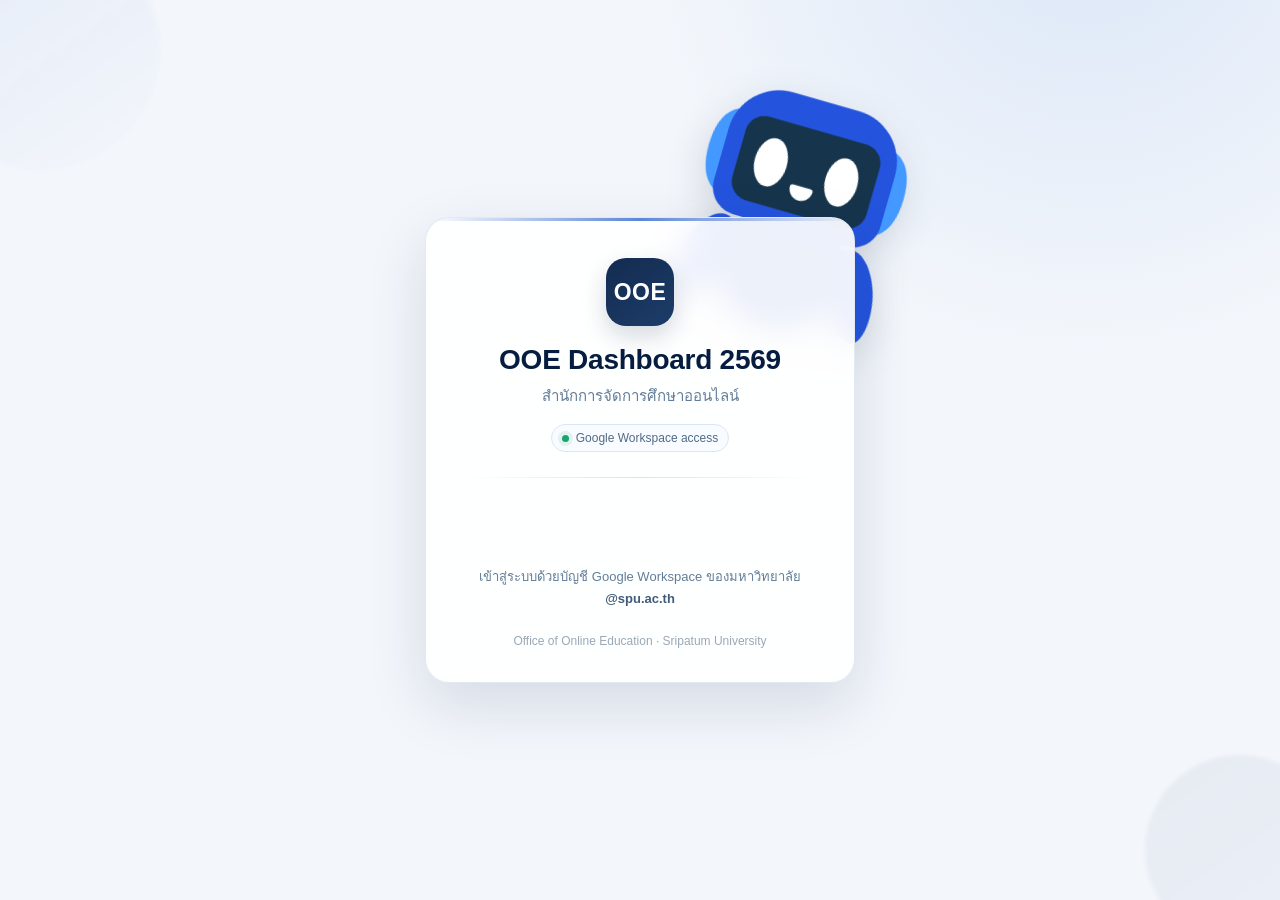
<file: index.html>
<!doctype html>
<html lang="th"><head><meta charset="utf-8"><meta name="viewport" content="width=device-width,initial-scale=1"><title>OOE GS &amp; GR Dashboard 2569</title>
<style>
:root{--navy:#102a43;--blue:#245dcc;--ink:#243b53;--muted:#627d98;--line:#d9e2ec;--bg:#f3f6fb;--green:#199c6b;--amber:#eaa018;--red:#e64256;--gray:#7b8794;--shadow:0 8px 24px rgba(16,42,67,.08)}*{box-sizing:border-box}body{margin:0;background:var(--bg);color:var(--ink);font:15px "Noto Sans Thai","Leelawadee UI",Tahoma,Arial,sans-serif}.topbar{background:#142b50;color:#fff}.topbar-inner{max-width:1500px;margin:auto;padding:23px 28px;display:flex;justify-content:space-between;align-items:flex-end;gap:20px}h1{margin:0;font-size:clamp(23px,3vw,34px);line-height:1.2}.subtitle{margin:5px 0 0;color:#d9e8f5}.source{text-align:right;color:#d9e8f5;font-size:13px;line-height:1.5}main{max-width:1500px;margin:auto;padding:22px 28px 40px}.panel{background:#fff;border:1px solid #e2e8f0;border-radius:14px;box-shadow:var(--shadow)}
button{height:42px;border:0;border-radius:9px;padding:0 18px;font:inherit;font-weight:700;cursor:pointer}.page-tabs{display:flex;gap:8px;margin-bottom:16px}.tab{min-width:112px;background:#dfe8f4;color:var(--navy);border:1px solid #c8d5e5}.tab.active{background:var(--blue);border-color:var(--blue);color:#fff}.nav-link{height:42px;display:inline-flex;align-items:center;justify-content:center;text-decoration:none;font-weight:700;cursor:pointer;border-radius:9px}.nav-link:hover{text-decoration:none;background:#cfdced}.filters{padding:18px;display:grid;grid-template-columns:minmax(170px,1fr) minmax(170px,1fr) minmax(190px,1fr) minmax(260px,1.35fr) auto;gap:12px;align-items:end}.field label{display:block;margin:0 0 6px;color:var(--muted);font-size:12px;font-weight:700}.field select,.field input{width:100%;height:42px;padding:0 12px;border:1px solid #bcccdc;border-radius:9px;background:#fff;color:var(--ink);font:inherit}.field select:focus,.field input:focus{outline:3px solid rgba(36,93,204,.14);border-color:var(--blue)}.reset{background:#e6edf8;color:var(--navy)}.refresh{background:var(--blue);color:#fff}.filter-actions{display:flex;gap:8px;align-items:end}.review-badge{display:inline-flex;border-radius:999px;padding:5px 9px;font-weight:700;white-space:nowrap}.review-badge.pass{background:#e7f7f0;color:#127a55}.review-badge.fail{background:#fdecef;color:#b4233b}.review-badge.wait{background:#eef2f6;color:#627d98}.review-badge.reviewing{background:#fff4d6;color:#9a6700}
.kpis{display:grid;grid-template-columns:repeat(4,1fr);gap:14px;margin:16px 0}.kpi{position:relative;padding:19px 22px;min-height:122px;border-left:5px solid var(--blue)}.kpi.green{border-color:var(--green)}.kpi.amber{border-color:var(--amber)}.kpi.red{border-color:var(--red)}.kpi::after{content:"";position:absolute;right:22px;top:27px;width:11px;height:11px;border-radius:50%;background:var(--blue)}.kpi.green::after{background:var(--green)}.kpi.amber::after{background:var(--amber)}.kpi.red::after{background:var(--red)}.kpi-label{font-size:13px;color:var(--muted)}.kpi-value{font-size:34px;font-weight:800;line-height:1.25;margin:7px 0 4px;color:#071d40}.kpi-note{font-size:12px;color:var(--muted)}
.charts-grid{display:grid;grid-template-columns:minmax(0,2fr) minmax(320px,.8fr);gap:16px;margin-bottom:16px;align-items:start}.chart-panel{padding:22px}.section-head{display:flex;justify-content:space-between;gap:18px;align-items:flex-start;margin-bottom:20px}.section-head h2,.table-tools h2{margin:0;color:#071d40;font-size:20px}.section-head p,.table-tools p{margin:5px 0 0;color:var(--muted);font-size:12px}.legend{display:flex;gap:14px;flex-wrap:wrap;font-size:12px;color:var(--muted)}.legend span{display:flex;align-items:center;gap:6px}.dot{width:10px;height:10px;border-radius:50%}.dot.green{background:var(--green)}.dot.amber{background:var(--amber)}.dot.red{background:var(--red)}.dot.gray{background:var(--gray)}.chart{display:flex;flex-direction:column;gap:13px}.chart-row{display:grid;grid-template-columns:minmax(190px,290px) 1fr 78px;gap:12px;align-items:center}.faculty{text-align:right;font-size:13px;line-height:1.25}.track{height:30px;background:#edf2f7;border-radius:7px;display:flex;overflow:hidden}.seg{height:100%;display:flex;align-items:center;justify-content:center;color:#fff;font-size:13px;font-weight:800}.seg.green{background:var(--green)}.seg.amber{background:var(--amber)}.seg.red{background:var(--red)}.seg.gray{background:var(--gray)}.seg span{padding:0 5px}.total{font-weight:800;color:#071d40;white-space:nowrap}.empty{padding:28px;text-align:center;color:var(--muted);background:#f7fafc;border-radius:10px}.donut-body{display:grid;grid-template-columns:180px 1fr;align-items:center;gap:22px;min-height:250px}.donut{width:180px;height:180px;border-radius:50%;display:grid;place-items:center;background:#e8eef5}.donut::before{content:"";width:112px;height:112px;border-radius:50%;background:#fff;box-shadow:0 0 0 1px rgba(16,42,67,.04)}.donut-center{position:absolute;text-align:center;color:#071d40}.donut-wrap{position:relative;width:180px;height:180px;display:grid;place-items:center}.donut-number{display:block;font-size:28px;font-weight:800;line-height:1.1}.donut-label{display:block;margin-top:4px;color:var(--muted);font-size:12px}.donut-list{display:flex;flex-direction:column;gap:13px}.donut-item{display:grid;grid-template-columns:12px 1fr auto;align-items:center;gap:8px;color:var(--muted);font-size:13px}.donut-item strong{color:#071d40;white-space:nowrap}.donut-item .dot{border-radius:50%}.source-qr{margin-top:20px;padding-top:19px;border-top:1px solid var(--line);display:grid;grid-template-columns:118px 1fr;gap:16px;align-items:center}.source-qr img{display:block;width:118px;height:118px;padding:6px;border:1px solid #dce4ee;border-radius:10px;background:#fff}.source-qr h3{margin:0 0 5px;color:#071d40;font-size:16px}.source-qr p{margin:0;color:var(--muted);font-size:13px;line-height:1.55}
.table-panel{overflow:hidden}.table-tools{padding:19px 22px;border-bottom:1px solid var(--line);display:flex;justify-content:space-between;align-items:center;gap:14px}.count{color:var(--muted);font-size:13px}.table-wrap{overflow:auto;max-height:650px}table{width:100%;min-width:1180px;border-collapse:separate;border-spacing:0}thead th{position:sticky;top:0;z-index:2;padding:12px 14px;background:#edf2f8;border-bottom:1px solid #cbd5e1;text-align:left;color:#44546a;font-size:12px;white-space:nowrap}tbody td{padding:13px 14px;border-bottom:1px solid #edf2f7;vertical-align:middle;font-size:13px;max-width:300px}tbody tr:hover{background:#f7fbff}.num{text-align:right;font-variant-numeric:tabular-nums}.nowrap{white-space:nowrap}.course{font-weight:800;color:#14345f}a{color:var(--blue);text-decoration:none;font-weight:800}a:hover{text-decoration:underline}.badge{display:inline-flex;border-radius:999px;padding:5px 10px;color:#fff;font-weight:700;white-space:nowrap}.badge.green{background:var(--green)}.badge.amber{background:#c77a00}.badge.red{background:var(--red)}.badge.gray{background:var(--gray)}.pager{padding:14px 18px;display:flex;justify-content:space-between;align-items:center;border-top:1px solid var(--line)}.pager-controls{display:flex;gap:8px}.pager button{height:34px;padding:0 12px;background:#e6edf8;color:var(--navy)}.pager button:disabled{opacity:.45;cursor:not-allowed}.note{margin:13px 0 0;color:var(--muted);font-size:12px}
@media(max-width:1100px){.charts-grid{grid-template-columns:1fr}.donut-body{grid-template-columns:180px minmax(220px,1fr);max-width:560px;margin:auto}.source-qr{max-width:560px;margin:20px auto 0}}@media(max-width:950px){.topbar-inner{align-items:flex-start;flex-direction:column}.source{text-align:left}.filters{grid-template-columns:repeat(2,1fr)}.kpis{grid-template-columns:repeat(2,1fr)}}@media(max-width:650px){.filter-actions{display:grid;grid-template-columns:1fr 1fr}.filter-actions button{width:100%}main{padding:16px 12px 30px}.topbar-inner{padding:18px 14px}.filters{grid-template-columns:1fr}.kpis{grid-template-columns:1fr}.chart-row{grid-template-columns:1fr}.faculty{text-align:left}.section-head,.table-tools{flex-direction:column}.page-tabs{display:grid;grid-template-columns:repeat(4,1fr)}.tab{width:100%}.donut-body{grid-template-columns:1fr;justify-items:center}.donut-list{width:100%}.source-qr{grid-template-columns:96px 1fr}.source-qr img{width:96px;height:96px}}
</style><script>document.documentElement.classList.add("auth-check");</script>
<style>
html.auth-check body{visibility:hidden}
.auth-chip{position:fixed;right:16px;bottom:16px;z-index:9999;display:flex;align-items:center;gap:10px;padding:8px 10px 8px 13px;background:rgba(255,255,255,.96);border:1px solid #d9e2ec;border-radius:999px;box-shadow:0 8px 24px rgba(16,42,67,.14);font-size:12px;color:#627d98}
.auth-chip button{height:30px;padding:0 12px;border:0;border-radius:999px;background:#e6edf8;color:#102a43;font:inherit;font-weight:700;cursor:pointer}
</style>
<script src="auth-config.js?v=20261001"></script>
<script src="auth.js?v=20261006a"></script>
<script src="audit-bridge.js"></script>
<script src="audit-api.js?v=20261006a"></script>
<script>OOEAuth.requireAuth();</script>

<style>
/* OOE dashboard micro-interactions */
.kpi{
  transition:transform .2s ease,box-shadow .2s ease,border-color .2s ease;
}
.kpi:hover{
  transform:translateY(-3px);
  box-shadow:0 14px 30px rgba(16,42,67,.13);
}
.live-indicator{
  display:inline-flex;
  align-items:center;
  gap:6px;
  margin-right:9px;
  color:#d9fbe9;
  font-weight:700;
  white-space:nowrap;
}
.live-indicator i{
  width:7px;
  height:7px;
  border-radius:50%;
  background:#32d583;
  box-shadow:0 0 0 4px rgba(50,213,131,.14);
}
.dashboard-reveal .seg{
  transform-origin:left center;
  animation:barReveal .7s cubic-bezier(.2,.75,.25,1) both;
}
@property --ooe-sweep{
  syntax:"<angle>";
  inherits:false;
  initial-value:0deg;
}
.dashboard-reveal .donut{
  -webkit-mask:conic-gradient(#000 0 var(--ooe-sweep),transparent var(--ooe-sweep) 360deg);
  mask:conic-gradient(#000 0 var(--ooe-sweep),transparent var(--ooe-sweep) 360deg);
  animation:donutReveal .85s cubic-bezier(.2,.75,.25,1) both;
}
@keyframes barReveal{
  from{transform:scaleX(0);opacity:.4}
  to{transform:scaleX(1);opacity:1}
}
@keyframes donutReveal{
  from{--ooe-sweep:0deg}
  to{--ooe-sweep:360deg}
}
@media (prefers-reduced-motion:reduce){
  .kpi,.kpi:hover{transition:none;transform:none}
  .dashboard-reveal .seg,.dashboard-reveal .donut{animation:none}
}
</style>


<style>
/* Interactive faculty chart + loading skeleton */
.chart-row[data-faculty]{
  cursor:pointer;
  border-radius:8px;
  transition:background .16s ease,transform .16s ease;
}
.chart-row[data-faculty]:hover,
.chart-row[data-faculty]:focus-visible{
  background:#f7fbff;
  transform:translateX(2px);
  outline:none;
}
.skeleton-block,.skeleton-line,.skeleton-pill,.skeleton-circle{
  position:relative;
  overflow:hidden;
  background:#e7edf4 !important;
}
.skeleton-block::after,.skeleton-line::after,.skeleton-pill::after,.skeleton-circle::after{
  content:"";
  position:absolute;
  inset:0;
  transform:translateX(-100%);
  background:linear-gradient(90deg,transparent,rgba(255,255,255,.72),transparent);
  animation:skeletonShimmer 1.15s ease-in-out infinite;
}
.skeleton-kpi{display:block;width:78px;height:38px;border-radius:8px;margin-top:6px}
.skeleton-chart-row{display:grid;grid-template-columns:minmax(190px,290px) 1fr 78px;gap:12px;align-items:center;min-height:30px}
.skeleton-line{display:block;height:14px;border-radius:7px}
.skeleton-track{height:30px;border-radius:7px}
.skeleton-pill{display:inline-block;width:64px;height:14px;border-radius:999px}
.donut.skeleton-circle{background:#e7edf4 !important}
.skeleton-legend{display:flex;flex-direction:column;gap:13px;width:100%}
.skeleton-legend .skeleton-line:nth-child(1){width:92%}
.skeleton-legend .skeleton-line:nth-child(2){width:78%}
.skeleton-legend .skeleton-line:nth-child(3){width:86%}
.skeleton-table-row td{padding-top:15px;padding-bottom:15px}
.skeleton-cell{display:block;height:13px;border-radius:7px;background:#e7edf4;position:relative;overflow:hidden}
.skeleton-cell::after{
  content:"";position:absolute;inset:0;transform:translateX(-100%);
  background:linear-gradient(90deg,transparent,rgba(255,255,255,.72),transparent);
  animation:skeletonShimmer 1.15s ease-in-out infinite;
}
@keyframes skeletonShimmer{to{transform:translateX(100%)}}
@media(max-width:650px){.skeleton-chart-row{grid-template-columns:1fr}}
@media(prefers-reduced-motion:reduce){
  .chart-row[data-faculty]{transition:none}
  .skeleton-block::after,.skeleton-line::after,.skeleton-pill::after,.skeleton-circle::after,.skeleton-cell::after{animation:none}
}
</style>

</head><body>
<header class="topbar"><div class="topbar-inner"><div><h1>ความคืบหน้าการจัดทำรายวิชา GR / GS</h1><p class="subtitle">ปีการศึกษา 2569 · ภาคการศึกษา 1</p></div><div class="source">สำนักการจัดการศึกษาออนไลน์ (OOE)<br>ข้อมูลอ้างอิง ณ วันที่ 18/09/2569<br><span class="live-indicator" aria-label="สถานะออนไลน์"><i></i></span><span id="sourceDate"></span></div></div></header>
<main><nav class="page-tabs" aria-label="เลือกหน้าประเภทรายวิชา"><button class="tab" data-type="GR" type="button">หน้า GR</button><button class="tab" data-type="GS" type="button">หน้า GS</button><a class="tab nav-link" href="ai-tutor.html">AI Tutor</a><a class="tab nav-link" href="podcast.html">Podcast</a><a class="tab nav-link" data-reviewer-only hidden href="audit-review.html">หลังบ้านทีมตรวจ</a></nav>
<section class="panel filters"><div class="field"><label for="facultyFilter">คณะ / วิทยาลัย</label><select id="facultyFilter"><option value="">ทั้งหมด</option></select></div><div class="field"><label for="statusFilter">ความคืบหน้า</label><select id="statusFilter"><option value="">ทั้งหมด</option></select></div><div class="field"><label for="reviewFilter">ผลตรวจรายวิชา</label><select id="reviewFilter"><option value="">ทั้งหมด</option></select></div><div class="field"><label for="searchBox">ค้นหารหัสวิชาหรือรหัสรายวิชาในระบบ</label><input id="searchBox" type="search" placeholder="เช่น ICT401 หรือ 691GS..."></div><div class="filter-actions"><button class="refresh" id="refreshBtn" type="button">อัปเดตข้อมูล</button><button class="reset" id="resetBtn" type="button">ล้างตัวกรอง</button></div></section>
<section class="kpis"><article class="panel kpi"><div class="kpi-label">รายวิชาทั้งหมด</div><div class="kpi-value" id="totalKpi">0</div><div class="kpi-note" id="totalNote"></div></article><article class="panel kpi green"><div class="kpi-label">ผ่าน</div><div class="kpi-value" id="passKpi">0</div><div class="kpi-note" id="passNote"></div></article><article class="panel kpi amber"><div class="kpi-label">ไม่ผ่านเกณฑ์</div><div class="kpi-value" id="reviewingKpi">0</div><div class="kpi-note" id="reviewingNote"></div></article><article class="panel kpi red"><div class="kpi-label">ไม่มีเนื้อหา</div><div class="kpi-value" id="failKpi">0</div><div class="kpi-note" id="failNote"></div></article></section>
<section class="charts-grid"><article class="panel chart-panel"><div class="section-head"><div><h2 id="chartTitle"></h2><p>แสดงผลล่าสุดจาก SPU Learning Auditor ร่วมกับข้อมูลรายวิชาเดิม</p></div><div class="legend"><span><i class="dot green"></i>ผ่าน</span><span><i class="dot amber"></i>มีเนื้อหา</span><span><i class="dot red"></i>ไม่มีเนื้อหา</span></div></div><div class="chart" id="facultyChart"></div></article><article class="panel chart-panel"><div class="section-head"><div><h2 id="donutTitle">สัดส่วนผลตรวจรายวิชา</h2><p>คำนวณตามตัวกรองที่เลือก</p></div></div><div class="donut-body"><div class="donut-wrap"><div class="donut" id="donutChart"></div><div class="donut-center"><span class="donut-number" id="donutTotal">0</span><span class="donut-label">รายวิชา</span></div></div><div class="donut-list" id="donutLegend"></div></div><div class="source-qr"><img src="[data-uri]" alt="QR Code สำหรับเปิดข้อมูลออนไลน์"><div><h3>ข้อมูลออนไลน์จาก Google Sheets</h3><p>สแกน QR Code เพื่อเปิดข้อมูลที่เผยแพร่สำหรับ Dashboard โดยตรง</p></div></div></article></section>
<section class="panel table-panel"><div class="table-tools"><div><h2 id="detailTitle"></h2><p>รายวิชาใน d-Learning / i-Learning · ผลตรวจล่าสุดจาก SPU Learning Auditor</p></div><div class="count" id="resultCount"></div></div><div class="table-wrap"><table><thead><tr><th>ลำดับ</th><th>รหัสวิชา</th><th>หน่วยกิต</th><th>รหัสรายวิชาในระบบ</th><th>คณะ / วิทยาลัย</th><th>อาจารย์ผู้สอน</th><th>ภาคเรียน</th><th>ความคืบหน้า</th><th>ผลตรวจรายวิชา</th><th>หมายเหตุ</th><th>รายวิชา</th><th>หลักฐานการตรวจ</th></tr></thead><tbody id="courseRows"></tbody></table></div><div class="pager"><div class="count" id="pageInfo"></div><div class="pager-controls"><button id="prevBtn" type="button">ก่อนหน้า</button><button id="nextBtn" type="button">ถัดไป</button></div></div></section><p class="note">ข้อมูล GR, GS และผลตรวจ SPU Learning Auditor แสดงร่วมกันใน Dashboard เดียว · ตัวเลขทั้งหมดเป็นจำนวนรายวิชา</p></main>

<script>
const CSV_URL='https://docs.google.com/spreadsheets/d/e/2PACX-1vSrdzF0uLqoeVFjT2Dovsl3l82J7PdBgnTk2g_0VZTSMsZyceTrOgUn4l-JLixxY34FVqxzhMhqUQNP/pub?gid=131857057&single=true&output=csv';
let DATA=[];
let dashboardRevealDone=false;
function revealDashboardOnce(){
  if(dashboardRevealDone)return;
  dashboardRevealDone=true;
  document.body.classList.add('dashboard-reveal');
  window.setTimeout(()=>document.body.classList.remove('dashboard-reveal'),950);
}
const STATUS={
  good:'เนื้อหาและองค์ประกอบมากกว่า 50%',
  low:'เนื้อหาและองค์ประกอบน้อยกว่า 50%',
  none:'ไม่มีเนื้อหา'
};
const REVIEW={
  pass:'ผ่าน',
  reviewing:'ไม่ผ่านเกณฑ์',
  fail:'ไม่มีเนื้อหา'
};
const PAGE_SIZE=20;
let currentPage=1;
let activeType=location.hash.replace('#','').toUpperCase()==='GS'?'GS':'GR';

const $=id=>document.getElementById(id);
document.querySelectorAll('.legend span').forEach(item=>{if(item.textContent.trim()==='มีเนื้อหา')item.lastChild.textContent='ไม่ผ่านเกณฑ์';});
const esc=v=>String(v??'').replace(/[&<>"']/g,c=>({'&':'&amp;','<':'&lt;','>':'&gt;','"':'&quot;',"'":'&#39;'}[c]));

function showLoadingSkeleton(){
  document.querySelectorAll('.kpi-value').forEach(el=>{
    el.innerHTML='<span class="skeleton-block skeleton-kpi" aria-hidden="true"></span>';
  });
  $('facultyChart').innerHTML=Array.from({length:6},(_,i)=>`
    <div class="skeleton-chart-row" aria-hidden="true">
      <span class="skeleton-line" style="width:${72-(i%3)*9}%"></span>
      <span class="skeleton-block skeleton-track"></span>
      <span class="skeleton-pill"></span>
    </div>`).join('');
  $('donutChart').classList.add('skeleton-circle');
  $('donutChart').style.background='';
  $('donutTotal').textContent='';
  $('donutLegend').innerHTML='<div class="skeleton-legend" aria-hidden="true"><span class="skeleton-line"></span><span class="skeleton-line"></span><span class="skeleton-line"></span></div>';
  const cols=document.querySelectorAll('thead th').length||8;
  $('courseRows').innerHTML=Array.from({length:6},()=>`<tr class="skeleton-table-row" aria-hidden="true">${Array.from({length:cols},(_,i)=>`<td><span class="skeleton-cell" style="width:${55+(i%4)*10}%"></span></td>`).join('')}</tr>`).join('');
  $('resultCount').innerHTML='<span class="skeleton-pill" aria-hidden="true"></span>';
  $('pageInfo').textContent='กำลังโหลดข้อมูล...';
}
function clearLoadingSkeleton(){
  $('donutChart').classList.remove('skeleton-circle');
}
function selectFacultyFromChart(faculty){
  const select=$('facultyFilter');
  if(!select||![...select.options].some(o=>o.value===faculty))return;
  select.value=faculty;
  currentPage=1;
  render();
}
function bindFacultyChartFilter(){
  const chart=$('facultyChart');
  if(!chart||chart.dataset.filterBound==='1')return;
  chart.dataset.filterBound='1';
  chart.addEventListener('click',e=>{
    const row=e.target.closest('.chart-row[data-faculty]');
    if(row)selectFacultyFromChart(row.dataset.faculty);
  });
  chart.addEventListener('keydown',e=>{
    if(e.key!=='Enter'&&e.key!==' ')return;
    const row=e.target.closest('.chart-row[data-faculty]');
    if(!row)return;
    e.preventDefault();
    selectFacultyFromChart(row.dataset.faculty);
  });
}

const natural=(a,b)=>String(a).localeCompare(String(b),'th',{numeric:true,sensitivity:'base'});
const typeRows=()=>DATA.filter(d=>d['ประเภท']===activeType);
const unique=(rows,key)=>[...new Set(rows.map(d=>d[key]).filter(Boolean))].sort(natural);
const count=(rows,value)=>rows.filter(d=>d['ความคืบหน้าการทำ']===value).length;
const pendingCount=rows=>rows.filter(d=>!String(d['ความคืบหน้าการทำ']||'').trim()).length;
const soloSpecialInstructor=row=>{
  const type=String(row.teacherType||'').replace(/\s+/g,' ').trim();
  const declared=Number(String(row.teacherCount||'').replace(/,/g,''));
  const instructors=String(row.instructors||'').split(/[,;|\n]+/).map(value=>value.trim()).filter(Boolean);
  const teacherCount=Number.isFinite(declared)&&declared>0?declared:instructors.length;
  return teacherCount===1&&/^อาจารย์พิเศษ(?:\s*\([^)]*\))?$/.test(type);
};

function parseCSV(text){
  const rows=[];
  let row=[],cell='',inQuotes=false;
  for(let i=0;i<text.length;i++){
    const ch=text[i],next=text[i+1];
    if(ch==='"' && inQuotes && next==='"'){cell+='"';i++;}
    else if(ch==='"') inQuotes=!inQuotes;
    else if(ch===',' && !inQuotes){row.push(cell);cell='';}
    else if((ch==='\n'||ch==='\r') && !inQuotes){
      if(ch==='\r'&&next==='\n') i++;
      row.push(cell);
      if(row.some(v=>v!=='')) rows.push(row);
      row=[];cell='';
    } else cell+=ch;
  }
  if(cell||row.length){row.push(cell);rows.push(row);}
  if(!rows.length) return [];
  const headers=rows[0].map(h=>String(h||'').trim());
  return rows.slice(1).map(values=>{
    const obj={};
    headers.forEach((h,i)=>obj[h]=values[i]??'');
    return obj;
  });
}

function mapRow(r){
  return {
    'ประเภท':String(r.group||'').trim(),
    'คณะ':String(r.faculty||'').trim(),
    'รหัสวิชา':String(r.courseCode||'').trim(),
    'หน่วยกิต':String(r.credits||'').trim(),
    'Course Profile':String(r.courseProfile||'').trim(),
    'รูปแบบ':String(r.profileType||'').trim(),
    'วันที่สร้างรายวิชา':String(r.createdDate||'').trim(),
    'ชื่อรายวิชา':String(r.courseName||'').trim(),
    'ผู้สอน':String(r.instructors||'').trim(),
    'ประเภทผู้ปฏิบัติงาน':String(r.teacherType||'').trim(),
    'จำนวนผู้สอน':Number(String(r.teacherCount||'0').replace(/,/g,''))||0,
    'จำนวนนักศึกษา':Number(String(r.students||'0').replace(/,/g,''))||0,
    'จำนวนสัปดาห์':Number(String(r.weeks||'0').replace(/,/g,''))||0,
    'รวมเนื้อหาและกิจกรรม':Number(String(r.activities||'0').replace(/,/g,''))||0,
    'ความคืบหน้าการทำ':String(r.progress||'').trim(),
    'สถานะการตรวจสอบ':String(r.reviewStatus||'').trim(),
    'ลิงก์':String(r.courseLink||'').trim(),
    'หลักฐานการตรวจ':String(r.evidence||'').trim()
  };
}

async function loadData(){
  showLoadingSkeleton();
  $('sourceDate').textContent='กำลังโหลดข้อมูลออนไลน์...';
  $('refreshBtn').disabled=true;
  $('refreshBtn').textContent='กำลังอัปเดต...';
  try{
    const url=CSV_URL+(CSV_URL.includes('?')?'&':'?')+'_='+Date.now();
    const response=await fetch(url,{cache:'no-store'});
    if(!response.ok) throw new Error('HTTP '+response.status);
    const csv=await response.text();
    DATA=parseCSV(csv).filter(row=>!soloSpecialInstructor(row)).map(mapRow).filter(d=>d['ประเภท']==='GR'||d['ประเภท']==='GS');
    let auditRecords=[];
    if(AuditApi.enabled()){
      try{
        const payload=await AuditApi.publicResults();
        auditRecords=payload.courses||[];
      }catch(auditError){
        console.warn('โหลดผล Auditor ไม่สำเร็จ จึงใช้ผลเดิมชั่วคราว',auditError);
      }
    }
    DATA=DATA.map(d=>{
      const course={
        group:d['ประเภท'],courseCode:d['รหัสวิชา'],courseProfile:d['Course Profile'],
        courseLink:d['ลิงก์'],progress:d['ความคืบหน้าการทำ'],reviewStatus:d['สถานะการตรวจสอบ']
      };
      const audit=AuditBridge.matchRecord(course,auditRecords);
      const publicStatus=AuditBridge.publicStatus(course,audit);
      return {...d,_audit:audit,_publicStatus:publicStatus,'สถานะการตรวจสอบ':AuditBridge.LABELS[publicStatus]};
    });
    const now=new Date();
    $('sourceDate').textContent=`ดึงข้อมูลเมื่อ ${now.toLocaleDateString(localStorage.getItem("ooe-auditor-language")==="en"?"en-US":"th-TH")} ${now.toLocaleTimeString(localStorage.getItem("ooe-auditor-language")==="en"?"en-US":"th-TH",{hour:'2-digit',minute:'2-digit',second:'2-digit'})} · ${DATA.length.toLocaleString(localStorage.getItem("ooe-auditor-language")==="en"?"en-US":"th-TH")} รายวิชา · ผล Auditor ${auditRecords.length.toLocaleString(localStorage.getItem("ooe-auditor-language")==="en"?"en-US":"th-TH")} รายการ`;
    refreshFaculty();
    clearLoadingSkeleton();
    render();
    revealDashboardOnce();
  }catch(err){
    clearLoadingSkeleton();
    console.error(err);
    $('sourceDate').textContent='ไม่สามารถโหลดข้อมูลออนไลน์ได้';
    $('facultyChart').innerHTML='<div class="empty">โหลดข้อมูลจาก Google Sheets ไม่สำเร็จ กรุณาลองกด “อัปเดตข้อมูล” อีกครั้ง</div>';
    $('courseRows').innerHTML='';
    $('resultCount').textContent='โหลดข้อมูลไม่สำเร็จ';
  }finally{
    $('refreshBtn').disabled=false;
    $('refreshBtn').textContent='อัปเดตข้อมูล';
  }
}

function addOptions(id,values){
  values.forEach(v=>{
    const o=document.createElement('option');
    o.value=v;o.textContent=v;$(id).appendChild(o);
  });
}
addOptions('statusFilter',[STATUS.good,STATUS.low,STATUS.none]);
[...$('statusFilter').options].forEach(o=>{
  if(o.value===STATUS.good) o.textContent='เนื้อหาและองค์ประกอบมากกว่า 50%';
  if(o.value===STATUS.low) o.textContent='เนื้อหาและองค์ประกอบน้อยกว่า 50%';
});
addOptions('reviewFilter',[REVIEW.pass,REVIEW.reviewing,REVIEW.fail]);

function refreshFaculty(){
  const old=$('facultyFilter').value;
  $('facultyFilter').innerHTML='<option value="">ทั้งหมด</option>';
  addOptions('facultyFilter',unique(typeRows(),'คณะ'));
  if([...$('facultyFilter').options].some(o=>o.value===old)) $('facultyFilter').value=old;
}

function filtered(){
  const f=$('facultyFilter').value;
  const s=$('statusFilter').value;
  const r=$('reviewFilter').value;
  const q=$('searchBox').value.trim().toLowerCase();
  return typeRows().filter(d=>
    (!f||d['คณะ']===f)&&
    (!s||d['ความคืบหน้าการทำ']===s)&&
    (!r||d['สถานะการตรวจสอบ']===r)&&
    (!q||['รหัสวิชา','หน่วยกิต','Course Profile','ชื่อรายวิชา','คณะ','ผู้สอน'].some(k=>String(d[k]||'').toLowerCase().includes(q)))
  );
}

function setKpis(rows){
  const total=rows.length,all=typeRows().length;
  const pass=rows.filter(d=>d['สถานะการตรวจสอบ']===REVIEW.pass).length;
  const reviewing=rows.filter(d=>d['สถานะการตรวจสอบ']===REVIEW.reviewing).length;
  const fail=rows.filter(d=>d['สถานะการตรวจสอบ']===REVIEW.fail).length;

  $('totalKpi').textContent=total.toLocaleString(localStorage.getItem("ooe-auditor-language")==="en"?"en-US":"th-TH");
  $('passKpi').textContent=pass.toLocaleString(localStorage.getItem("ooe-auditor-language")==="en"?"en-US":"th-TH");
  $('reviewingKpi').textContent=reviewing.toLocaleString(localStorage.getItem("ooe-auditor-language")==="en"?"en-US":"th-TH");
  $('failKpi').textContent=fail.toLocaleString(localStorage.getItem("ooe-auditor-language")==="en"?"en-US":"th-TH");

  $('totalNote').textContent=`จากทั้งหมด ${all.toLocaleString(localStorage.getItem("ooe-auditor-language")==="en"?"en-US":"th-TH")} รายวิชาในหน้า ${activeType}`;
  $('passNote').textContent=`${pass.toLocaleString(localStorage.getItem("ooe-auditor-language")==="en"?"en-US":"th-TH")} จาก ${total.toLocaleString(localStorage.getItem("ooe-auditor-language")==="en"?"en-US":"th-TH")} รายวิชาที่แสดง`;
  $('reviewingNote').textContent=`${reviewing.toLocaleString(localStorage.getItem("ooe-auditor-language")==="en"?"en-US":"th-TH")} จาก ${total.toLocaleString(localStorage.getItem("ooe-auditor-language")==="en"?"en-US":"th-TH")} รายวิชาที่แสดง`;
  $('failNote').textContent=`${fail.toLocaleString(localStorage.getItem("ooe-auditor-language")==="en"?"en-US":"th-TH")} จาก ${total.toLocaleString(localStorage.getItem("ooe-auditor-language")==="en"?"en-US":"th-TH")} รายวิชาที่แสดง`;
}

function renderChart(rows){
  const groups={};
  rows.forEach(d=>{
    const f=d['คณะ']||'ไม่ระบุคณะ';
    groups[f]??={pass:0,content:0,none:0,total:0};
    groups[f].total++;
    if(d._publicStatus==='pass')groups[f].pass++;
    else if(d._publicStatus==='has_content')groups[f].content++;
    else if(d._publicStatus==='no_content')groups[f].none++;
  });

  const list=Object.entries(groups)
    .filter(([,v])=>v.total>0)
    .sort((a,b)=>b[1].total-a[1].total||natural(a[0],b[0]));

  const max=Math.max(1,...list.map(([,v])=>v.total));

  $('facultyChart').innerHTML=list.length?list.map(([f,v])=>{
    const seg=(n,c)=>n?`<div class="seg ${c}" style="width:${n/v.total*100}%"><span>${n}</span></div>`:'';
    return `<div class="chart-row" data-faculty="${esc(f)}" role="button" tabindex="0" title="คลิกเพื่อกรองตามคณะนี้">
      <div class="faculty">${esc(f)} <span style="color:var(--muted)">(${v.total} วิชา)</span></div>
      <div class="track" style="width:${v.total/max*100}%">${seg(v.pass,'green')}${seg(v.content,'amber')}${seg(v.none,'red')}</div>
      <div class="total">${v.pass}/${v.total}</div>
    </div>`;
  }).join(''):'<div class="empty">ไม่พบรายวิชาตามตัวกรองนี้</div>';
}

function renderDonut(rows){
  const total=rows.length;
  const good=rows.filter(d=>d._publicStatus==='pass').length;
  const low=rows.filter(d=>d._publicStatus==='has_content').length;
  const none=rows.filter(d=>d._publicStatus==='no_content').length;
  const gp=total?good/total*100:0,lp=total?low/total*100:0,np=total?none/total*100:0;
  $('donutChart').style.background=total
    ?`conic-gradient(var(--green) 0 ${gp}%,var(--amber) ${gp}% ${gp+lp}%,var(--red) ${gp+lp}% 100%)`
    :'#e8eef5';
  $('donutTotal').textContent=total.toLocaleString(localStorage.getItem("ooe-auditor-language")==="en"?"en-US":"th-TH");
  const item=(label,n,p,cls)=>`<div class="donut-item"><i class="dot ${cls}"></i><span>${label}</span><strong>${n.toLocaleString(localStorage.getItem("ooe-auditor-language")==="en"?"en-US":"th-TH")} วิชา (${p.toFixed(1)}%)</strong></div>`;
  $('donutLegend').innerHTML=
    item('ผ่าน',good,gp,'green')+
    item('ไม่ผ่านเกณฑ์',low,lp,'amber')+
    item('ไม่มีเนื้อหา',none,np,'red');
}

const td=(v,c='')=>`<td class="${c}">${esc(v)}</td>`;

function badge(s){
  if(s===STATUS.good) return '<span class="badge green">เนื้อหาและองค์ประกอบมากกว่า 50%</span>';
  if(s===STATUS.low) return '<span class="badge amber">เนื้อหาและองค์ประกอบน้อยกว่า 50%</span>';
  if(s===STATUS.none) return '<span class="badge red">ไม่มีเนื้อหา</span>';
  return '<span class="badge gray">รอข้อมูล</span>';
}

function reviewBadge(s){
  if(s===REVIEW.pass) return '<span class="review-badge pass">ผ่าน</span>';
  if(s===REVIEW.reviewing) return '<span class="review-badge reviewing">ไม่ผ่านเกณฑ์</span>';
  if(s===REVIEW.fail) return '<span class="review-badge fail">ไม่มีเนื้อหา</span>';
  return '<span class="review-badge wait">—</span>';
}

function note(s){
  if(s===STATUS.none) return 'ไม่พบเนื้อหาในรายวิชา';
  if(s===STATUS.low) return 'ควรเพิ่มเนื้อหา';
  if(!s) return 'รอข้อมูลความคืบหน้า';
  return '—';
}

function renderTable(rows){
  const pages=Math.max(1,Math.ceil(rows.length/PAGE_SIZE));
  currentPage=Math.min(currentPage,pages);
  const start=(currentPage-1)*PAGE_SIZE;
  const pageRows=rows.slice(start,start+PAGE_SIZE);
  $('courseRows').innerHTML=pageRows.map((d,i)=>{
    const evidence=d._audit
      ?`<a href="audit-evidence.html?courseId=${encodeURIComponent(d._audit.courseId||'')}" target="_blank" rel="noopener">ดูผลตรวจ ↗</a>`
      :(d['หลักฐานการตรวจ']?`<a href="${esc(d['หลักฐานการตรวจ'])}" target="_blank" rel="noopener">ดูหลักฐาน ↗</a>`:'—');
    return `<tr>
    ${td(start+i+1,'num')}
    ${td(d['รหัสวิชา'],'course nowrap')}
    ${td(d['หน่วยกิต']||'—','nowrap')}
    ${td(d['Course Profile'],'nowrap')}
    ${td(d['คณะ'])}
    ${td(d['ผู้สอน']||'—')}
    ${td('1/2569','nowrap')}
    <td>${badge(d['ความคืบหน้าการทำ'])}</td>
    <td>${reviewBadge(d['สถานะการตรวจสอบ'])}</td>
    ${td(note(d['ความคืบหน้าการทำ']))}
    <td>${d['ลิงก์']?`<a href="${esc(d['ลิงก์'])}" target="_blank" rel="noopener">เปิด ↗</a>`:'—'}</td>
    <td>${evidence}</td>
  </tr>`;
  }).join('');
  $('resultCount').textContent=`แสดง ${rows.length.toLocaleString(localStorage.getItem("ooe-auditor-language")==="en"?"en-US":"th-TH")} จาก ${typeRows().length.toLocaleString(localStorage.getItem("ooe-auditor-language")==="en"?"en-US":"th-TH")} วิชา`;
  $('pageInfo').textContent=rows.length?`แสดง ${start+1}–${Math.min(start+PAGE_SIZE,rows.length)} จาก ${rows.length} รายวิชา`:'ไม่พบข้อมูล';
  $('prevBtn').disabled=currentPage===1;
  $('nextBtn').disabled=currentPage===pages;
}

function render(reset=true){
  if(reset) currentPage=1;
  document.querySelectorAll('.tab').forEach(b=>b.classList.toggle('active',b.dataset.type===activeType));
  $('chartTitle').textContent=`ผลการตรวจแยกตามคณะ — ${activeType}`;
  $('donutTitle').textContent=`สัดส่วนผลตรวจรายวิชา — ${activeType}`;
  $('detailTitle').textContent=`รายละเอียดรายวิชา ${activeType}`;
  const rows=filtered();
  setKpis(rows);
  renderChart(rows);
  renderDonut(rows);
  renderTable(rows);
}

document.querySelectorAll('.tab').forEach(b=>b.addEventListener('click',()=>{
  if(activeType===b.dataset.type) return;
  activeType=b.dataset.type;
  location.hash=activeType;
  $('facultyFilter').value='';
  $('statusFilter').value='';
  $('reviewFilter').value='';
  $('searchBox').value='';
  refreshFaculty();
  render();
}));

window.addEventListener('hashchange',()=>{
  const t=location.hash.replace('#','').toUpperCase();
  if((t==='GR'||t==='GS')&&t!==activeType){
    activeType=t;
    refreshFaculty();
    render();
  }
});

['facultyFilter','statusFilter','reviewFilter'].forEach(id=>$(id).addEventListener('change',()=>render()));
$('searchBox').addEventListener('input',()=>render());
$('resetBtn').addEventListener('click',()=>{
  ['facultyFilter','statusFilter','reviewFilter'].forEach(id=>$(id).value='');
  $('searchBox').value='';
  render();
});
$('refreshBtn').addEventListener('click',()=>loadData());
$('prevBtn').addEventListener('click',()=>{currentPage--;render(false)});
$('nextBtn').addEventListener('click',()=>{currentPage++;render(false)});

bindFacultyChartFilter();
loadData();
</script><script src="ui-i18n.js?v=20261016c"></script><script>window.addEventListener("ooe:languagechange",()=>{if(typeof render==="function")render(false);});</script><div class="auth-chip" aria-label="บัญชีผู้ใช้"><span id="authUserEmail"></span><button type="button" onclick="OOEAuth.logout()">ออกจากระบบ</button></div>
</body></html>
</file>
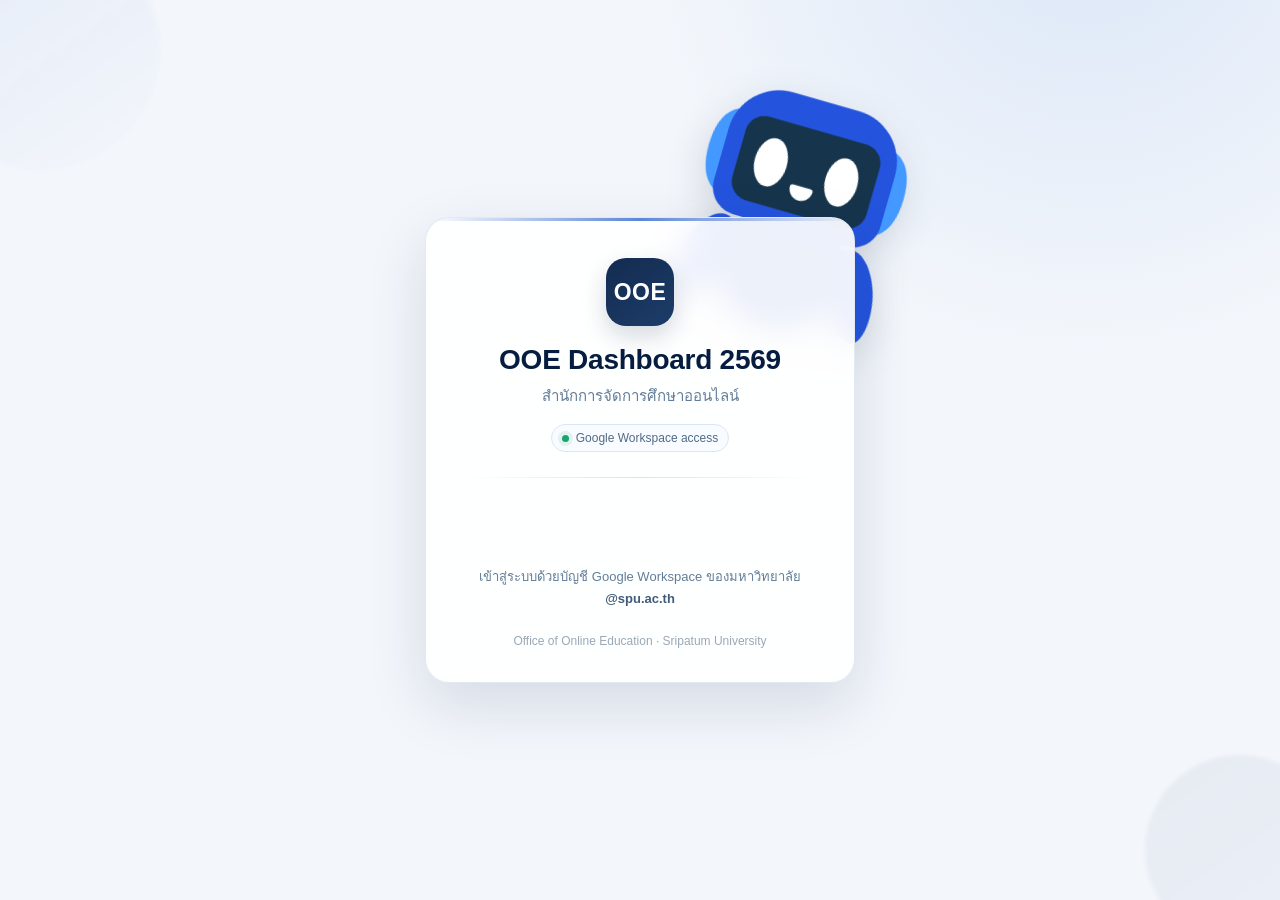
<file: ai-tutor.html>
<!doctype html>
<html lang="th">
<head>
<meta charset="utf-8"><meta name="viewport" content="width=device-width,initial-scale=1">
<title>OOE AI Tutor Dashboard 2569</title>
<style>
:root{--navy:#102a43;--blue:#245dcc;--ink:#243b53;--muted:#627d98;--line:#d9e2ec;--bg:#f3f6fb;--green:#199c6b;--amber:#eaa018;--red:#e64256;--gray:#7b8794;--shadow:0 8px 24px rgba(16,42,67,.08)}
*{box-sizing:border-box}body{margin:0;background:var(--bg);color:var(--ink);font:15px "Noto Sans Thai","Leelawadee UI",Tahoma,Arial,sans-serif}
.topbar{background:#142b50;color:#fff}.topbar-inner{max-width:1500px;margin:auto;padding:23px 28px;display:flex;justify-content:space-between;align-items:flex-end;gap:20px}
h1{margin:0;font-size:clamp(23px,3vw,34px)}.subtitle{margin:5px 0 0;color:#d9e8f5}.source{text-align:right;color:#d9e8f5;font-size:13px;line-height:1.5}
main{max-width:1500px;margin:auto;padding:22px 28px 40px}.panel{background:#fff;border:1px solid #e2e8f0;border-radius:14px;box-shadow:var(--shadow)}
.page-tabs{display:flex;gap:8px;margin-bottom:16px;flex-wrap:wrap}.tab{min-width:112px;height:42px;background:#dfe8f4;color:var(--navy);border:1px solid #c8d5e5;border-radius:9px;padding:0 18px;font:inherit;font-weight:700;display:inline-flex;align-items:center;justify-content:center;text-decoration:none}
.tab:hover{text-decoration:none;background:#cfdced}.tab.active{background:var(--blue);border-color:var(--blue);color:#fff}
.filters{padding:18px;display:grid;grid-template-columns:minmax(170px,1fr) minmax(150px,.8fr) minmax(170px,1fr) minmax(260px,1.35fr) auto;gap:12px;align-items:end}
.field label{display:block;margin:0 0 6px;color:var(--muted);font-size:12px;font-weight:700}.field select,.field input{width:100%;height:42px;padding:0 12px;border:1px solid #bcccdc;border-radius:9px;background:#fff;color:var(--ink);font:inherit}
button{height:42px;border:0;border-radius:9px;padding:0 18px;font:inherit;font-weight:700;cursor:pointer}.refresh{background:var(--blue);color:#fff}.reset{background:#e6edf8;color:var(--navy)}.filter-actions{display:flex;gap:8px}
.kpis{display:grid;grid-template-columns:repeat(3,1fr);gap:14px;margin:16px 0}.kpi{position:relative;padding:19px 22px;min-height:122px;border-left:5px solid var(--blue)}.kpi.green{border-color:var(--green)}.kpi.amber{border-color:var(--amber)}.kpi.red{border-color:var(--red)}.kpi.gray{border-color:var(--gray)}.kpi-label{font-size:13px;color:var(--muted)}.kpi-value{font-size:34px;font-weight:800;line-height:1.25;margin:7px 0 4px;color:#071d40}.kpi-note{font-size:12px;color:var(--muted)}
.charts-grid{display:grid;grid-template-columns:minmax(0,2fr) minmax(320px,.8fr);gap:16px;margin-bottom:16px;align-items:start}.chart-panel{padding:22px}.section-head{display:flex;justify-content:space-between;gap:18px;align-items:flex-start;margin-bottom:20px}.section-head h2,.table-tools h2{margin:0;color:#071d40;font-size:20px}.section-head p,.table-tools p{margin:5px 0 0;color:var(--muted);font-size:12px}
.legend{display:flex;gap:14px;flex-wrap:wrap;font-size:12px;color:var(--muted)}.legend span{display:flex;align-items:center;gap:6px}.dot{width:10px;height:10px;border-radius:50%}.dot.green{background:var(--green)}.dot.amber{background:var(--amber)}.dot.red{background:var(--red)}.dot.gray{background:var(--gray)}
.chart{display:flex;flex-direction:column;gap:13px}.chart-row{display:grid;grid-template-columns:minmax(190px,290px) 1fr 78px;gap:12px;align-items:center}.faculty{text-align:right;font-size:13px;line-height:1.25}.track{height:30px;background:#edf2f7;border-radius:7px;display:flex;overflow:hidden}.seg{height:100%;display:flex;align-items:center;justify-content:center;color:#fff;font-size:13px;font-weight:800}.seg.green{background:var(--green)}.seg.amber{background:var(--amber)}.seg.red{background:var(--red)}.seg.gray{background:var(--gray)}.total{font-weight:800;color:#071d40;white-space:nowrap}
.donut-body{display:grid;grid-template-columns:180px 1fr;align-items:center;gap:22px;min-height:250px}.donut{width:180px;height:180px;border-radius:50%;display:grid;place-items:center;background:#e8eef5}.donut::before{content:"";width:112px;height:112px;border-radius:50%;background:#fff}.donut-center{position:absolute;text-align:center;color:#071d40}.donut-wrap{position:relative;width:180px;height:180px;display:grid;place-items:center}.donut-number{display:block;font-size:28px;font-weight:800}.donut-label{display:block;margin-top:4px;color:var(--muted);font-size:12px}.donut-list{display:flex;flex-direction:column;gap:13px}.donut-item{display:grid;grid-template-columns:12px 1fr auto;gap:8px;align-items:center;color:var(--muted);font-size:13px}.donut-item strong{color:#071d40}
.table-panel{overflow:hidden}.table-tools{padding:19px 22px;border-bottom:1px solid var(--line);display:flex;justify-content:space-between;align-items:center;gap:14px}.count{color:var(--muted);font-size:13px}.table-wrap{overflow:auto;max-height:650px}table{width:100%;min-width:1250px;border-collapse:separate;border-spacing:0}thead th{position:sticky;top:0;z-index:2;padding:12px 14px;background:#edf2f8;border-bottom:1px solid #cbd5e1;text-align:left;color:#44546a;font-size:12px;white-space:nowrap}tbody td{padding:13px 14px;border-bottom:1px solid #edf2f7;vertical-align:middle;font-size:13px;max-width:320px}tbody tr:hover{background:#f7fbff}.num{text-align:right}.center{text-align:center}.nowrap{white-space:nowrap}.course{font-weight:800;color:#14345f}a{color:var(--blue);text-decoration:none;font-weight:800}a:hover{text-decoration:underline}.badge{display:inline-flex;border-radius:999px;padding:5px 10px;color:#fff;font-weight:700;white-space:nowrap}.badge.green{background:var(--green)}.badge.amber{background:#c77a00}.badge.red{background:var(--red)}.badge.gray{background:var(--gray)}.pager{padding:14px 18px;display:flex;justify-content:space-between;align-items:center;border-top:1px solid var(--line)}.pager-controls{display:flex;gap:8px}.pager button{height:34px;padding:0 12px;background:#e6edf8;color:var(--navy)}.pager button:disabled{opacity:.45}.empty{padding:28px;text-align:center;color:var(--muted);background:#f7fafc;border-radius:10px}
.note{margin:13px 0 0;color:var(--muted);font-size:12px}
@media(max-width:1150px){.charts-grid{grid-template-columns:1fr}.kpis{grid-template-columns:repeat(2,1fr)}.filters{grid-template-columns:repeat(2,1fr)}}
@media(max-width:650px){main{padding:16px 12px 30px}.topbar-inner{padding:18px 14px;align-items:flex-start;flex-direction:column}.source{text-align:left}.filters{grid-template-columns:1fr}.kpis{grid-template-columns:1fr}.chart-row{grid-template-columns:1fr}.faculty{text-align:left}.donut-body{grid-template-columns:1fr;justify-items:center}.filter-actions{display:grid;grid-template-columns:1fr 1fr}}
</style>
<script>document.documentElement.classList.add("auth-check");</script>
<style>
html.auth-check body{visibility:hidden}
.auth-chip{position:fixed;right:16px;bottom:16px;z-index:9999;display:flex;align-items:center;gap:10px;padding:8px 10px 8px 13px;background:rgba(255,255,255,.96);border:1px solid #d9e2ec;border-radius:999px;box-shadow:0 8px 24px rgba(16,42,67,.14);font-size:12px;color:#627d98}
.auth-chip button{height:30px;padding:0 12px;border:0;border-radius:999px;background:#e6edf8;color:#102a43;font:inherit;font-weight:700;cursor:pointer}
</style>
<script src="auth-config.js"></script>
<script src="auth.js?v=20261006a"></script>
<script>OOEAuth.requireAuth();</script>

<style>
/* OOE dashboard micro-interactions */
.kpi{
  transition:transform .2s ease,box-shadow .2s ease,border-color .2s ease;
}
.kpi:hover{
  transform:translateY(-3px);
  box-shadow:0 14px 30px rgba(16,42,67,.13);
}
.live-indicator{
  display:inline-flex;
  align-items:center;
  gap:6px;
  margin-right:9px;
  color:#d9fbe9;
  font-weight:700;
  white-space:nowrap;
}
.live-indicator i{
  width:7px;
  height:7px;
  border-radius:50%;
  background:#32d583;
  box-shadow:0 0 0 4px rgba(50,213,131,.14);
}
.dashboard-reveal .seg{
  transform-origin:left center;
  animation:barReveal .7s cubic-bezier(.2,.75,.25,1) both;
}
@property --ooe-sweep{
  syntax:"<angle>";
  inherits:false;
  initial-value:0deg;
}
.dashboard-reveal .donut{
  -webkit-mask:conic-gradient(#000 0 var(--ooe-sweep),transparent var(--ooe-sweep) 360deg);
  mask:conic-gradient(#000 0 var(--ooe-sweep),transparent var(--ooe-sweep) 360deg);
  animation:donutReveal .85s cubic-bezier(.2,.75,.25,1) both;
}
@keyframes barReveal{
  from{transform:scaleX(0);opacity:.4}
  to{transform:scaleX(1);opacity:1}
}
@keyframes donutReveal{
  from{--ooe-sweep:0deg}
  to{--ooe-sweep:360deg}
}
@media (prefers-reduced-motion:reduce){
  .kpi,.kpi:hover{transition:none;transform:none}
  .dashboard-reveal .seg,.dashboard-reveal .donut{animation:none}
}
</style>


<style>
/* Interactive faculty chart + loading skeleton */
.chart-row[data-faculty]{
  cursor:pointer;
  border-radius:8px;
  transition:background .16s ease,transform .16s ease;
}
.chart-row[data-faculty]:hover,
.chart-row[data-faculty]:focus-visible{
  background:#f7fbff;
  transform:translateX(2px);
  outline:none;
}
.skeleton-block,.skeleton-line,.skeleton-pill,.skeleton-circle{
  position:relative;
  overflow:hidden;
  background:#e7edf4 !important;
}
.skeleton-block::after,.skeleton-line::after,.skeleton-pill::after,.skeleton-circle::after{
  content:"";
  position:absolute;
  inset:0;
  transform:translateX(-100%);
  background:linear-gradient(90deg,transparent,rgba(255,255,255,.72),transparent);
  animation:skeletonShimmer 1.15s ease-in-out infinite;
}
.skeleton-kpi{display:block;width:78px;height:38px;border-radius:8px;margin-top:6px}
.skeleton-chart-row{display:grid;grid-template-columns:minmax(190px,290px) 1fr 78px;gap:12px;align-items:center;min-height:30px}
.skeleton-line{display:block;height:14px;border-radius:7px}
.skeleton-track{height:30px;border-radius:7px}
.skeleton-pill{display:inline-block;width:64px;height:14px;border-radius:999px}
.donut.skeleton-circle{background:#e7edf4 !important}
.skeleton-legend{display:flex;flex-direction:column;gap:13px;width:100%}
.skeleton-legend .skeleton-line:nth-child(1){width:92%}
.skeleton-legend .skeleton-line:nth-child(2){width:78%}
.skeleton-legend .skeleton-line:nth-child(3){width:86%}
.skeleton-table-row td{padding-top:15px;padding-bottom:15px}
.skeleton-cell{display:block;height:13px;border-radius:7px;background:#e7edf4;position:relative;overflow:hidden}
.skeleton-cell::after{
  content:"";position:absolute;inset:0;transform:translateX(-100%);
  background:linear-gradient(90deg,transparent,rgba(255,255,255,.72),transparent);
  animation:skeletonShimmer 1.15s ease-in-out infinite;
}
@keyframes skeletonShimmer{to{transform:translateX(100%)}}
@media(max-width:650px){.skeleton-chart-row{grid-template-columns:1fr}}
@media(prefers-reduced-motion:reduce){
  .chart-row[data-faculty]{transition:none}
  .skeleton-block::after,.skeleton-line::after,.skeleton-pill::after,.skeleton-circle::after,.skeleton-cell::after{animation:none}
}
</style>


<style>
/* AI Tutor advice modal */
.advice-btn{
  width:36px;
  height:36px;
  display:inline-grid;
  place-items:center;
  border:1px solid #d8e7f5;
  background:#f5f9fd;
  color:#2b78c5;
  border-radius:10px;
  padding:0;
  cursor:pointer;
  transition:background .16s ease,border-color .16s ease,transform .16s ease;
}
.advice-btn:hover{
  background:#edf5fc;
  border-color:#bfd7ec;
  transform:translateY(-1px);
}
.advice-btn svg{width:18px;height:18px;display:block}
.advice-dash{color:#a5b1be}
.advice-modal{
  position:fixed;
  inset:0;
  z-index:9999;
  display:none;
  align-items:center;
  justify-content:center;
  padding:24px;
  background:rgba(16,42,67,.38);
  backdrop-filter:blur(2px);
}
.advice-modal.open{display:flex}
.advice-dialog{
  width:min(650px,100%);
  max-height:min(88vh,760px);
  overflow:auto;
  background:#fff;
  border:1px solid #e2e8f0;
  border-radius:18px;
  box-shadow:0 24px 60px rgba(16,42,67,.18);
  animation:adviceEnter .18s ease-out both;
}
.advice-head{
  display:flex;
  align-items:center;
  justify-content:space-between;
  gap:16px;
  padding:22px 24px 14px;
}
.advice-head h2{
  margin:0;
  color:#102a43;
  font-size:22px;
  letter-spacing:-.2px;
}
.advice-close{
  width:40px;
  height:40px;
  padding:0;
  display:grid;
  place-items:center;
  border:0;
  border-radius:12px;
  background:#f4f7fa;
  color:#334e68;
  cursor:pointer;
  appearance:none;
  -webkit-appearance:none;
}
.advice-close:hover{background:#ebf0f5}
.advice-close svg{width:18px;height:18px;display:block}
.advice-body{padding:0 24px 24px}
.advice-course{
  display:flex;
  align-items:flex-start;
  gap:14px;
  padding:16px 18px;
  border:1px solid #dce9f5;
  border-radius:14px;
  background:#f7fbff;
}
.advice-course-icon{
  width:42px;
  height:42px;
  flex:0 0 42px;
  display:grid;
  place-items:center;
  border-radius:10px;
  background:#e8f3ff;
  color:#2b78c5;
}
.advice-course-icon svg{
  width:22px;
  height:22px;
  display:block;
}
.advice-course-text{min-width:0}
.advice-course-text strong{
  display:block;
  color:#0f5fa8;
  font-size:17px;
  line-height:1.4;
}
.advice-course-text span{
  display:block;
  margin-top:4px;
  color:#718399;
  font-size:13px;
}
.advice-alert{
  display:grid;
  grid-template-columns:auto 1fr;
  gap:12px;
  align-items:start;
  margin-top:12px;
  padding:14px 16px;
  border-radius:14px;
  background:#fff4f5;
  border:1px solid #f2d0d5;
}
.advice-alert .icon{
  width:32px;height:32px;
  border-radius:50%;
  display:grid;
  place-items:center;
  background:#e84258;
  color:#fff;
  font-weight:800;
  font-size:17px;
}
.advice-status{font-weight:800;color:#243b53}
.advice-message{
  margin-top:5px;
  color:#334e68;
  line-height:1.65;
}
.advice-section{
  margin-top:12px;
  padding:14px 16px;
  border:1px solid #e3eaf1;
  border-radius:14px;
  background:#f6faff;
}
.advice-section h3{
  margin:0 0 8px;
  color:#163a5f;
  font-size:15px;
}
.advice-section ul{
  margin:0;
  padding-left:20px;
  color:#334e68;
  line-height:1.75;
}
.advice-foot{
  display:flex;
  justify-content:flex-end;
  padding:0 24px 22px;
}
.advice-foot button{
  border:1px solid #dde5ed;
  border-radius:9px;
  padding:8px 16px;
  background:#f7f9fb;
  color:#163a5f;
  font:inherit;
  font-weight:700;
  cursor:pointer;
}
.advice-foot button:hover{background:#eef3f7}
@keyframes adviceEnter{
  from{opacity:0;transform:translateY(6px) scale(.995)}
  to{opacity:1;transform:none}
}
@media(max-width:600px){
  .advice-modal{padding:12px}
  .advice-dialog{border-radius:15px}
  .advice-head,.advice-body,.advice-foot{padding-left:16px;padding-right:16px}
}
@media(prefers-reduced-motion:reduce){
  .advice-dialog{animation:none}
  .advice-btn{transition:none}
}
</style>

</head>
<body>
<header class="topbar"><div class="topbar-inner"><div><h1>Dashboard AI Tutor</h1><p class="subtitle">ปีการศึกษา 2569 · ภาคการศึกษา 1</p></div><div class="source">สำนักการจัดการศึกษาออนไลน์ (OOE)<br>ข้อมูลอ้างอิง ณ วันที่ 18/09/2569<br><span class="live-indicator" aria-label="สถานะออนไลน์"><i></i></span><span id="sourceDate"></span></div></div></header>
<main>
<nav class="page-tabs"><a class="tab" href="index.html#GR">หน้า GR</a><a class="tab" href="index.html#GS">หน้า GS</a><a class="tab active" href="ai-tutor.html">AI Tutor</a><a class="tab " href="podcast.html">Podcast</a></nav>
<section class="panel filters">
<div class="field"><label>คณะ / วิทยาลัย</label><select id="facultyFilter"><option value="">ทั้งหมด</option></select></div>
<div class="field"><label>ประเภทรายวิชา</label><select id="typeFilter"><option value="">ทั้งหมด</option></select></div>
<div class="field"><label>สถานะ AI Tutor</label><select id="statusFilter"><option value="">ทั้งหมด</option><option value="ทำ">ทำ</option><option value="ไม่ทำ">ไม่ทำ</option></select></div>
<div class="field"><label>ค้นหารหัสวิชาหรือรหัสรายวิชาในระบบ</label><input id="searchBox" type="search" placeholder="เช่น ICT112 หรือ 691GN..."></div>
<div class="filter-actions"><button class="refresh" id="refreshBtn">อัปเดตข้อมูล</button><button class="reset" id="resetBtn">ล้างตัวกรอง</button></div>
</section>
<section class="kpis"><article class="panel kpi "><div class="kpi-label">รายวิชาทั้งหมด</div><div class="kpi-value" id="totalKpi">0</div><div class="kpi-note" id="totalNote"></div></article><article class="panel kpi green"><div class="kpi-label">ทำ AI Tutor</div><div class="kpi-value" id="doneKpi">0</div><div class="kpi-note" id="doneNote"></div></article><article class="panel kpi red"><div class="kpi-label">ไม่ทำ AI Tutor</div><div class="kpi-value" id="notdoneKpi">0</div><div class="kpi-note" id="notdoneNote"></div></article></section>
<section class="charts-grid">
<article class="panel chart-panel"><div class="section-head"><div><h2>สถานะ AI Tutor แยกตามคณะ</h2><p>แสดงจำนวนรายวิชาที่ทำ / ไม่ทำ AI Tutor แยกตามคณะ</p></div></div><div class="chart" id="facultyChart"></div></article>
<article class="panel chart-panel"><div class="section-head"><div><h2>สัดส่วนสถานะ AI Tutor</h2><p>คำนวณตามตัวกรองที่เลือก</p></div></div><div class="donut-body"><div class="donut-wrap"><div class="donut" id="donutChart"></div><div class="donut-center"><span class="donut-number" id="donutTotal">0</span><span class="donut-label">รายวิชา</span></div></div><div class="donut-list" id="donutLegend"></div></div></article>
</section>
<section class="panel table-panel"><div class="table-tools"><div><h2>รายละเอียดรายวิชา — AI Tutor</h2><p>ข้อมูลจาก Google Sheets ที่เผยแพร่สำหรับ Dashboard</p></div><div class="count" id="resultCount"></div></div><div class="table-wrap"><table><thead><tr><th>ลำดับ</th><th>รหัสวิชา</th><th>รหัสรายวิชาในระบบ</th><th>ประเภท</th><th>คณะ / วิทยาลัย</th><th>อาจารย์ผู้สอน</th><th class="center">AI Tutor</th><th class="center">สถานะ AI Tutor</th><th class="center">คำแนะนำ</th><th>รายวิชา</th></tr></thead><tbody id="courseRows"></tbody></table></div><div class="pager"><div class="count" id="pageInfo"></div><div class="pager-controls"><button id="prevBtn">ก่อนหน้า</button><button id="nextBtn">ถัดไป</button></div></div></section>
<p class="note">ข้อมูลจะอัปเดตเมื่อเปิดหน้าเว็บหรือกด “อัปเดตข้อมูล” · ไม่มีการเผยแพร่อีเมลผู้สอนใน Dashboard</p>

<div class="advice-modal" id="aiAdviceModal" role="dialog" aria-modal="true" aria-labelledby="aiAdviceTitle">
  <div class="advice-dialog">
    <div class="advice-head">
      <h2 id="aiAdviceTitle">คำแนะนำการจัดทำ AI Tutor</h2>
      <button class="advice-close" id="aiAdviceClose" type="button" aria-label="ปิด">
        <svg viewBox="0 0 24 24" aria-hidden="true">
          <path d="M6 6l12 12M18 6L6 18" fill="none" stroke="currentColor" stroke-width="2.2" stroke-linecap="round"/>
        </svg>
      </button>
    </div>
    <div class="advice-body">
      <div class="advice-course">
        <div class="advice-course-icon" aria-hidden="true">
          <svg viewBox="0 0 24 24" fill="none">
            <rect x="5" y="6" width="14" height="11" rx="4" stroke="currentColor" stroke-width="1.8"/>
            <path d="M12 3.5V6M9 12h.01M15 12h.01M9.5 17v2.2M14.5 17v2.2M3 10.5h2M19 10.5h2" stroke="currentColor" stroke-width="1.8" stroke-linecap="round"/>
            <path d="M9.5 14.5c.7.55 1.55.8 2.5.8s1.8-.25 2.5-.8" stroke="currentColor" stroke-width="1.6" stroke-linecap="round"/>
          </svg>
        </div>
        <div class="advice-course-text">
          <strong id="aiAdviceCourse"></strong>
          <span id="aiAdviceProfile"></span>
        </div>
      </div>

      <div class="advice-alert">
        <div class="icon">!</div>
        <div>
          <div class="advice-status">สถานะ: ไม่ทำ</div>
          <div class="advice-message">ยังไม่พบการจัดทำ AI Tutor ในรายวิชานี้ กรุณาจัดทำให้เป็นไปตามเกณฑ์ที่กำหนด</div>
        </div>
      </div>

      <div class="advice-section">
        <h3>เกณฑ์การจัดทำ AI Tutor</h3>
        <ul>
          <li>AI Tutor สามารถให้คำแนะนำเนื้อหาของบทเรียนทั้งรายวิชา</li>
          <li>AI Tutor สามารถให้คำแนะนำวิธีการเรียนของรายวิชา</li>
          <li>สามารถใช้ SPU AI หรือรูปแบบอื่นตามความเหมาะสมกับลักษณะรายวิชา</li>
        </ul>
      </div>
    </div>
    <div class="advice-foot">
      <button type="button" id="aiAdviceCloseBottom">ปิด</button>
    </div>
  </div>
</div>

</main>
<script>
const CSV_URL='https://docs.google.com/spreadsheets/d/e/2PACX-1vSrdzF0uLqoeVFjT2Dovsl3l82J7PdBgnTk2g_0VZTSMsZyceTrOgUn4l-JLixxY34FVqxzhMhqUQNP/pub?gid=223035731&single=true&output=csv';
let DATA=[]; const PAGE_SIZE=20; let currentPage=1;
let dashboardRevealDone=false;
function revealDashboardOnce(){
  if(dashboardRevealDone)return;
  dashboardRevealDone=true;
  document.body.classList.add('dashboard-reveal');
  window.setTimeout(()=>document.body.classList.remove('dashboard-reveal'),950);
}
const $=id=>document.getElementById(id);
const esc=v=>String(v??'').replace(/[&<>"']/g,c=>({'&':'&amp;','<':'&lt;','>':'&gt;','"':'&quot;',"'":'&#39;'}[c]));

function showLoadingSkeleton(){
  document.querySelectorAll('.kpi-value').forEach(el=>{
    el.innerHTML='<span class="skeleton-block skeleton-kpi" aria-hidden="true"></span>';
  });
  $('facultyChart').innerHTML=Array.from({length:6},(_,i)=>`
    <div class="skeleton-chart-row" aria-hidden="true">
      <span class="skeleton-line" style="width:${72-(i%3)*9}%"></span>
      <span class="skeleton-block skeleton-track"></span>
      <span class="skeleton-pill"></span>
    </div>`).join('');
  $('donutChart').classList.add('skeleton-circle');
  $('donutChart').style.background='';
  $('donutTotal').textContent='';
  $('donutLegend').innerHTML='<div class="skeleton-legend" aria-hidden="true"><span class="skeleton-line"></span><span class="skeleton-line"></span><span class="skeleton-line"></span></div>';
  const cols=document.querySelectorAll('thead th').length||8;
  $('courseRows').innerHTML=Array.from({length:6},()=>`<tr class="skeleton-table-row" aria-hidden="true">${Array.from({length:cols},(_,i)=>`<td><span class="skeleton-cell" style="width:${55+(i%4)*10}%"></span></td>`).join('')}</tr>`).join('');
  $('resultCount').innerHTML='<span class="skeleton-pill" aria-hidden="true"></span>';
  $('pageInfo').textContent='กำลังโหลดข้อมูล...';
}
function clearLoadingSkeleton(){
  $('donutChart').classList.remove('skeleton-circle');
}
function selectFacultyFromChart(faculty){
  const select=$('facultyFilter');
  if(!select||![...select.options].some(o=>o.value===faculty))return;
  select.value=faculty;
  currentPage=1;
  render();
}
function bindFacultyChartFilter(){
  const chart=$('facultyChart');
  if(!chart||chart.dataset.filterBound==='1')return;
  chart.dataset.filterBound='1';
  chart.addEventListener('click',e=>{
    const row=e.target.closest('.chart-row[data-faculty]');
    if(row)selectFacultyFromChart(row.dataset.faculty);
  });
  chart.addEventListener('keydown',e=>{
    if(e.key!=='Enter'&&e.key!==' ')return;
    const row=e.target.closest('.chart-row[data-faculty]');
    if(!row)return;
    e.preventDefault();
    selectFacultyFromChart(row.dataset.faculty);
  });
}

const natural=(a,b)=>String(a).localeCompare(String(b),'th',{numeric:true,sensitivity:'base'});
function normalizeStatus(v){
  const s=String(v||'').trim();
  if(s==='ทำ') return 'ทำ';
  if(s==='ไม่ทำ') return 'ไม่ทำ';
  return 'รอข้อมูล';
}
function parseCSV(text){
  const rows=[];let row=[],cell='',inQuotes=false;
  for(let i=0;i<text.length;i++){const ch=text[i],next=text[i+1];
    if(ch==='"'&&inQuotes&&next==='"'){cell+='"';i++;}
    else if(ch==='"')inQuotes=!inQuotes;
    else if(ch===','&&!inQuotes){row.push(cell);cell='';}
    else if((ch==='\n'||ch==='\r')&&!inQuotes){if(ch==='\r'&&next==='\n')i++;row.push(cell);if(row.some(v=>v!==''))rows.push(row);row=[];cell='';}
    else cell+=ch;
  }
  if(cell||row.length){row.push(cell);rows.push(row);}
  if(!rows.length)return[];
  const h=rows[0].map(x=>String(x||'').trim());
  return rows.slice(1).map(v=>Object.fromEntries(h.map((k,i)=>[k,v[i]??''])));
}
function mapRow(r){return {
  faculty:String(r.faculty||'').trim(),courseType:String(r.courseType||'').trim(),courseCode:String(r.courseCode||'').trim(),
  courseProfile:String(r.courseProfile||'').trim(),profileType:String(r.profileType||'').trim(),createdDate:String(r.createdDate||'').trim(),
  courseName:String(r.courseName||'').trim(),instructors:String(r.instructors||'').trim(),teacherType:String(r.teacherType||'').trim(),
  teacherCount:String(r.teacherCount||'').trim(),students:String(r.students||'').trim(),weeks:String(r.weeks||'').trim(),
  aiTutor:String(r.aiTutor||'').trim(),aiStatus:String(r.aiStatus||'').trim(),
  podcastCount:String(r.podcastCount||'').trim(),podcastStatus:String(r.podcastStatus||'').trim(),courseLink:String(r.courseLink||'').trim()
}}
function addOptions(id,vals){vals.forEach(v=>{const o=document.createElement('option');o.value=v;o.textContent=v;$(id).appendChild(o)})}
function refillFilters(){
  const fs=[...new Set(DATA.map(d=>d.faculty).filter(Boolean))].sort(natural);
  const ts=[...new Set(DATA.map(d=>d.courseType).filter(Boolean))].sort(natural);
  $('facultyFilter').innerHTML='<option value="">ทั้งหมด</option>';addOptions('facultyFilter',fs);
  $('typeFilter').innerHTML='<option value="">ทั้งหมด</option>';addOptions('typeFilter',ts);
}
function filtered(){
  const f=$('facultyFilter').value,t=$('typeFilter').value,s=$('statusFilter').value,q=$('searchBox').value.trim().toLowerCase();
  return DATA.filter(d=>(!f||d.faculty===f)&&(!t||d.courseType===t)&&(!s||normalizeStatus(d.aiStatus)===s)&&(!q||[d.courseCode,d.courseProfile,d.courseName,d.faculty,d.instructors].some(x=>String(x||'').toLowerCase().includes(q))));
}
function setKpis(rows){const total=rows.length,all=DATA.length;const done=rows.filter(d=>normalizeStatus(d.aiStatus)==='ทำ').length;
  const notdone=rows.filter(d=>normalizeStatus(d.aiStatus)==='ไม่ทำ').length;
  $('totalKpi').textContent=total.toLocaleString(localStorage.getItem("ooe-auditor-language")==="en"?"en-US":"th-TH");
  $('doneKpi').textContent=done.toLocaleString(localStorage.getItem("ooe-auditor-language")==="en"?"en-US":"th-TH");
  $('notdoneKpi').textContent=notdone.toLocaleString(localStorage.getItem("ooe-auditor-language")==="en"?"en-US":"th-TH");
  $('totalNote').textContent=`จากทั้งหมด ${all.toLocaleString(localStorage.getItem("ooe-auditor-language")==="en"?"en-US":"th-TH")} รายวิชา`;
  $('doneNote').textContent=`${done} จาก ${total} รายวิชาที่แสดง`;
  $('notdoneNote').textContent=`${notdone} จาก ${total} รายวิชาที่แสดง`;}
function renderChart(rows){
  const groups={};
  rows.forEach(d=>{const f=d.faculty||'ไม่ระบุคณะ';groups[f]??={done:0,notdone:0,pending:0,total:0};
    groups[f].total++;
    const s=normalizeStatus(d.aiStatus);
    if(s==='ทำ') groups[f].done++;
    else if(s==='ไม่ทำ') groups[f].notdone++;
    else groups[f].pending++;});
  const list=Object.entries(groups).sort((a,b)=>b[1].total-a[1].total||natural(a[0],b[0]));
  const max=Math.max(1,...list.map(([,v])=>v.total));
  const seg=(n,c,total)=>n?`<div class="seg ${c}" style="width:${n/total*100}%"><span>${n}</span></div>`:'';
  $('facultyChart').innerHTML=list.length?list.map(([f,v])=>`<div class="chart-row" data-faculty="${esc(f)}" role="button" tabindex="0" title="คลิกเพื่อกรองตามคณะนี้"><div class="faculty">${esc(f)} (${v.total})</div><div class="track" style="width:${v.total/max*100}%">${seg(v.done,'green',v.total)}${seg(v.notdone,'red',v.total)}</div><div class="total">${v.done}/${v.total}</div></div>`).join(''):'<div class="empty">ไม่พบข้อมูลตามตัวกรอง</div>';
}
function renderDonut(rows){const total=rows.length;const item=(label,n,p,cls)=>`<div class="donut-item"><i class="dot ${cls}"></i><span>${label}</span><strong>${n} (${p.toFixed(1)}%)</strong></div>`;const done=rows.filter(d=>normalizeStatus(d.aiStatus)==='ทำ').length;
  const notdone=rows.filter(d=>normalizeStatus(d.aiStatus)==='ไม่ทำ').length;
  const pending=rows.filter(d=>normalizeStatus(d.aiStatus)==='รอข้อมูล').length;
  const dp=total?done/total*100:0,np=total?notdone/total*100:0,pp=total?pending/total*100:0;
  $('donutChart').style.background=total?`conic-gradient(var(--green) 0 ${dp}%,var(--red) ${dp}% ${dp+np}%,var(--gray) ${dp+np}% 100%)`:'#e8eef5';
  $('donutTotal').textContent=total.toLocaleString(localStorage.getItem("ooe-auditor-language")==="en"?"en-US":"th-TH");
  $('donutLegend').innerHTML=item('ทำ AI Tutor',done,dp,'green')+item('ไม่ทำ AI Tutor',notdone,np,'red');}
const td=(v,c='')=>`<td class="${c}">${esc(v)}</td>`;
function statusBadge(s){
  s=normalizeStatus(s);
  if(s==='ทำ') return '<span class="badge green">ทำ</span>';
  if(s==='ไม่ทำ') return '<span class="badge red">ไม่ทำ</span>';
  return '<span class="badge gray">รอข้อมูล</span>';
}
function adviceCell(d){
  const s=normalizeStatus(d.aiStatus);
  if(s==='ทำ') return '<span class="advice-dash">—</span>';
  if(s==='ไม่ทำ'){
    return `<button type="button" class="advice-btn" data-advice="${esc(d.courseProfile)}" aria-label="ดูคำแนะนำ" title="ดูคำแนะนำ">
      <svg viewBox="0 0 24 24" aria-hidden="true">
        <path d="M4.5 5.5c2.6-.8 4.9-.4 7 1.2v11.8c-2.1-1.6-4.4-2-7-1.2V5.5Zm15 0c-2.6-.8-4.9-.4-7 1.2v11.8c2.1-1.6 4.4-2 7-1.2V5.5Z" fill="none" stroke="currentColor" stroke-width="1.7" stroke-linejoin="round"/>
      </svg>
    </button>`;
  }
  return '<span class="advice-dash">—</span>';
}
function renderTable(rows){
  const pages=Math.max(1,Math.ceil(rows.length/PAGE_SIZE));currentPage=Math.min(currentPage,pages);const start=(currentPage-1)*PAGE_SIZE;const p=rows.slice(start,start+PAGE_SIZE);
  $('courseRows').innerHTML=p.map((d,i)=>`<tr>${td(start+i+1,'num')}${td(d.courseCode,'course nowrap')}${td(d.courseProfile,'nowrap')}${td(d.courseType,'nowrap')}${td(d.faculty)}${td(d.instructors||'—')}${td(d.aiTutor||'0','center')}<td class="center">${statusBadge(d.aiStatus)}</td><td class="center">${adviceCell(d)}</td><td>${d.courseLink?`<a href="${esc(d.courseLink)}" target="_blank" rel="noopener">เปิด ↗</a>`:'—'}</td></tr>`).join('');
  $('resultCount').textContent=`แสดง ${rows.length.toLocaleString(localStorage.getItem("ooe-auditor-language")==="en"?"en-US":"th-TH")} จาก ${DATA.length.toLocaleString(localStorage.getItem("ooe-auditor-language")==="en"?"en-US":"th-TH")} วิชา`;
  $('pageInfo').textContent=rows.length?`แสดง ${start+1}–${Math.min(start+PAGE_SIZE,rows.length)} จาก ${rows.length} รายวิชา`:'ไม่พบข้อมูล';
  $('prevBtn').disabled=currentPage===1;$('nextBtn').disabled=currentPage===pages;
}
function openAIAdvice(courseProfile){
  const d=DATA.find(x=>x.courseProfile===courseProfile);
  if(!d||normalizeStatus(d.aiStatus)!=='ไม่ทำ')return;
  $('aiAdviceCourse').textContent=d.courseName||d.courseCode||d.courseProfile;
  $('aiAdviceProfile').textContent=`${d.courseProfile} · ภาคการศึกษา 1/2569`;
  $('aiAdviceModal').classList.add('open');
  document.body.style.overflow='hidden';
  $('aiAdviceClose').focus();
}
function closeAIAdvice(){
  $('aiAdviceModal').classList.remove('open');
  document.body.style.overflow='';
}
function render(reset=true){if(reset)currentPage=1;const rows=filtered();setKpis(rows);renderChart(rows);renderDonut(rows);renderTable(rows)}
async function loadData(){
  showLoadingSkeleton();
  $('sourceDate').textContent='กำลังโหลดข้อมูลออนไลน์...';$('refreshBtn').disabled=true;
  try{const res=await fetch(CSV_URL+(CSV_URL.includes('?')?'&':'?')+'_='+Date.now(),{cache:'no-store'});if(!res.ok)throw new Error('HTTP '+res.status);DATA=parseCSV(await res.text()).map(mapRow).filter(d=>d.courseProfile);refillFilters();const now=new Date();$('sourceDate').textContent=`ดึงข้อมูลเมื่อ ${now.toLocaleDateString(localStorage.getItem("ooe-auditor-language")==="en"?"en-US":"th-TH")} ${now.toLocaleTimeString(localStorage.getItem("ooe-auditor-language")==="en"?"en-US":"th-TH",{hour:'2-digit',minute:'2-digit',second:'2-digit'})} · ${DATA.length.toLocaleString(localStorage.getItem("ooe-auditor-language")==="en"?"en-US":"th-TH")} รายวิชา`;clearLoadingSkeleton();render();revealDashboardOnce();}
  catch(e){clearLoadingSkeleton();console.error(e);$('sourceDate').textContent='ยังไม่ได้เผยแพร่ชีทนี้เป็น CSV หรือโหลดข้อมูลไม่สำเร็จ';$('facultyChart').innerHTML='<div class="empty">กรุณา Publish ชีทสำหรับ Dashboard นี้เป็น CSV ก่อน</div>';}
  finally{$('refreshBtn').disabled=false;}
}
['facultyFilter','typeFilter','statusFilter'].forEach(id=>$(id).addEventListener('change',()=>render()));
$('searchBox').addEventListener('input',()=>render());
$('resetBtn').addEventListener('click',()=>{$('facultyFilter').value='';$('typeFilter').value='';$('statusFilter').value='';$('searchBox').value='';render()});
$('refreshBtn').addEventListener('click',loadData);$('prevBtn').addEventListener('click',()=>{currentPage--;render(false)});$('nextBtn').addEventListener('click',()=>{currentPage++;render(false)});
$('courseRows').addEventListener('click',e=>{
  const btn=e.target.closest('.advice-btn[data-advice]');
  if(btn)openAIAdvice(btn.dataset.advice);
});
$('aiAdviceClose').addEventListener('click',closeAIAdvice);
$('aiAdviceCloseBottom').addEventListener('click',closeAIAdvice);
$('aiAdviceModal').addEventListener('click',e=>{
  if(e.target===$('aiAdviceModal'))closeAIAdvice();
});
document.addEventListener('keydown',e=>{
  if(e.key==='Escape'&&$('aiAdviceModal').classList.contains('open'))closeAIAdvice();
});
bindFacultyChartFilter();
loadData();
</script><script src="ui-i18n.js?v=20261016c"></script><script>window.addEventListener("ooe:languagechange",()=>{if(typeof render==="function")render(false);});</script>
<div class="auth-chip" aria-label="บัญชีผู้ใช้"><span id="authUserEmail"></span><button type="button" onclick="OOEAuth.logout()">ออกจากระบบ</button></div>
</body></html>
</file>
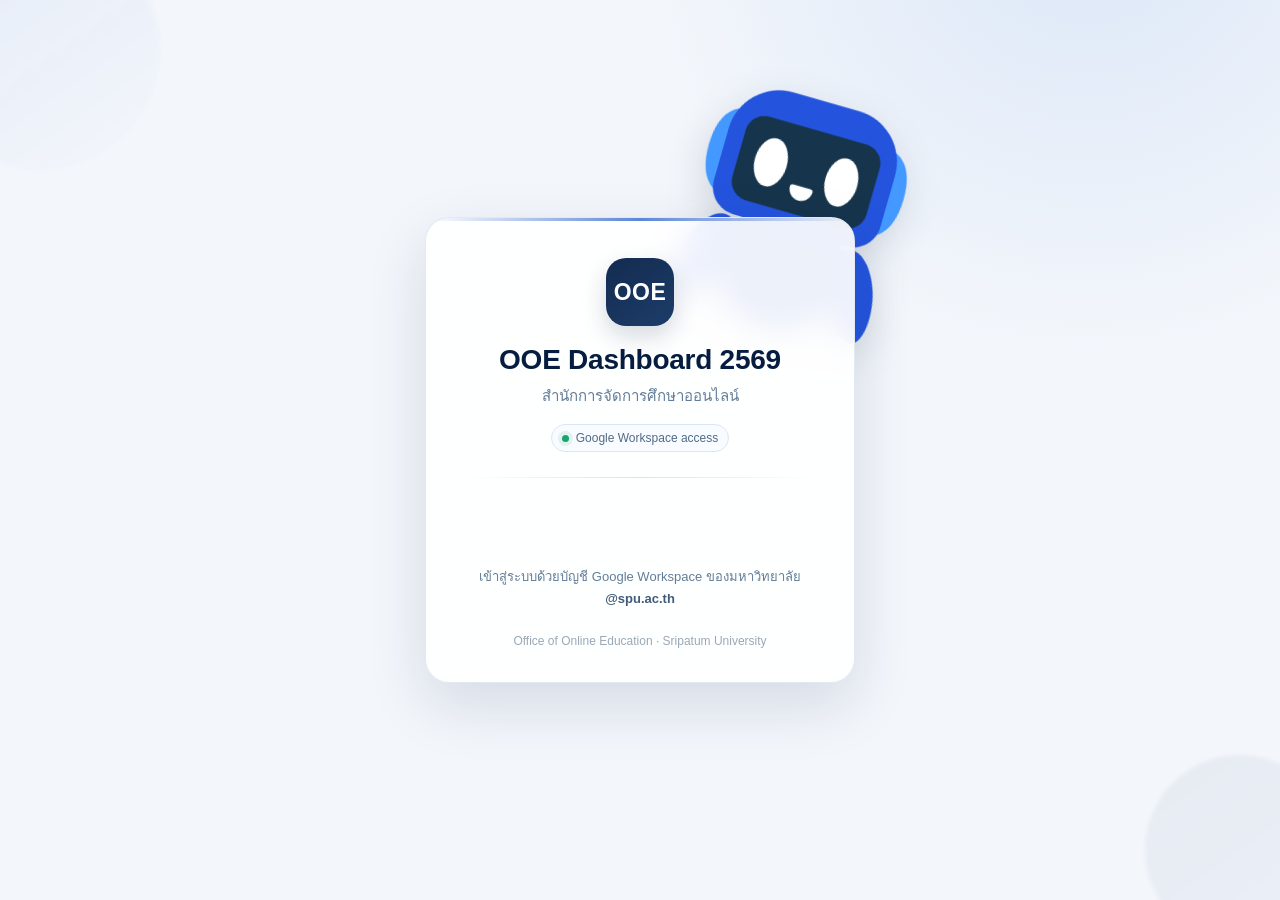
<file: audit-evidence.html>
<!doctype html><html lang="th"><head><meta charset="utf-8"><meta name="viewport" content="width=device-width,initial-scale=1"><title>หลักฐานการตรวจ — SPU Auditor</title><link rel="stylesheet" href="audit-system.css"><link rel="stylesheet" href="audit-evidence-v2.css?v=20261119teacher-polish1"><link rel="stylesheet" href="audit-dark-complete.css?v=20261124layered1"><script>document.documentElement.classList.add("auth-check")</script><script src="auth-config.js"></script><script src="auth.js?v=20261006a"></script><script>OOEAuth.requireAuth()</script></head>
<body class="evidence-page"><header class="topbar evidence-topbar"><div class="topbar-inner"><div class="evidence-brand"><span class="evidence-brand-mark" aria-hidden="true">OOE</span><div><h1>ระบบติดตามรายวิชาออนไลน์</h1><p>สำนักการจัดการศึกษาออนไลน์</p></div></div><nav class="nav"><a href="index.html">กลับ Dashboard รายวิชา</a></nav></div></header>
<main><section class="panel notice evidence-course-hero"><div><span class="evidence-eyebrow" id="viewModeLabel">ผลการตรวจรายวิชา</span><strong id="course">กำลังโหลดหลักฐาน…</strong><div id="courseLink"></div></div><div id="courseOutcome" class="course-outcome" hidden></div></section><div id="reviewActionNotice" class="review-action-notice" role="status" aria-live="polite" hidden></div><div id="runs"></div></main>
<style>.evidence-item-review{display:grid;grid-template-columns:minmax(220px,1fr) minmax(180px,.6fr);gap:8px;margin:10px 0;padding:10px;border:1px solid #bed2ea;border-radius:9px;background:#f4f8fd}.evidence-item-review[data-podcast-time-only="1"]{grid-template-columns:minmax(180px,320px)}.evidence-item-review label{display:grid;gap:4px}.evidence-item-review select,.evidence-item-review input{min-height:38px;padding:7px;border:1px solid #9eb8d4;border-radius:7px;background:#fff}.evidence-item-review[data-podcast-time-only="1"] input{font-variant-numeric:tabular-nums;font-size:1.05rem;letter-spacing:.08em}.evidence-item-review .muted{grid-column:1/-1}.reuse-note{margin-top:6px;color:#08783e;font-weight:700}.review-missing{outline:3px solid #e54848;outline-offset:3px;border-radius:8px}.review-action-notice{position:sticky;top:10px;z-index:20;margin:12px 0;padding:12px 16px;border:1px solid #8fb8ec;border-radius:10px;background:#eef6ff;color:#123d71;font-weight:700;box-shadow:0 5px 16px rgba(17,62,112,.13)}.review-action-notice.success{border-color:#7bc8a1;background:#eaf9f1;color:#09633a}.review-action-notice.error{border-color:#ef9b9b;background:#fff0f0;color:#9f1d1d}.review-action-notice.loading::before{content:"";display:inline-block;width:14px;height:14px;margin-right:8px;border:2px solid currentColor;border-right-color:transparent;border-radius:50%;vertical-align:-2px;animation:review-spin .75s linear infinite}@keyframes review-spin{to{transform:rotate(360deg)}}button[data-review-save][aria-busy="true"]{opacity:.72;cursor:wait}@media(max-width:700px){.evidence-item-review{grid-template-columns:1fr}}.component-summary{overflow:auto}.component-summary table{width:100%;border-collapse:collapse}.component-summary th,.component-summary td{padding:12px;text-align:left;border-bottom:1px solid #d6e2ef}.component-summary th{background:#eef4fa}.theme-dark .component-summary th{background:#26394d}.run[hidden]{display:none!important}</style>
<script src="ui-i18n.js?v=20261120statuscopy1"></script><script src="audit-bridge.js?v=20261015a"></script><script src="audit-api.js?v=20261118header1"></script><script src="audit-evidence.js?v=20261120videoissues1"></script><div class="auth-chip"><span id="authUserEmail"></span><button type="button" onclick="OOEAuth.logout()">ออกจากระบบ</button></div></body></html>
</file>
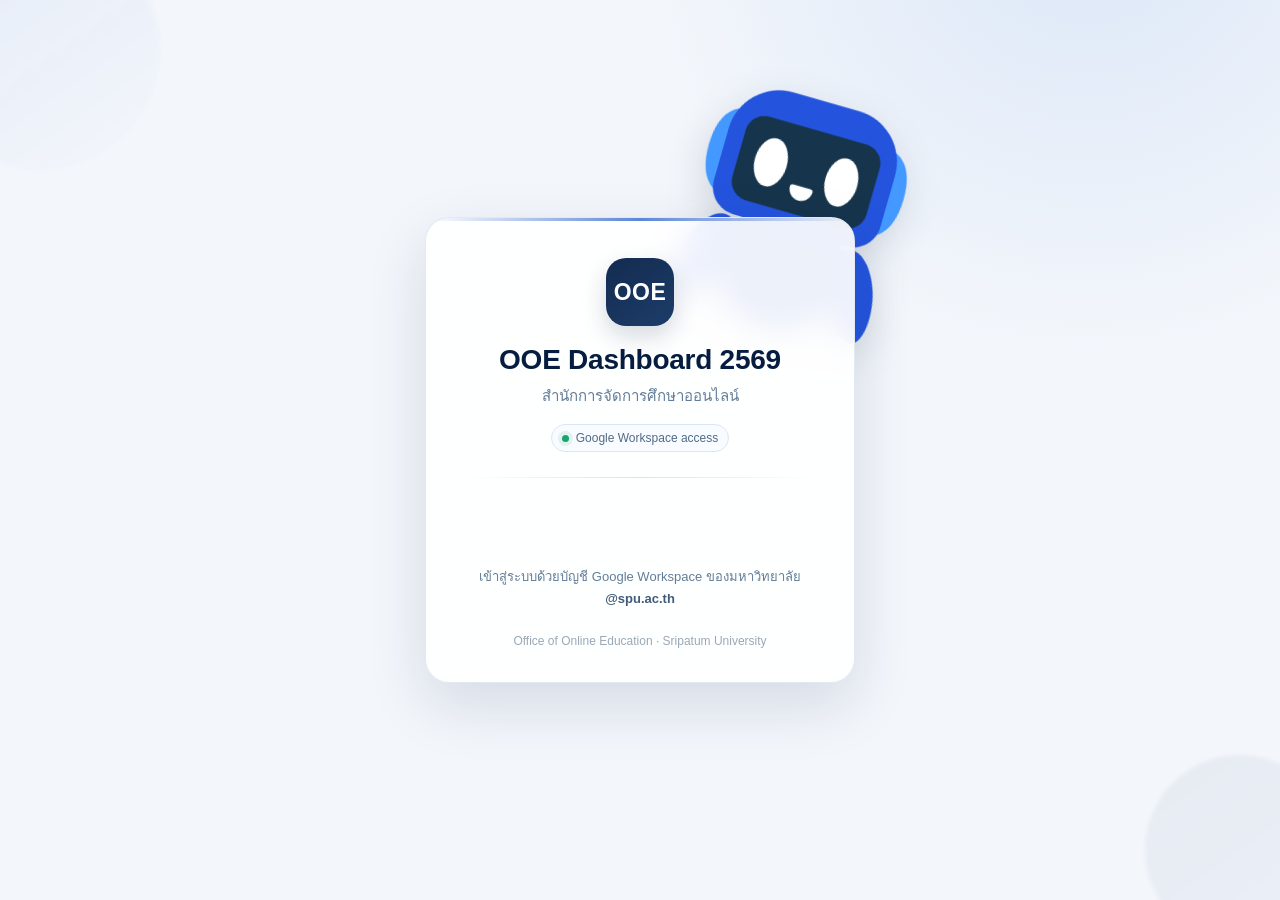
<file: audit-review.html>
<!doctype html>
<html lang="th"><head><meta charset="utf-8"><meta name="viewport" content="width=device-width,initial-scale=1"><title>OOE Auditor — หลังบ้านทีมตรวจ</title><link rel="stylesheet" href="audit-system.css?v=20261015c"><link rel="stylesheet" href="ui-refresh.css?v=20261016c"><link rel="stylesheet" href="audit-report-layout.css?v=20261119layout1"><link rel="stylesheet" href="audit-dark-complete.css?v=20261124layered1"><script src="ui-i18n.js?v=20261120statuscopy1"></script><script>document.documentElement.classList.add("auth-check")</script><style>html.auth-check body{visibility:hidden}.queue-criteria-card #queueCriteriaMode{position:static!important;width:100%!important;height:auto!important;min-width:0!important;opacity:1!important;pointer-events:auto!important;padding:10px 12px;border-radius:9px}.course-scope-row #queueCourseSelect{flex:1;min-width:0;width:100%;padding:10px 12px;border-radius:9px}.audit-command-center .scope-segments{grid-template-columns:repeat(2,minmax(0,1fr))}#queueCatalogStatus{margin:10px 0}</style><script src="auth-config.js?v=20261001"></script><script src="auth.js?v=20261006a"></script></head>
<body><header class="topbar admin-topbar"><div class="topbar-inner"><div class="admin-brand"><button class="hamburger" id="menuToggle" type="button" aria-label="เปิดเมนูหลังบ้าน" aria-expanded="false"><span></span><span></span><span></span></button><div><p class="eyebrow">SPU LEARNING AUDITOR</p><h1>หลังบ้านทีมตรวจ</h1><p>ศูนย์กลางตรวจ ติดตามผล และจัดการเครื่องมือ</p></div></div><nav class="nav"><a href="index.html">Dashboard รายวิชา</a></nav></div></header>
<aside class="admin-drawer" id="adminDrawer" aria-label="เมนูหลังบ้าน"><div class="drawer-head"><strong>เมนูหลังบ้าน</strong><button id="menuClose" type="button" aria-label="ปิดเมนู">×</button></div><button class="drawer-link active" type="button" data-admin-view="audit"><span class="menu-icon">⌁</span><span>ระบบตรวจ</span><small>คิวและเครื่องตรวจ</small></button><button class="drawer-link" type="button" data-admin-view="reports"><span class="menu-icon">▤</span><span>รายงานผล</span><small>สถานะและหลักฐาน</small></button><button class="drawer-link" type="button" data-admin-view="extension"><span class="menu-icon">⇩</span><span>ดาวน์โหลด Extension</span><small>ไฟล์และคู่มือติดตั้ง</small></button><button class="drawer-link" type="button" data-admin-view="access" data-super-admin-only hidden><span class="menu-icon">♙</span><span>เพิ่มสิทธิ์</span><small>Super Admin / Admin</small></button><div class="drawer-foot">เฉพาะผู้ได้รับสิทธิ์ทีมตรวจ</div></aside><div class="admin-scrim" id="adminScrim" hidden></div>
<main><section data-admin-panel="audit"><section class="panel import-box audit-command-center"><div class="command-title"><span class="section-icon blue">⌁</span><div><span class="eyebrow dark">CONTROL CENTER</span><h2>คิวตรวจระบบกลาง</h2><p class="muted">เลือกขอบเขตที่ต้องการ ระบบจะเพิ่มรายการเข้าสู่คิวโดยไม่ลบงานเดิม</p></div></div><div class="scope-card"><div><strong>เลือกขอบเขตการตรวจ</strong><p class="muted">ตรวจรายวิชาเดียวหรือรายวิชา GR ทั้งหมด</p></div><select id="queueScope" aria-label="เลือกขอบเขตการตรวจ"><option value="course">เฉพาะรายวิชา</option><option value="gr">รายวิชา GR</option></select></div><div class="scope-card queue-criteria-card"><div><strong>เลือกเกณฑ์การตรวจ</strong><p class="muted">เกณฑ์ผ่อนปรนใช้เฉพาะภาค 1/2569</p></div><select id="queueCriteriaMode" aria-label="เลือกเกณฑ์การตรวจ"><option value="legacy_12569" selected>เกณฑ์ผ่อนปรน ภาค 1/2569</option><option value="current">เกณฑ์ปกติของ Dashboard</option></select></div><div class="course-scope" id="courseScope"><label for="queueCourseSearch">ค้นหารายวิชา GR</label><div class="course-scope-row"><input id="queueCourseSearch" type="search" autocomplete="off" placeholder="พิมพ์บางส่วนของรหัสวิชา ชื่อวิชา หรือ Course Profile"><button id="queueCatalogReload" type="button">↻ โหลดรายชื่อใหม่</button></div><p id="queueCatalogStatus" class="muted" role="status" aria-live="polite">กำลังโหลดบัญชีรายวิชา…</p><label for="queueCourseSelect">เลือกรายวิชาที่ต้องการตรวจ</label><div class="course-scope-row"><select id="queueCourseSelect" disabled><option value="">— เลือกรายวิชา —</option></select><button class="primary" id="queueCourseAdd" type="button" disabled>+ เพิ่มเข้าคิว</button></div></div><div class="import-row command-actions"><button class="primary action-button" id="queueMissing" type="button"><span>⌕</span> <span id="queueActionLabel">ตรวจเฉพาะรายวิชา</span></button><button class="action-button" id="refreshAll" type="button" hidden><span>↻</span> อัปเดตทั้งหมด</button></div><div class="queue-feedback" id="queueFeedback" hidden><span class="spinner" aria-hidden="true"></span><span id="queueFeedbackText">กำลังเตรียมคิวตรวจ…</span></div><div id="queueMessage" class="message"></div><div class="worker-box worker-console"><div class="worker-console-head"><div><strong>เครื่องตรวจบน Chrome เครื่องนี้</strong><p class="muted" id="workerStatus">กำลังตรวจหา Extension…</p></div><span class="worker-chip" id="workerChip">พร้อมเชื่อมต่อ</span></div><div class="worker-progress" id="workerProgress" hidden><div class="worker-progress-meta"><span id="workerProgressLabel">กำลังเตรียมเครื่องตรวจ</span><strong id="workerProgressValue">0%</strong></div><div class="progress-track"><div class="progress-fill" id="workerProgressBar"></div></div></div><div class="import-row"><button class="primary action-button" id="workerStart" type="button"><span>▶</span> เปิดเครื่องตรวจ</button><button id="workerStop" type="button" disabled>หยุดหลังจบวิชาปัจจุบัน</button><button id="workerReset" type="button"><span>↺</span> Reset เว็บตรวจ</button></div><p class="muted small">Reset จะล้างเฉพาะสถานะเครื่องตรวจบนหน้าเว็บและโหลดข้อมูลใหม่ โดยไม่ลบคิวหรือผลตรวจ</p><div id="workerMessage" class="message"></div><div id="workerSheetSync" class="message" role="status">กำลังโหลดสถานะคิวซิงก์ Main Data…</div></div></section>
<section class="panel import-box import-redesign"><div><span class="section-icon blue">↥</span><h2>นำเข้าผลจาก SPU Learning Auditor</h2><p class="muted">เลือกหรือลากไฟล์ JSON มาวางได้หลายไฟล์ แล้วตรวจสอบรายชื่อก่อนนำเข้า</p></div><label class="file-drop" id="fileDrop" for="files"><span class="file-drop-icon">⇧</span><strong>ลากไฟล์มาวาง หรือคลิกเพื่อเลือกไฟล์</strong><small id="fileDropStatus">รองรับไฟล์ JSON หลายไฟล์พร้อมกัน</small><input class="file-input" id="files" type="file" accept="application/json,.json" multiple></label><div class="import-row import-actions"><button class="primary" id="import" type="button">นำเข้าผลตรวจ</button><button id="reloadResults" type="button">โหลดผลล่าสุด</button><button id="export" type="button">ส่งออกข้อมูลสาธารณะ CSV</button></div><div id="message" class="message"></div></section></section>
<section data-admin-panel="reports" hidden><section class="admin-intro"><span class="section-icon green">▤</span><div><h2>รายงานผลการตรวจ</h2><p>ติดตามคะแนนตามเกณฑ์รายวิชา สถานะ วัน–เวลาตรวจ และดูหลักฐานหรือรายการที่ต้องแก้ไข</p></div></section><section class="kpis"><article class="panel kpi green"><span>ผ่าน</span><strong id="pass">0</strong></article><article class="panel kpi orange"><span>รอตรวจ</span><strong id="review">0</strong></article><article class="panel kpi yellow"><span>มีเนื้อหา</span><strong id="content">0</strong></article><article class="panel kpi red"><span>ไม่มีเนื้อหา</span><strong id="none">0</strong></article><article class="panel kpi gray"><span>ตรวจไม่สำเร็จ</span><strong id="failed">0</strong></article></section><section class="panel filters"><div class="field"><label for="filterGroup">ประเภทรายวิชา</label><select id="filterGroup"><option value="">ทุกประเภท</option><option value="GR">เฉพาะ GR</option><option value="GS">เฉพาะ GS</option></select></div><div class="field"><label for="filter">สถานะหลังบ้าน</label><select id="filter"><option value="">ทั้งหมด</option><option value="needs_review">รอตรวจ</option><option value="audit_failed">ตรวจไม่สำเร็จ</option><option value="pass">ผ่าน</option><option value="has_content">มีเนื้อหา</option><option value="no_content">ไม่มีเนื้อหา</option></select></div><div class="field"><label for="search">ค้นหา</label><input id="search" type="search" placeholder="รหัสวิชา Course Profile หรือชื่อรายวิชา"></div><div class="report-actions"><button id="openErrorReport" type="button">▣ เปิดรายงานข้อผิดพลาด</button><button id="downloadErrorReport" type="button">⇩ ดาวน์โหลดรายงานข้อผิดพลาด</button></div></section><section class="panel error-report" id="errorReport" hidden><div class="error-report-head"><div><span class="section-icon red">!</span><h3>รายงานข้อผิดพลาดการตรวจ</h3><p class="muted">ใช้ตรวจสอบสาเหตุของรายวิชาที่มีสถานะ “ตรวจไม่สำเร็จ” ก่อนสั่งตรวจใหม่</p></div><button id="closeErrorReport" type="button" aria-label="ปิดรายงานข้อผิดพลาด">×</button></div><div id="errorReportList"></div></section><section class="panel table-panel"><div class="table-head"><div><h2>รายการผลตรวจ</h2><p>เปิด “ดูผลตรวจ” เพื่อดูหลักฐาน และสรุปรายการที่ต้องแก้ไขในหน้าเดียว</p></div><strong id="count"></strong></div><div class="table-wrap report-table-wrap" tabindex="0" role="region" aria-label="ตารางรายการผลตรวจรายวิชา"><table class="report-results-table report-super"><colgroup><col class="col-course"><col class="col-time"><col class="col-score"><col class="col-evidence"><col class="col-status"><col class="col-reason"><col class="col-decision"><col class="col-actions"></colgroup><thead><tr><th scope="col">รายวิชา</th><th scope="col">ตรวจล่าสุด</th><th scope="col">คะแนน</th><th scope="col">หลักฐาน</th><th scope="col">สถานะการตรวจ</th><th scope="col">เหตุผล</th><th scope="col">การตัดสิน</th><th scope="col">ดำเนินการ</th></tr></thead><tbody id="rows"></tbody></table></div></section></section>
<section data-admin-panel="extension" hidden><section class="extension-hero"><div><span class="section-icon indigo">⌘</span><h2>SPU Learning Auditor Extension</h2><p>รุ่น <strong>0.13.39</strong> สำหรับระบบ Dashboard รองรับการตรวจ Pre-test / Post-test และส่งผลพร้อมหลักฐานเข้าสู่ระบบกลาง</p><div class="extension-downloads"><a class="button primary extension-download" href="download-extension.html?v=0.13.39">⇩ ดาวน์โหลด Dashboard 0.13.39</a></div><p class="muted small">ติดตั้งรุ่น Dashboard เท่านั้น ผลตรวจและหลักฐานจะถูกส่งเข้า Supabase เพื่อแสดงผลใน Dashboard</p></div><div class="extension-status"><span>รุ่นล่าสุด</span><strong>0.13.39</strong><small>Dashboard</small></div></section><section class="extension-compare"><article class="panel edition-card"><span class="edition-icon">☁</span><h3>Dashboard Edition</h3><p>สำหรับทีมตรวจที่ใช้คิวส่วนกลาง ระบบจะส่งผลตรวจและหลักฐานเข้าสู่ Supabase เพื่อแสดงผลบน Dashboard</p><strong>เหมาะกับ: ทีม OOE / การตรวจส่วนกลาง</strong></article></section><section class="install-grid"><article class="panel install-card"><span>1</span><h3>ดาวน์โหลดและแตกไฟล์</h3><p>ดาวน์โหลด ZIP แล้วคลิกขวาเลือก <b>Extract All…</b> และเก็บโฟลเดอร์ไว้ในตำแหน่งถาวร</p></article><article class="panel install-card"><span>2</span><h3>เปิดหน้า Extensions</h3><p>เปิด Chrome แล้วพิมพ์ <code>chrome://extensions</code> ในแถบที่อยู่</p></article><article class="panel install-card"><span>3</span><h3>เปิด Developer mode</h3><p>เปิดสวิตช์ <b>Developer mode</b> ที่มุมขวาบน จากนั้นเลือก <b>Load unpacked</b></p></article><article class="panel install-card"><span>4</span><h3>เลือกโฟลเดอร์ที่แตกไฟล์</h3><p>เลือกโฟลเดอร์ที่มีไฟล์ <code>manifest.json</code> แล้วปักหมุดไอคอน Extension บน Chrome</p></article></section><section class="panel update-note"><h3>การอัปเดตเวอร์ชัน</h3><p>ดาวน์โหลดไฟล์ Dashboard รุ่นล่าสุด แตกไฟล์ แล้วกดปุ่มรีโหลด ⟳ ของ Extension ในหน้า <code>chrome://extensions</code> ก่อนเริ่มตรวจรอบถัดไป</p></section></section>
<section data-admin-panel="access" hidden><section class="panel access-panel" id="accessPanel"><div class="access-head"><div><span class="section-icon violet">♙</span><h2>จัดการสิทธิ์ผู้ดูแล</h2><p class="muted">Owner จัดการและโอนสิทธิ์ Owner ได้ ส่วน Super Admin จัดการบัญชี Admin ได้</p></div><span class="role-badge" id="currentRoleBadge">SUPER ADMIN</span></div><form class="access-form" id="accessForm"><div class="field"><label for="adminEmail">อีเมลผู้ดูแล</label><input id="adminEmail" type="email" autocomplete="off" placeholder="name@spu.ac.th" required></div><div class="field"><label for="adminName">ชื่อที่แสดง (ไม่บังคับ)</label><input id="adminName" type="text" autocomplete="off" placeholder="ชื่อผู้ดูแล"></div><div class="field"><label for="adminRole">ระดับสิทธิ์</label><select id="adminRole"><option value="admin">Admin — ตรวจและยืนยันผล</option><option value="super_admin">Super Admin — จัดการ Admin</option><option value="owner" data-owner-option hidden>Owner — จัดการสิทธิ์ทั้งหมด</option></select></div><div class="access-form-actions"><button class="primary" id="accessSubmit" type="submit">เพิ่มสิทธิ์</button><button id="accessCancel" type="button" hidden>ยกเลิกแก้ไข</button></div></form><div id="accessMessage" class="message"></div><div class="access-list" id="accessList"></div></section></section></main><script src="audit-bridge.js?v=20261015a"></script><script src="audit-api.js?v=20261119durable-sync1"></script><script src="audit-worker.js"></script><script>OOEAuth.requireReviewer().then(user=>{if(!user)return;window.OOEReviewer=user;const script=document.createElement("script");script.src="audit-review.js?v=20261119langtheme3";document.body.appendChild(script)})</script><div class="auth-chip"><span id="authUserEmail"></span><button type="button" onclick="OOEAuth.logout()">ออกจากระบบ</button></div></body></html>
</file>
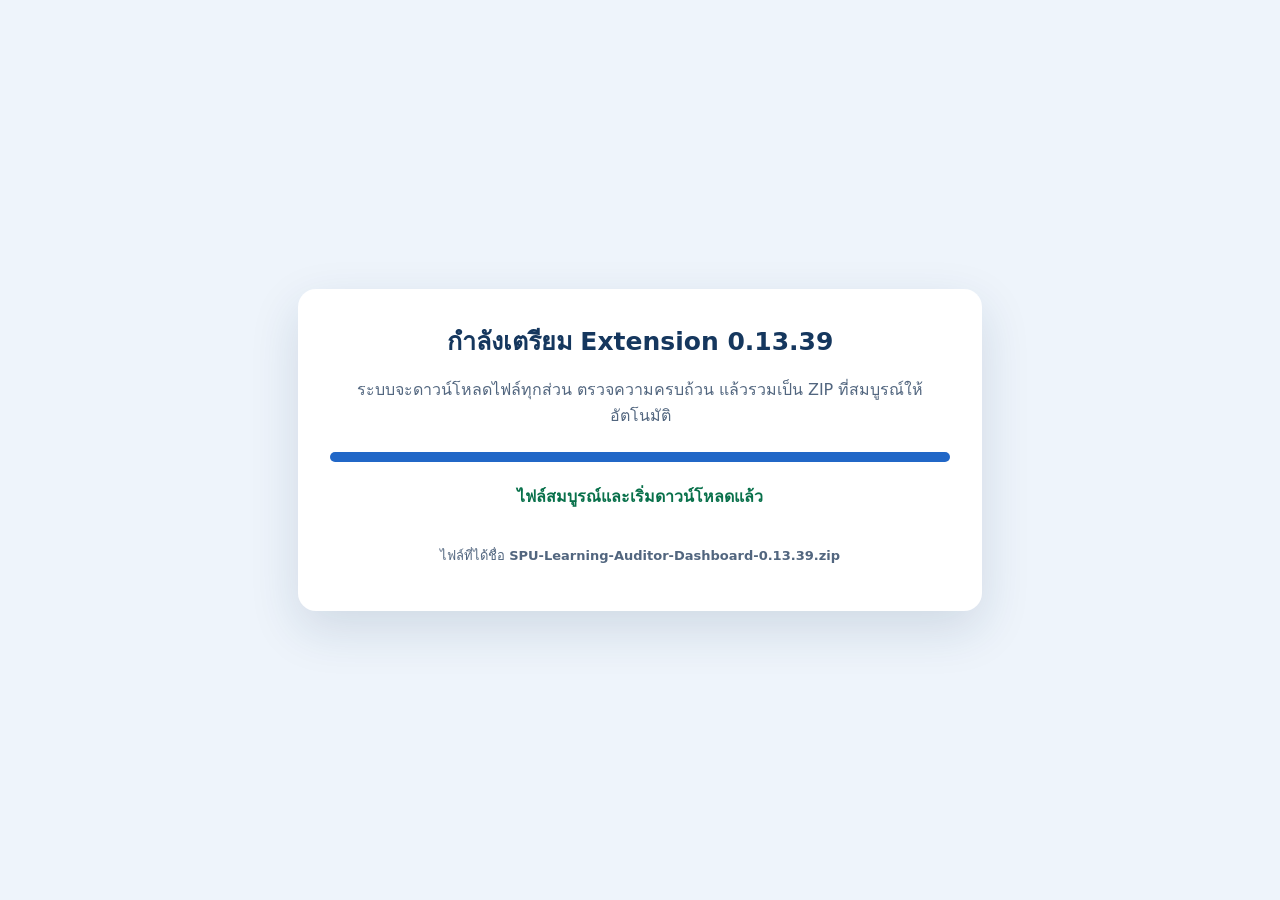
<file: download-extension.html>
<!doctype html>
<html lang="th">
<head>
  <meta charset="utf-8">
  <meta name="viewport" content="width=device-width,initial-scale=1">
  <title>ดาวน์โหลด SPU Learning Auditor 0.13.39</title>
  <style>
    :root{font-family:system-ui,"Noto Sans Thai",sans-serif;color:#15375e;background:#eef4fb}body{margin:0;min-height:100vh;display:grid;place-items:center;padding:24px;box-sizing:border-box}.card{width:min(620px,100%);padding:32px;border-radius:18px;background:#fff;box-shadow:0 18px 50px rgba(20,55,94,.14);text-align:center}h1{margin:0 0 10px;font-size:25px}p{line-height:1.65;color:#52667f}.progress{height:10px;margin:22px 0;border-radius:999px;background:#e6eef8;overflow:hidden}.bar{width:0;height:100%;background:#2167c7;transition:width .2s}.status{min-height:48px;font-weight:700}button{border:0;border-radius:10px;padding:12px 20px;background:#2167c7;color:#fff;font:inherit;font-weight:800;cursor:pointer}button:disabled{cursor:wait;opacity:.65}.error{color:#b42318}.ok{color:#08704a}.small{font-size:13px}
  </style>
</head>
<body>
  <main class="card">
    <h1>กำลังเตรียม Extension 0.13.39</h1>
    <p>ระบบจะดาวน์โหลดไฟล์ทุกส่วน ตรวจความครบถ้วน แล้วรวมเป็น ZIP ที่สมบูรณ์ให้อัตโนมัติ</p>
    <div class="progress" aria-hidden="true"><div class="bar" id="bar"></div></div>
    <div class="status" id="status">กำลังเริ่มดาวน์โหลด…</div>
    <button id="retry" type="button" hidden>ลองดาวน์โหลดอีกครั้ง</button>
    <p class="small">ไฟล์ที่ได้ชื่อ <b>SPU-Learning-Auditor-Dashboard-0.13.39.zip</b></p>
  </main>
  <script>
    const PARTS=[
      {url:"downloads/dashboard/0.13.39/parts/extension-0.13.39.part1",size:400000},
      {url:"downloads/dashboard/0.13.39/parts/extension-0.13.39.part2",size:400000},
      {url:"downloads/dashboard/0.13.39/parts/extension-0.13.39.part3",size:400000},
      {url:"downloads/dashboard/0.13.39/parts/extension-0.13.39.part4",size:400000},
      {url:"downloads/dashboard/0.13.39/parts/extension-0.13.39.part5",size:400000},
      {url:"downloads/dashboard/0.13.39/parts/extension-0.13.39.part6",size:400000},
      {url:"downloads/dashboard/0.13.39/parts/extension-0.13.39.part7",size:400000},
      {url:"downloads/dashboard/0.13.39/parts/extension-0.13.39.part8",size:400000},
      {url:"downloads/dashboard/0.13.39/parts/extension-0.13.39.part9",size:400000},
      {url:"downloads/dashboard/0.13.39/parts/extension-0.13.39.part10",size:400000},
      {url:"downloads/dashboard/0.13.39/parts/extension-0.13.39.part11",size:400000},
      {url:"downloads/dashboard/0.13.39/parts/extension-0.13.39.part12",size:400000},
      {url:"downloads/dashboard/0.13.39/parts/extension-0.13.39.part13",size:400000},
      {url:"downloads/dashboard/0.13.39/parts/extension-0.13.39.part14",size:400000},
      {url:"downloads/dashboard/0.13.39/parts/extension-0.13.39.part15",size:400000},
      {url:"downloads/dashboard/0.13.39/parts/extension-0.13.39.part16",size:400000},
      {url:"downloads/dashboard/0.13.39/parts/extension-0.13.39.part17",size:400000},
      {url:"downloads/dashboard/0.13.39/parts/extension-0.13.39.part18",size:400000},
      {url:"downloads/dashboard/0.13.39/parts/extension-0.13.39.part19",size:400000},
      {url:"downloads/dashboard/0.13.39/parts/extension-0.13.39.part20",size:400000},
      {url:"downloads/dashboard/0.13.39/parts/extension-0.13.39.part21",size:400000},
      {url:"downloads/dashboard/0.13.39/parts/extension-0.13.39.part22",size:400000},
      {url:"downloads/dashboard/0.13.39/parts/extension-0.13.39.part23",size:400000},
      {url:"downloads/dashboard/0.13.39/parts/extension-0.13.39.part24",size:130641}
    ];
    const EXPECTED_SIZE=9330641;
    const EXPECTED_SHA256="046E50F1CA0D2C03991DC8D09F617691CB8F0B8D3DF88EDA5E2C53D814B0533B";
    const status=document.querySelector("#status"),bar=document.querySelector("#bar"),retry=document.querySelector("#retry");
    const hex=buffer=>[...new Uint8Array(buffer)].map(value=>value.toString(16).padStart(2,"0")).join("").toUpperCase();
    async function downloadArchive(){
      retry.hidden=true;retry.disabled=true;status.className="status";bar.style.width="4%";
      try{
        const chunks=[];
        for(let index=0;index<PARTS.length;index+=1){
          status.textContent=`กำลังดาวน์โหลดส่วนที่ ${index+1} จาก ${PARTS.length}…`;
          const response=await fetch(PARTS[index].url,{cache:"no-store"});
          if(!response.ok)throw new Error(`ดาวน์โหลดส่วนที่ ${index+1} ไม่สำเร็จ (${response.status})`);
          const bytes=new Uint8Array(await response.arrayBuffer());
          if(bytes.byteLength!==PARTS[index].size)throw new Error(`ส่วนที่ ${index+1} ได้ข้อมูลไม่ครบ`);
          chunks.push(bytes);bar.style.width=`${85*(index+1)/PARTS.length}%`;
        }
        const merged=new Uint8Array(EXPECTED_SIZE);let offset=0;
        for(const chunk of chunks){merged.set(chunk,offset);offset+=chunk.byteLength;}
        if(offset!==EXPECTED_SIZE)throw new Error("ขนาด ZIP หลังรวมไม่ถูกต้อง");
        status.textContent="กำลังตรวจความสมบูรณ์ของไฟล์…";bar.style.width="94%";
        const digest=hex(await crypto.subtle.digest("SHA-256",merged));
        if(digest!==EXPECTED_SHA256)throw new Error("ค่า SHA-256 ไม่ตรง ไฟล์อาจดาวน์โหลดไม่ครบ");
        const url=URL.createObjectURL(new Blob([merged],{type:"application/zip"}));
        const link=document.createElement("a");link.href=url;link.download="SPU-Learning-Auditor-Dashboard-0.13.39.zip";document.body.append(link);link.click();link.remove();
        setTimeout(()=>URL.revokeObjectURL(url),30000);bar.style.width="100%";status.className="status ok";status.textContent="ไฟล์สมบูรณ์และเริ่มดาวน์โหลดแล้ว";
      }catch(error){bar.style.width="0";status.className="status error";status.textContent=error.message||String(error);retry.hidden=false;retry.disabled=false;}
    }
    retry.addEventListener("click",downloadArchive);downloadArchive();
  </script>
</body>
</html>
</file>
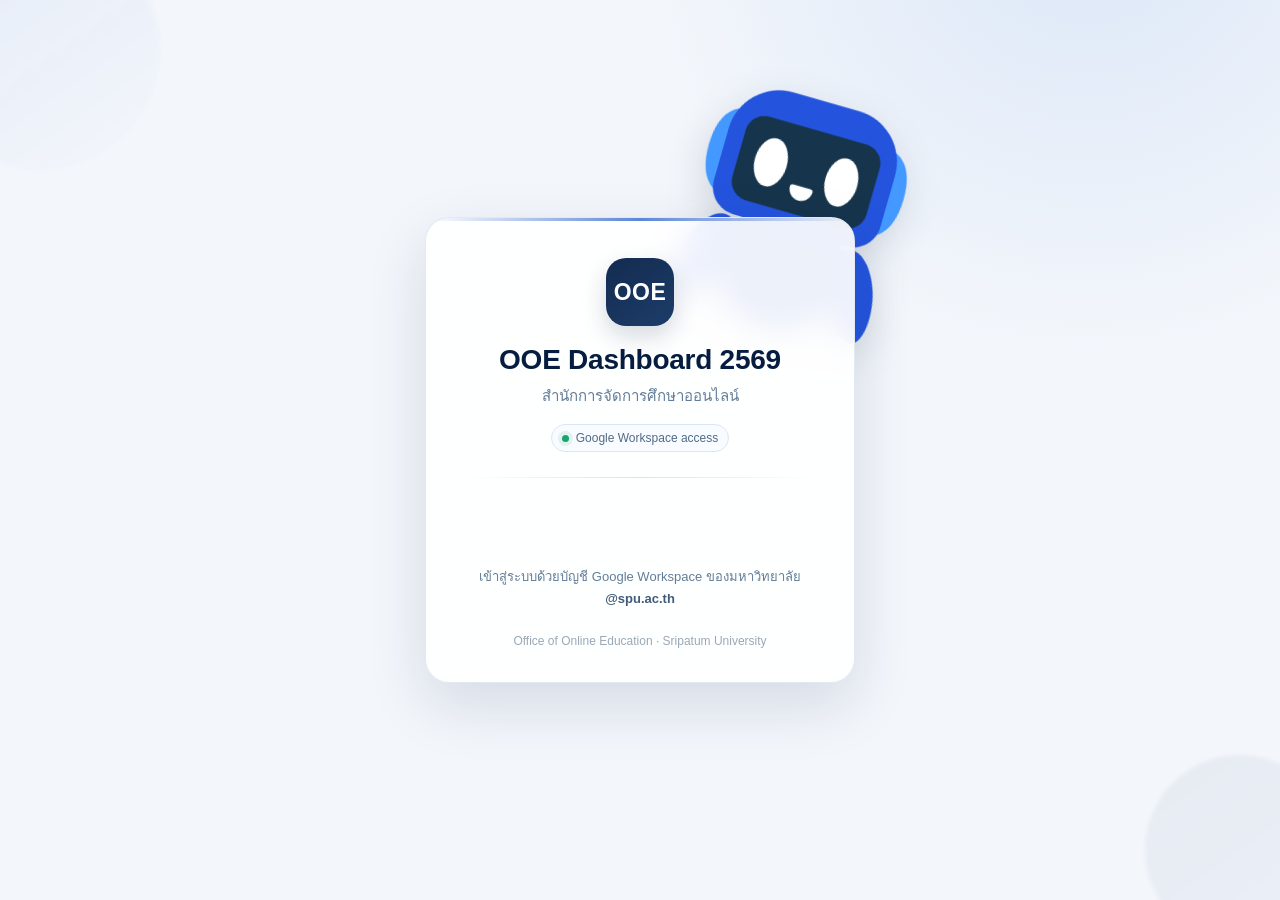
<file: login.html>
<!doctype html>
<html lang="th">
<head>
<meta charset="utf-8">
<meta name="viewport" content="width=device-width,initial-scale=1">
<title>เข้าสู่ระบบ | OOE Dashboard 2569</title>
<style>
:root{
  --navy:#102a43;
  --navy-2:#142b50;
  --blue:#245dcc;
  --muted:#627d98;
  --line:#d9e2ec;
  --bg:#f3f6fb;
}
*{box-sizing:border-box}
html,body{min-height:100%}
body{
  margin:0;
  min-height:100vh;
  display:grid;
  place-items:center;
  overflow:hidden;
  padding:20px;
  color:#243b53;
  font:15px "Noto Sans Thai","Leelawadee UI",Tahoma,Arial,sans-serif;
  background:
    radial-gradient(circle at 18% 18%,rgba(36,93,204,.10),transparent 30%),
    radial-gradient(circle at 82% 80%,rgba(16,42,67,.08),transparent 32%),
    linear-gradient(145deg,#eef4fb,#f8fafc);
}
body::before,
body::after{
  content:"";
  position:fixed;
  border-radius:50%;
  filter:blur(2px);
  pointer-events:none;
  opacity:.65;
  animation:float 9s ease-in-out infinite;
}
body::before{
  width:240px;height:240px;
  left:-80px;top:-70px;
  background:linear-gradient(145deg,rgba(36,93,204,.10),rgba(255,255,255,.05));
}
body::after{
  width:190px;height:190px;
  right:-55px;bottom:-45px;
  background:linear-gradient(145deg,rgba(16,42,67,.08),rgba(36,93,204,.05));
  animation-delay:-4s;
}
.login-layout{
  position:relative;
  width:min(430px,100%);
  display:grid;
  place-items:center;
  isolation:isolate;
}
.card{
  position:relative;
  z-index:2;
  width:min(430px,100%);
  padding:40px 34px 34px;
  overflow:hidden;
  text-align:center;
  background:rgba(255,255,255,.92);
  border:1px solid rgba(226,232,240,.95);
  border-radius:24px;
  box-shadow:0 22px 60px rgba(16,42,67,.13);
  backdrop-filter:blur(14px);
  animation:enter .5s ease-out both;
}
.card::before{
  content:"";
  position:absolute;
  inset:0 0 auto 0;
  height:3px;
  background:linear-gradient(90deg,transparent,var(--blue),transparent);
  opacity:.75;
}
.mark{
  position:relative;
  width:68px;height:68px;
  margin:0 auto 18px;
  display:grid;
  place-items:center;
  overflow:hidden;
  border-radius:20px;
  background:linear-gradient(145deg,var(--navy-2),#1c3d69);
  color:#fff;
  font-size:23px;
  font-weight:800;
  letter-spacing:.5px;
  box-shadow:0 10px 25px rgba(20,43,80,.18);
}
.mark::after{
  content:"";
  position:absolute;
  width:28px;height:110px;
  top:-20px;left:-45px;
  transform:rotate(24deg);
  background:rgba(255,255,255,.18);
  animation:shine 5s ease-in-out infinite;
}
h1{
  margin:0;
  color:#071d40;
  font-size:28px;
  letter-spacing:-.25px;
}
.subtitle{
  margin:8px 0 0;
  color:var(--muted);
}
.access{
  width:max-content;
  max-width:100%;
  margin:16px auto 0;
  padding:6px 10px;
  display:flex;
  align-items:center;
  gap:7px;
  border:1px solid #dce6f2;
  border-radius:999px;
  background:#f8fbff;
  color:#526b85;
  font-size:12px;
}
.access-dot{
  width:7px;height:7px;
  border-radius:50%;
  background:#1aa36f;
  box-shadow:0 0 0 4px rgba(26,163,111,.10);
}
.divider{
  height:1px;
  margin:25px 0;
  background:linear-gradient(90deg,transparent,var(--line),transparent);
}
#googleSignIn{
  display:flex;
  justify-content:center;
  min-height:44px;
  transition:transform .2s ease;
}
#googleSignIn:hover{transform:translateY(-1px)}
.hint{
  margin:19px 0 0;
  color:var(--muted);
  font-size:13px;
  line-height:1.65;
}
.hint strong{color:#415b78}
.message{
  margin:16px 0 0;
  padding:10px 12px;
  border-radius:10px;
  font-size:13px;
}
.message:empty{display:none}
.message.error{background:#fdecef;color:#a61b35}
.message.setup{background:#fff4d6;color:#895b00}
.setup-box{
  padding:12px 16px;
  border:1px dashed #bcccdc;
  border-radius:12px;
  color:#627d98;
  background:#f8fafc;
}
code{font-family:Consolas,monospace}
.footer{
  margin-top:25px;
  color:#9aa8b6;
  font-size:12px;
}
.mascot-wrap{
  position:absolute;
  z-index:1;
  top:-142px;
  right:-78px;
  width:270px;
  height:270px;
  overflow:visible;
  pointer-events:none;
  animation:robotPeek 1.25s cubic-bezier(.18,.82,.25,1.1) .25s both;
}
.mascot{
  width:270px;
  height:auto;
  display:block;
  filter:drop-shadow(0 12px 18px rgba(16,42,67,.16));
  transform:rotate(8deg);
}
@keyframes robotPeek{
  0%{transform:translateY(92px) rotate(10deg);opacity:0}
  35%{opacity:1}
  72%{transform:translateY(-5px) rotate(6deg)}
  100%{transform:translateY(0) rotate(8deg)}
}
@keyframes enter{
  from{opacity:0;transform:translateY(10px) scale(.99)}
  to{opacity:1;transform:none}
}
@keyframes float{
  0%,100%{transform:translate3d(0,0,0)}
  50%{transform:translate3d(0,10px,0)}
}
@keyframes shine{
  0%,72%{left:-45px}
  88%,100%{left:95px}
}
@media (prefers-reduced-motion:reduce){
  *,*::before,*::after{animation:none!important;transition:none!important}
}
@media(max-width:760px){
  body{overflow:auto;padding:120px 16px 26px}
  .login-layout{width:min(430px,100%)}
  .mascot-wrap{top:-104px;right:-38px;width:182px;height:182px}
  .mascot{width:182px;transform:rotate(6deg)}
  .card{width:min(430px,100%)}
}
@media(max-width:480px){
  body{padding-top:108px}
  .card{padding:34px 22px 28px;border-radius:20px}
  h1{font-size:25px}
  .mascot-wrap{top:-102px;right:-34px;width:168px;height:178px}
  .mascot{width:168px;transform:rotate(6deg)}
}
</style>
<script src="auth-config.js?v=20261001"></script>
<script src="auth.js?v=20261006a"></script>
<script src="https://accounts.google.com/gsi/client" async defer></script>
</head>
<body>
<div class="login-layout">
  <main class="card">
    <div class="mark">OOE</div>
    <h1>OOE Dashboard 2569</h1>
    <p class="subtitle">สำนักการจัดการศึกษาออนไลน์</p>

    <div class="access">
      <span class="access-dot"></span>
      <span>Google Workspace access</span>
    </div>

    <div class="divider"></div>

    <div id="googleSignIn"></div>
    <div id="loginMessage" class="message"></div>

    <p class="hint">
      เข้าสู่ระบบด้วยบัญชี Google Workspace ของมหาวิทยาลัย<br>
      <strong>@spu.ac.th</strong>
    </p>

    <div class="footer">Office of Online Education · Sripatum University</div>
  </main>

  <div class="mascot-wrap" aria-hidden="true">
    <img class="mascot" src="assets/ooe-robot.svg" alt="">
  </div>
</div>

<script src="ui-i18n.js?v=20261016c"></script><script>
window.addEventListener("load", () => OOEAuth.setupLogin());
</script>
</body>
</html>
</file>
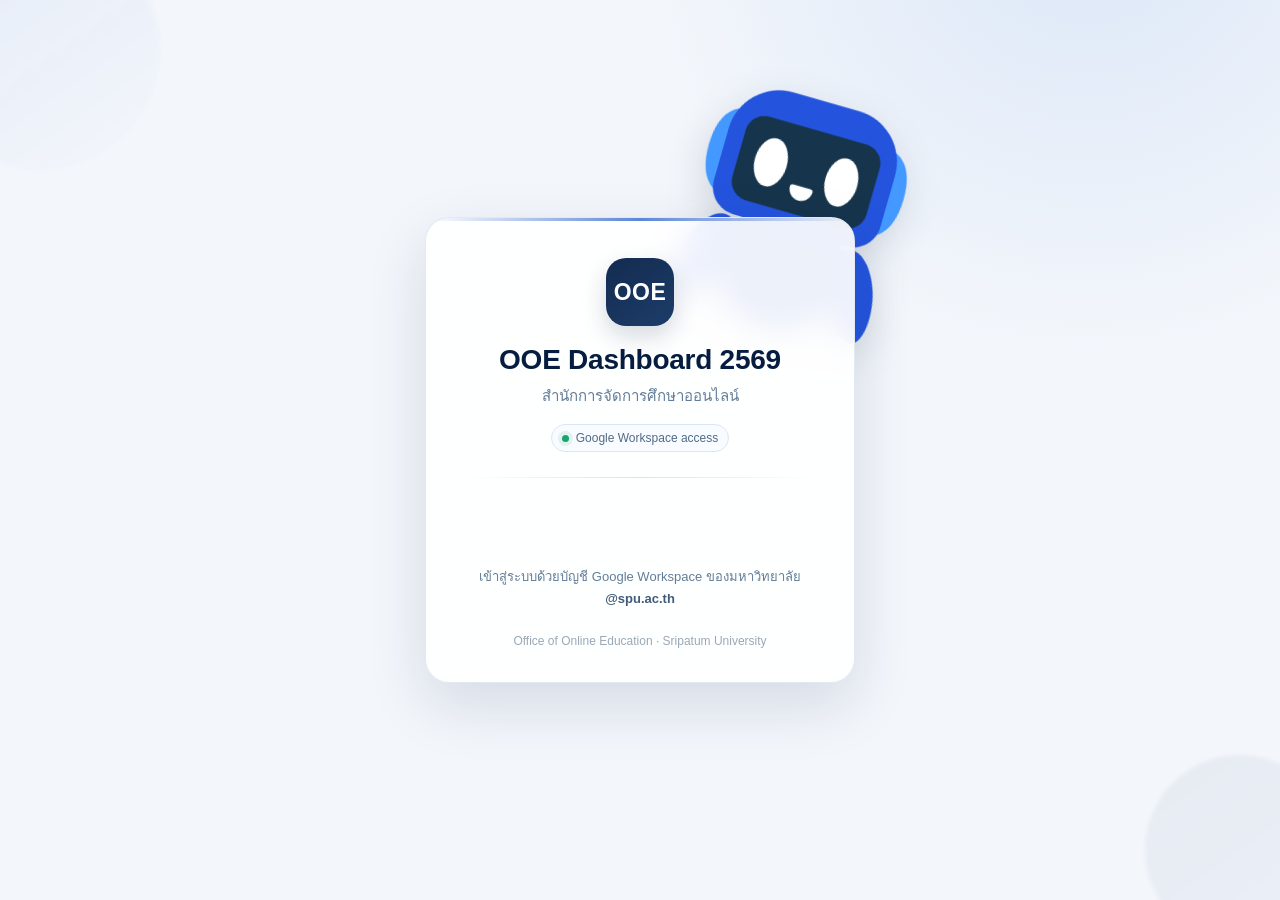
<file: podcast.html>
<!doctype html>
<html lang="th">
<head>
<meta charset="utf-8"><meta name="viewport" content="width=device-width,initial-scale=1">
<title>OOE Podcast Dashboard 2569</title>
<style>
:root{--navy:#102a43;--blue:#245dcc;--ink:#243b53;--muted:#627d98;--line:#d9e2ec;--bg:#f3f6fb;--green:#199c6b;--amber:#eaa018;--red:#e64256;--gray:#7b8794;--shadow:0 8px 24px rgba(16,42,67,.08)}
*{box-sizing:border-box}body{margin:0;background:var(--bg);color:var(--ink);font:15px "Noto Sans Thai","Leelawadee UI",Tahoma,Arial,sans-serif}
.topbar{background:#142b50;color:#fff}.topbar-inner{max-width:1500px;margin:auto;padding:23px 28px;display:flex;justify-content:space-between;align-items:flex-end;gap:20px}
h1{margin:0;font-size:clamp(23px,3vw,34px)}.subtitle{margin:5px 0 0;color:#d9e8f5}.source{text-align:right;color:#d9e8f5;font-size:13px;line-height:1.5}
main{max-width:1500px;margin:auto;padding:22px 28px 40px}.panel{background:#fff;border:1px solid #e2e8f0;border-radius:14px;box-shadow:var(--shadow)}
.page-tabs{display:flex;gap:8px;margin-bottom:16px;flex-wrap:wrap}.tab{min-width:112px;height:42px;background:#dfe8f4;color:var(--navy);border:1px solid #c8d5e5;border-radius:9px;padding:0 18px;font:inherit;font-weight:700;display:inline-flex;align-items:center;justify-content:center;text-decoration:none}
.tab:hover{text-decoration:none;background:#cfdced}.tab.active{background:var(--blue);border-color:var(--blue);color:#fff}
.filters{padding:18px;display:grid;grid-template-columns:minmax(170px,1fr) minmax(150px,.8fr) minmax(170px,1fr) minmax(260px,1.35fr) auto;gap:12px;align-items:end}
.field label{display:block;margin:0 0 6px;color:var(--muted);font-size:12px;font-weight:700}.field select,.field input{width:100%;height:42px;padding:0 12px;border:1px solid #bcccdc;border-radius:9px;background:#fff;color:var(--ink);font:inherit}
button{height:42px;border:0;border-radius:9px;padding:0 18px;font:inherit;font-weight:700;cursor:pointer}.refresh{background:var(--blue);color:#fff}.reset{background:#e6edf8;color:var(--navy)}.filter-actions{display:flex;gap:8px}
.kpis{display:grid;grid-template-columns:repeat(4,1fr);gap:14px;margin:16px 0}.kpi{position:relative;padding:19px 22px;min-height:122px;border-left:5px solid var(--blue)}.kpi.green{border-color:var(--green)}.kpi.amber{border-color:var(--amber)}.kpi.red{border-color:var(--red)}.kpi.gray{border-color:var(--gray)}.kpi-label{font-size:13px;color:var(--muted)}.kpi-value{font-size:34px;font-weight:800;line-height:1.25;margin:7px 0 4px;color:#071d40}.kpi-note{font-size:12px;color:var(--muted)}
.charts-grid{display:grid;grid-template-columns:minmax(0,2fr) minmax(320px,.8fr);gap:16px;margin-bottom:16px;align-items:start}.chart-panel{padding:22px}.section-head{display:flex;justify-content:space-between;gap:18px;align-items:flex-start;margin-bottom:20px}.section-head h2,.table-tools h2{margin:0;color:#071d40;font-size:20px}.section-head p,.table-tools p{margin:5px 0 0;color:var(--muted);font-size:12px}
.legend{display:flex;gap:14px;flex-wrap:wrap;font-size:12px;color:var(--muted)}.legend span{display:flex;align-items:center;gap:6px}.dot{width:10px;height:10px;border-radius:50%}.dot.green{background:var(--green)}.dot.amber{background:var(--amber)}.dot.red{background:var(--red)}.dot.gray{background:var(--gray)}
.chart{display:flex;flex-direction:column;gap:13px}.chart-row{display:grid;grid-template-columns:minmax(190px,290px) 1fr 78px;gap:12px;align-items:center}.faculty{text-align:right;font-size:13px;line-height:1.25}.track{height:30px;background:#edf2f7;border-radius:7px;display:flex;overflow:hidden}.seg{height:100%;display:flex;align-items:center;justify-content:center;color:#fff;font-size:13px;font-weight:800}.seg.green{background:var(--green)}.seg.amber{background:var(--amber)}.seg.red{background:var(--red)}.seg.gray{background:var(--gray)}.total{font-weight:800;color:#071d40;white-space:nowrap}
.donut-body{display:grid;grid-template-columns:180px 1fr;align-items:center;gap:22px;min-height:250px}.donut{width:180px;height:180px;border-radius:50%;display:grid;place-items:center;background:#e8eef5}.donut::before{content:"";width:112px;height:112px;border-radius:50%;background:#fff}.donut-center{position:absolute;text-align:center;color:#071d40}.donut-wrap{position:relative;width:180px;height:180px;display:grid;place-items:center}.donut-number{display:block;font-size:28px;font-weight:800}.donut-label{display:block;margin-top:4px;color:var(--muted);font-size:12px}.donut-list{display:flex;flex-direction:column;gap:13px}.donut-item{display:grid;grid-template-columns:12px 1fr auto;gap:8px;align-items:center;color:var(--muted);font-size:13px}.donut-item strong{color:#071d40}
.table-panel{overflow:hidden}.table-tools{padding:19px 22px;border-bottom:1px solid var(--line);display:flex;justify-content:space-between;align-items:center;gap:14px}.count{color:var(--muted);font-size:13px}.table-wrap{overflow:auto;max-height:650px}table{width:100%;min-width:1250px;border-collapse:separate;border-spacing:0}thead th{position:sticky;top:0;z-index:2;padding:12px 14px;background:#edf2f8;border-bottom:1px solid #cbd5e1;text-align:left;color:#44546a;font-size:12px;white-space:nowrap}tbody td{padding:13px 14px;border-bottom:1px solid #edf2f7;vertical-align:middle;font-size:13px;max-width:320px}tbody tr:hover{background:#f7fbff}.num{text-align:right}.center{text-align:center}.nowrap{white-space:nowrap}.course{font-weight:800;color:#14345f}a{color:var(--blue);text-decoration:none;font-weight:800}a:hover{text-decoration:underline}.badge{display:inline-flex;border-radius:999px;padding:5px 10px;color:#fff;font-weight:700;white-space:nowrap}.badge.green{background:var(--green)}.badge.amber{background:#c77a00}.badge.red{background:var(--red)}.badge.gray{background:var(--gray)}.pager{padding:14px 18px;display:flex;justify-content:space-between;align-items:center;border-top:1px solid var(--line)}.pager-controls{display:flex;gap:8px}.pager button{height:34px;padding:0 12px;background:#e6edf8;color:var(--navy)}.pager button:disabled{opacity:.45}.empty{padding:28px;text-align:center;color:var(--muted);background:#f7fafc;border-radius:10px}
.note{margin:13px 0 0;color:var(--muted);font-size:12px}
@media(max-width:1150px){.charts-grid{grid-template-columns:1fr}.kpis{grid-template-columns:repeat(2,1fr)}.filters{grid-template-columns:repeat(2,1fr)}}
@media(max-width:650px){main{padding:16px 12px 30px}.topbar-inner{padding:18px 14px;align-items:flex-start;flex-direction:column}.source{text-align:left}.filters{grid-template-columns:1fr}.kpis{grid-template-columns:1fr}.chart-row{grid-template-columns:1fr}.faculty{text-align:left}.donut-body{grid-template-columns:1fr;justify-items:center}.filter-actions{display:grid;grid-template-columns:1fr 1fr}}
</style>
<script>document.documentElement.classList.add("auth-check");</script>
<style>
html.auth-check body{visibility:hidden}
.auth-chip{position:fixed;right:16px;bottom:16px;z-index:9999;display:flex;align-items:center;gap:10px;padding:8px 10px 8px 13px;background:rgba(255,255,255,.96);border:1px solid #d9e2ec;border-radius:999px;box-shadow:0 8px 24px rgba(16,42,67,.14);font-size:12px;color:#627d98}
.auth-chip button{height:30px;padding:0 12px;border:0;border-radius:999px;background:#e6edf8;color:#102a43;font:inherit;font-weight:700;cursor:pointer}
</style>
<script src="auth-config.js"></script>
<script src="auth.js?v=20261006a"></script>
<script>OOEAuth.requireAuth();</script>

<style>
/* OOE dashboard micro-interactions */
.kpi{
  transition:transform .2s ease,box-shadow .2s ease,border-color .2s ease;
}
.kpi:hover{
  transform:translateY(-3px);
  box-shadow:0 14px 30px rgba(16,42,67,.13);
}
.live-indicator{
  display:inline-flex;
  align-items:center;
  gap:6px;
  margin-right:9px;
  color:#d9fbe9;
  font-weight:700;
  white-space:nowrap;
}
.live-indicator i{
  width:7px;
  height:7px;
  border-radius:50%;
  background:#32d583;
  box-shadow:0 0 0 4px rgba(50,213,131,.14);
}
.dashboard-reveal .seg{
  transform-origin:left center;
  animation:barReveal .7s cubic-bezier(.2,.75,.25,1) both;
}
@property --ooe-sweep{
  syntax:"<angle>";
  inherits:false;
  initial-value:0deg;
}
.dashboard-reveal .donut{
  -webkit-mask:conic-gradient(#000 0 var(--ooe-sweep),transparent var(--ooe-sweep) 360deg);
  mask:conic-gradient(#000 0 var(--ooe-sweep),transparent var(--ooe-sweep) 360deg);
  animation:donutReveal .85s cubic-bezier(.2,.75,.25,1) both;
}
@keyframes barReveal{
  from{transform:scaleX(0);opacity:.4}
  to{transform:scaleX(1);opacity:1}
}
@keyframes donutReveal{
  from{--ooe-sweep:0deg}
  to{--ooe-sweep:360deg}
}
@media (prefers-reduced-motion:reduce){
  .kpi,.kpi:hover{transition:none;transform:none}
  .dashboard-reveal .seg,.dashboard-reveal .donut{animation:none}
}
</style>


<style>
/* Interactive faculty chart + loading skeleton */
.chart-row[data-faculty]{
  cursor:pointer;
  border-radius:8px;
  transition:background .16s ease,transform .16s ease;
}
.chart-row[data-faculty]:hover,
.chart-row[data-faculty]:focus-visible{
  background:#f7fbff;
  transform:translateX(2px);
  outline:none;
}
.skeleton-block,.skeleton-line,.skeleton-pill,.skeleton-circle{
  position:relative;
  overflow:hidden;
  background:#e7edf4 !important;
}
.skeleton-block::after,.skeleton-line::after,.skeleton-pill::after,.skeleton-circle::after{
  content:"";
  position:absolute;
  inset:0;
  transform:translateX(-100%);
  background:linear-gradient(90deg,transparent,rgba(255,255,255,.72),transparent);
  animation:skeletonShimmer 1.15s ease-in-out infinite;
}
.skeleton-kpi{display:block;width:78px;height:38px;border-radius:8px;margin-top:6px}
.skeleton-chart-row{display:grid;grid-template-columns:minmax(190px,290px) 1fr 78px;gap:12px;align-items:center;min-height:30px}
.skeleton-line{display:block;height:14px;border-radius:7px}
.skeleton-track{height:30px;border-radius:7px}
.skeleton-pill{display:inline-block;width:64px;height:14px;border-radius:999px}
.donut.skeleton-circle{background:#e7edf4 !important}
.skeleton-legend{display:flex;flex-direction:column;gap:13px;width:100%}
.skeleton-legend .skeleton-line:nth-child(1){width:92%}
.skeleton-legend .skeleton-line:nth-child(2){width:78%}
.skeleton-legend .skeleton-line:nth-child(3){width:86%}
.skeleton-table-row td{padding-top:15px;padding-bottom:15px}
.skeleton-cell{display:block;height:13px;border-radius:7px;background:#e7edf4;position:relative;overflow:hidden}
.skeleton-cell::after{
  content:"";position:absolute;inset:0;transform:translateX(-100%);
  background:linear-gradient(90deg,transparent,rgba(255,255,255,.72),transparent);
  animation:skeletonShimmer 1.15s ease-in-out infinite;
}
@keyframes skeletonShimmer{to{transform:translateX(100%)}}
@media(max-width:650px){.skeleton-chart-row{grid-template-columns:1fr}}
@media(prefers-reduced-motion:reduce){
  .chart-row[data-faculty]{transition:none}
  .skeleton-block::after,.skeleton-line::after,.skeleton-pill::after,.skeleton-circle::after,.skeleton-cell::after{animation:none}
}
</style>


<style>
/* Podcast advice modal */
.advice-btn{
  width:36px;
  height:36px;
  display:inline-grid;
  place-items:center;
  border:1px solid #d8e7f5;
  background:#f5f9fd;
  color:#2b78c5;
  border-radius:10px;
  padding:0;
  cursor:pointer;
  transition:background .16s ease,border-color .16s ease,transform .16s ease;
}
.advice-btn:hover{
  background:#edf5fc;
  border-color:#bfd7ec;
  transform:translateY(-1px);
}
.advice-btn svg{width:18px;height:18px;display:block}
.advice-dash{color:#a5b1be}
.advice-modal{
  position:fixed;
  inset:0;
  z-index:9999;
  display:none;
  align-items:center;
  justify-content:center;
  padding:24px;
  background:rgba(16,42,67,.38);
  backdrop-filter:blur(2px);
}
.advice-modal.open{display:flex}
.advice-dialog{
  width:min(680px,100%);
  max-height:min(88vh,820px);
  overflow:auto;
  background:#fff;
  border:1px solid #e2e8f0;
  border-radius:18px;
  box-shadow:0 24px 60px rgba(16,42,67,.18);
  animation:adviceEnter .18s ease-out both;
}
.advice-head{
  display:flex;
  align-items:center;
  justify-content:space-between;
  gap:16px;
  padding:22px 24px 14px;
}
.advice-head h2{
  margin:0;
  color:#102a43;
  font-size:22px;
  letter-spacing:-.2px;
}
.advice-close{
  width:40px;
  height:40px;
  padding:0;
  display:grid;
  place-items:center;
  border:0;
  border-radius:12px;
  background:#f4f7fa;
  color:#334e68;
  cursor:pointer;
  appearance:none;
  -webkit-appearance:none;
}
.advice-close:hover{background:#ebf0f5}
.advice-close svg{width:18px;height:18px;display:block}
.advice-body{padding:0 24px 24px}
.advice-course{
  display:flex;
  align-items:flex-start;
  gap:14px;
  padding:16px 18px;
  border:1px solid #dce9f5;
  border-radius:14px;
  background:#f7fbff;
}
.advice-course-icon{
  width:42px;
  height:42px;
  flex:0 0 42px;
  display:grid;
  place-items:center;
  border-radius:10px;
  background:#e8f3ff;
  color:#2b78c5;
}
.advice-course-icon svg{
  width:22px;
  height:22px;
  display:block;
}
.advice-course-text{min-width:0}
.advice-course-text strong{
  display:block;
  color:#0f5fa8;
  font-size:17px;
  line-height:1.4;
}
.advice-course-text span{
  display:block;
  margin-top:4px;
  color:#718399;
  font-size:13px;
}
.advice-alert{
  display:grid;
  grid-template-columns:auto 1fr;
  gap:12px;
  align-items:start;
  margin-top:12px;
  padding:14px 16px;
  border-radius:14px;
  border:1px solid transparent;
}
.advice-alert.partial{background:#fff9ef;border-color:#f3dfb5}
.advice-alert.notdone{background:#fff4f5;border-color:#f2d0d5}
.advice-alert .icon{
  width:32px;height:32px;
  border-radius:50%;
  display:grid;
  place-items:center;
  color:#fff;
  font-weight:800;
  font-size:17px;
}
.advice-alert.partial .icon{background:#d88700}
.advice-alert.notdone .icon{background:#e84258}
.advice-status{font-weight:800;color:#243b53}
.advice-message{
  margin-top:5px;
  color:#334e68;
  line-height:1.65;
}
.advice-metrics{
  display:grid;
  grid-template-columns:repeat(3,1fr);
  gap:10px;
  margin-top:12px;
}
.advice-metric{
  padding:14px 10px;
  border:1px solid #e4eaf0;
  border-radius:12px;
  text-align:center;
  background:#fff;
}
.advice-metric span{
  display:block;
  color:#718399;
  font-size:12px;
}
.advice-metric strong{
  display:block;
  margin-top:4px;
  color:#1261a8;
  font-size:24px;
}
.advice-metric.missing strong{color:#e84258}
.advice-section{
  margin-top:12px;
  padding:14px 16px;
  border:1px solid #e3eaf1;
  border-radius:14px;
}
.advice-section.criteria{background:#f6faff}
.advice-section.example{background:#f7fbf8}
.advice-section h3{
  margin:0 0 8px;
  color:#163a5f;
  font-size:15px;
}
.advice-section ul{
  margin:0;
  padding-left:20px;
  color:#334e68;
  line-height:1.7;
}
.advice-foot{
  display:flex;
  justify-content:flex-end;
  padding:0 24px 22px;
}
.advice-foot button{
  border:1px solid #dde5ed;
  border-radius:9px;
  padding:8px 16px;
  background:#f7f9fb;
  color:#163a5f;
  font:inherit;
  font-weight:700;
  cursor:pointer;
}
.advice-foot button:hover{background:#eef3f7}
@keyframes adviceEnter{
  from{opacity:0;transform:translateY(6px) scale(.995)}
  to{opacity:1;transform:none}
}
@media(max-width:600px){
  .advice-modal{padding:12px}
  .advice-dialog{border-radius:15px}
  .advice-head,.advice-body,.advice-foot{padding-left:16px;padding-right:16px}
  .advice-metrics{grid-template-columns:1fr}
}
@media(prefers-reduced-motion:reduce){
  .advice-dialog{animation:none}
  .advice-btn{transition:none}
}
</style>

</head>
<body>
<header class="topbar"><div class="topbar-inner"><div><h1>Dashboard Podcast</h1><p class="subtitle">ปีการศึกษา 2569 · ภาคการศึกษา 1</p></div><div class="source">สำนักการจัดการศึกษาออนไลน์ (OOE)<br>ข้อมูลอ้างอิง ณ วันที่ 18/09/2569<br><span class="live-indicator" aria-label="สถานะออนไลน์"><i></i></span><span id="sourceDate"></span></div></div></header>
<main>
<nav class="page-tabs"><a class="tab" href="index.html#GR">หน้า GR</a><a class="tab" href="index.html#GS">หน้า GS</a><a class="tab " href="ai-tutor.html">AI Tutor</a><a class="tab active" href="podcast.html">Podcast</a></nav>
<section class="panel filters">
<div class="field"><label>คณะ / วิทยาลัย</label><select id="facultyFilter"><option value="">ทั้งหมด</option></select></div>
<div class="field"><label>ประเภทรายวิชา</label><select id="typeFilter"><option value="">ทั้งหมด</option></select></div>
<div class="field"><label>สถานะ Podcast</label><select id="statusFilter"><option value="">ทั้งหมด</option><option value="complete">ทำครบ</option><option value="partial">จัดทำไม่ครบ</option><option value="notdone">ไม่ทำ</option></select></div>
<div class="field"><label>ค้นหารหัสวิชาหรือรหัสรายวิชาในระบบ</label><input id="searchBox" type="search" placeholder="เช่น ICT112 หรือ 691GN..."></div>
<div class="filter-actions"><button class="refresh" id="refreshBtn">อัปเดตข้อมูล</button><button class="reset" id="resetBtn">ล้างตัวกรอง</button></div>
</section>
<section class="kpis"><article class="panel kpi "><div class="kpi-label">รายวิชาทั้งหมด</div><div class="kpi-value" id="totalKpi">0</div><div class="kpi-note" id="totalNote"></div></article><article class="panel kpi green"><div class="kpi-label" id="completeLabel">ทำครบ</div><div class="kpi-value" id="completeKpi">0</div><div class="kpi-note" id="completeNote"></div></article><article class="panel kpi amber"><div class="kpi-label" id="partialLabel">จัดทำไม่ครบ</div><div class="kpi-value" id="partialKpi">0</div><div class="kpi-note" id="partialNote"></div></article><article class="panel kpi red"><div class="kpi-label" id="notdoneLabel">ไม่ทำ</div><div class="kpi-value" id="notdoneKpi">0</div><div class="kpi-note" id="notdoneNote"></div></article></section>
<section class="charts-grid">
<article class="panel chart-panel"><div class="section-head"><div><h2>สถานะ Podcast แยกตามคณะ</h2><p>แสดงจำนวนรายวิชาตามสถานะ Podcast แยกตามคณะ</p></div></div><div class="chart" id="facultyChart"></div></article>
<article class="panel chart-panel"><div class="section-head"><div><h2>สัดส่วนสถานะ Podcast</h2><p>คำนวณตามตัวกรองที่เลือก</p></div></div><div class="donut-body"><div class="donut-wrap"><div class="donut" id="donutChart"></div><div class="donut-center"><span class="donut-number" id="donutTotal">0</span><span class="donut-label">รายวิชา</span></div></div><div class="donut-list" id="donutLegend"></div></div></article>
</section>
<section class="panel table-panel"><div class="table-tools"><div><h2>รายละเอียดรายวิชา — Podcast</h2><p>ข้อมูลจาก Google Sheets ที่เผยแพร่สำหรับ Dashboard</p></div><div class="count" id="resultCount"></div></div><div class="table-wrap"><table><thead><tr><th>ลำดับ</th><th>รหัสวิชา</th><th>รหัสรายวิชาในระบบ</th><th>ประเภท</th><th>คณะ / วิทยาลัย</th><th>อาจารย์ผู้สอน</th><th class="center">จำนวน Podcast</th><th class="center">สถานะ Podcast</th><th class="center">คำแนะนำ</th><th>รายวิชา</th></tr></thead><tbody id="courseRows"></tbody></table></div><div class="pager"><div class="count" id="pageInfo"></div><div class="pager-controls"><button id="prevBtn">ก่อนหน้า</button><button id="nextBtn">ถัดไป</button></div></div></section>
<p class="note">ข้อมูลจะอัปเดตเมื่อเปิดหน้าเว็บหรือกด “อัปเดตข้อมูล” · ไม่มีการเผยแพร่อีเมลผู้สอนใน Dashboard</p>

<div class="advice-modal" id="podcastAdviceModal" role="dialog" aria-modal="true" aria-labelledby="adviceTitle">
  <div class="advice-dialog">
    <div class="advice-head">
      <h2 id="adviceTitle">คำแนะนำการจัดทำ Podcast</h2>
      <button class="advice-close" id="adviceClose" type="button" aria-label="ปิด">
        <svg viewBox="0 0 24 24" aria-hidden="true">
          <path d="M6 6l12 12M18 6L6 18" fill="none" stroke="currentColor" stroke-width="2.2" stroke-linecap="round"/>
        </svg>
      </button>
    </div>
    <div class="advice-body">
      <div class="advice-course">
        <div class="advice-course-icon" aria-hidden="true">
          <svg viewBox="0 0 24 24" fill="none">
            <path d="M12 15a3 3 0 0 0 3-3V8a3 3 0 1 0-6 0v4a3 3 0 0 0 3 3Z" stroke="currentColor" stroke-width="1.8" stroke-linecap="round" stroke-linejoin="round"/>
            <path d="M7 11.5v.5a5 5 0 0 0 10 0v-.5" stroke="currentColor" stroke-width="1.8" stroke-linecap="round"/>
            <path d="M12 17v3M9.5 20h5" stroke="currentColor" stroke-width="1.8" stroke-linecap="round"/>
          </svg>
        </div>
        <div class="advice-course-text">
          <strong id="adviceCourse"></strong>
          <span id="adviceProfile"></span>
        </div>
      </div>

      <div class="advice-alert partial" id="adviceAlert">
        <div class="icon">!</div>
        <div>
          <div class="advice-status" id="adviceStatus"></div>
          <div class="advice-message" id="adviceMessage"></div>
        </div>
      </div>

      <div class="advice-metrics">
        <div class="advice-metric">
          <span>จำนวนสัปดาห์ที่กำหนด</span>
          <strong id="adviceWeeks">0</strong>
        </div>
        <div class="advice-metric">
          <span>จำนวน Podcast ที่พบ</span>
          <strong id="adviceCount">0</strong>
        </div>
        <div class="advice-metric missing">
          <span>รายการที่ต้องจัดทำเพิ่ม</span>
          <strong id="adviceMissing">0</strong>
        </div>
      </div>

      <div class="advice-section criteria">
        <h3>เกณฑ์การจัดทำ Podcast</h3>
        <ul>
          <li>จัดทำ Podcast ให้ครบตามเกณฑ์คงที่ 15 สัปดาห์</li>
          <li>Podcast อย่างน้อย 1 คลิปเสียง โดยความยาวรวมไม่น้อยกว่า 10 นาที</li>
          <li>บันทึกเนื้อหา podcast ตามรายละเอียด File PDF เอกสารประกอบการสอน</li>
        </ul>
      </div>

      <div class="advice-section example">
        <h3>แนวทางการจัดทำ</h3>
        <ul>
          <li>ใช้เนื้อหาจาก File PDF ของแต่ละสัปดาห์เป็นข้อมูลหลัก</li>
          <li>สามารถใช้เครื่องมือ AI เช่น Google NotebookLM ช่วยจัดทำ Podcast</li>
          <li>ตรวจสอบจำนวน Podcast ให้ครบ 15 รายการตามเกณฑ์ก่อนส่งรายวิชา</li>
        </ul>
      </div>
</div>
    <div class="advice-foot">
      <button type="button" id="adviceCloseBottom">ปิด</button>
    </div>
  </div>
</div>

</main>
<script>
const CSV_URL='https://docs.google.com/spreadsheets/d/e/2PACX-1vSrdzF0uLqoeVFjT2Dovsl3l82J7PdBgnTk2g_0VZTSMsZyceTrOgUn4l-JLixxY34FVqxzhMhqUQNP/pub?gid=149082930&single=true&output=csv';
const PODCAST_REQUIRED_COUNT=15;
const DEFAULT_STATUS_LABELS={complete:'ทำครบ',partial:'จัดทำไม่ครบ',notdone:'ไม่ทำ',pending:'รอข้อมูล'};
let STATUS_LABELS={...DEFAULT_STATUS_LABELS};
let DATA=[]; const PAGE_SIZE=20; let currentPage=1;
let dashboardRevealDone=false;
function revealDashboardOnce(){
  if(dashboardRevealDone)return;
  dashboardRevealDone=true;
  document.body.classList.add('dashboard-reveal');
  window.setTimeout(()=>document.body.classList.remove('dashboard-reveal'),950);
}
const $=id=>document.getElementById(id);
const esc=v=>String(v??'').replace(/[&<>"']/g,c=>({'&':'&amp;','<':'&lt;','>':'&gt;','"':'&quot;',"'":'&#39;'}[c]));

function showLoadingSkeleton(){
  document.querySelectorAll('.kpi-value').forEach(el=>{
    el.innerHTML='<span class="skeleton-block skeleton-kpi" aria-hidden="true"></span>';
  });
  $('facultyChart').innerHTML=Array.from({length:6},(_,i)=>`
    <div class="skeleton-chart-row" aria-hidden="true">
      <span class="skeleton-line" style="width:${72-(i%3)*9}%"></span>
      <span class="skeleton-block skeleton-track"></span>
      <span class="skeleton-pill"></span>
    </div>`).join('');
  $('donutChart').classList.add('skeleton-circle');
  $('donutChart').style.background='';
  $('donutTotal').textContent='';
  $('donutLegend').innerHTML='<div class="skeleton-legend" aria-hidden="true"><span class="skeleton-line"></span><span class="skeleton-line"></span><span class="skeleton-line"></span></div>';
  const cols=document.querySelectorAll('thead th').length||8;
  $('courseRows').innerHTML=Array.from({length:6},()=>`<tr class="skeleton-table-row" aria-hidden="true">${Array.from({length:cols},(_,i)=>`<td><span class="skeleton-cell" style="width:${55+(i%4)*10}%"></span></td>`).join('')}</tr>`).join('');
  $('resultCount').innerHTML='<span class="skeleton-pill" aria-hidden="true"></span>';
  $('pageInfo').textContent='กำลังโหลดข้อมูล...';
}
function clearLoadingSkeleton(){
  $('donutChart').classList.remove('skeleton-circle');
}
function selectFacultyFromChart(faculty){
  const select=$('facultyFilter');
  if(!select||![...select.options].some(o=>o.value===faculty))return;
  select.value=faculty;
  currentPage=1;
  render();
}
function bindFacultyChartFilter(){
  const chart=$('facultyChart');
  if(!chart||chart.dataset.filterBound==='1')return;
  chart.dataset.filterBound='1';
  chart.addEventListener('click',e=>{
    const row=e.target.closest('.chart-row[data-faculty]');
    if(row)selectFacultyFromChart(row.dataset.faculty);
  });
  chart.addEventListener('keydown',e=>{
    if(e.key!=='Enter'&&e.key!==' ')return;
    const row=e.target.closest('.chart-row[data-faculty]');
    if(!row)return;
    e.preventDefault();
    selectFacultyFromChart(row.dataset.faculty);
  });
}

const natural=(a,b)=>String(a).localeCompare(String(b),'th',{numeric:true,sensitivity:'base'});
function normalizeStatus(v,count){
  const rawCount=String(count??'').trim().replace(/,/g,'');
  if(rawCount!==''&&!Number.isNaN(Number(rawCount))){
    const n=Math.max(0,Number(rawCount));
    if(n>=PODCAST_REQUIRED_COUNT) return 'complete';
    if(n>0) return 'partial';
    return 'notdone';
  }
  const s=String(v||'').trim();
  if(['ทำครบ','ครบ','complete'].includes(s.toLowerCase())) return 'complete';
  if(['จัดทำไม่ครบ','ทำบ้าง','ยังไม่ครบ','partial'].includes(s.toLowerCase())) return 'partial';
  if(['ไม่ทำ','not done','notdone'].includes(s.toLowerCase())) return 'notdone';
  return 'pending';
}
function refreshStatusLabels(){
  const buckets={complete:new Map(),partial:new Map(),notdone:new Map()};
  DATA.forEach(d=>{
    const key=normalizeStatus(d.podcastStatus,d.podcastCount);
    const label=String(d.podcastStatus||'').trim();
    if(!buckets[key]||!label)return;
    buckets[key].set(label,(buckets[key].get(label)||0)+1);
  });
  const pick=(key)=>{
    const list=[...buckets[key].entries()].sort((a,b)=>b[1]-a[1]||a[0].localeCompare(b[0],'th'));
    return list[0]?.[0]||DEFAULT_STATUS_LABELS[key];
  };
  STATUS_LABELS={
    complete:pick('complete'),
    partial:pick('partial'),
    notdone:pick('notdone'),
    pending:DEFAULT_STATUS_LABELS.pending
  };
  const statusFilter=$('statusFilter');
  if(statusFilter){
    [...statusFilter.options].forEach(o=>{
      if(o.value&&STATUS_LABELS[o.value])o.textContent=STATUS_LABELS[o.value];
    });
  }
  if($('completeLabel'))$('completeLabel').textContent=STATUS_LABELS.complete;
  if($('partialLabel'))$('partialLabel').textContent=STATUS_LABELS.partial;
  if($('notdoneLabel'))$('notdoneLabel').textContent=STATUS_LABELS.notdone;
}
function parseCSV(text){
  const rows=[];let row=[],cell='',inQuotes=false;
  for(let i=0;i<text.length;i++){const ch=text[i],next=text[i+1];
    if(ch==='"'&&inQuotes&&next==='"'){cell+='"';i++;}
    else if(ch==='"')inQuotes=!inQuotes;
    else if(ch===','&&!inQuotes){row.push(cell);cell='';}
    else if((ch==='\n'||ch==='\r')&&!inQuotes){if(ch==='\r'&&next==='\n')i++;row.push(cell);if(row.some(v=>v!==''))rows.push(row);row=[];cell='';}
    else cell+=ch;
  }
  if(cell||row.length){row.push(cell);rows.push(row);}
  if(!rows.length)return[];
  const h=rows[0].map(x=>String(x||'').trim());
  return rows.slice(1).map(v=>Object.fromEntries(h.map((k,i)=>[k,v[i]??''])));
}
function mapRow(r){return {
  faculty:String(r.faculty||'').trim(),courseType:String(r.courseType||'').trim(),courseCode:String(r.courseCode||'').trim(),
  courseProfile:String(r.courseProfile||'').trim(),profileType:String(r.profileType||'').trim(),createdDate:String(r.createdDate||'').trim(),
  courseName:String(r.courseName||'').trim(),instructors:String(r.instructors||'').trim(),teacherType:String(r.teacherType||'').trim(),
  teacherCount:String(r.teacherCount||'').trim(),students:String(r.students||'').trim(),weeks:String(r.weeks||'').trim(),
  aiTutor:String(r.aiTutor||'').trim(),aiStatus:String(r.aiStatus||'').trim(),
  podcastCount:String(r.podcastCount||'').trim(),podcastStatus:String(r.podcastStatus||'').trim(),courseLink:String(r.courseLink||'').trim()
}}
function addOptions(id,vals){vals.forEach(v=>{const o=document.createElement('option');o.value=v;o.textContent=v;$(id).appendChild(o)})}
function refillFilters(){
  const fs=[...new Set(DATA.map(d=>d.faculty).filter(Boolean))].sort(natural);
  const ts=[...new Set(DATA.map(d=>d.courseType).filter(Boolean))].sort(natural);
  $('facultyFilter').innerHTML='<option value="">ทั้งหมด</option>';addOptions('facultyFilter',fs);
  $('typeFilter').innerHTML='<option value="">ทั้งหมด</option>';addOptions('typeFilter',ts);
}
function filtered(){
  const f=$('facultyFilter').value,t=$('typeFilter').value,s=$('statusFilter').value,q=$('searchBox').value.trim().toLowerCase();
  return DATA.filter(d=>(!f||d.faculty===f)&&(!t||d.courseType===t)&&(!s||normalizeStatus(d.podcastStatus,d.podcastCount)===s)&&(!q||[d.courseCode,d.courseProfile,d.courseName,d.faculty,d.instructors].some(x=>String(x||'').toLowerCase().includes(q))));
}
function setKpis(rows){const total=rows.length,all=DATA.length;const complete=rows.filter(d=>normalizeStatus(d.podcastStatus,d.podcastCount)==='complete').length;
  const partial=rows.filter(d=>normalizeStatus(d.podcastStatus,d.podcastCount)==='partial').length;
  const notdone=rows.filter(d=>normalizeStatus(d.podcastStatus,d.podcastCount)==='notdone').length;
  $('totalKpi').textContent=total.toLocaleString(localStorage.getItem("ooe-auditor-language")==="en"?"en-US":"th-TH");
  $('completeKpi').textContent=complete.toLocaleString(localStorage.getItem("ooe-auditor-language")==="en"?"en-US":"th-TH");
  $('partialKpi').textContent=partial.toLocaleString(localStorage.getItem("ooe-auditor-language")==="en"?"en-US":"th-TH");
  $('notdoneKpi').textContent=notdone.toLocaleString(localStorage.getItem("ooe-auditor-language")==="en"?"en-US":"th-TH");
  $('totalNote').textContent=`จากทั้งหมด ${all.toLocaleString(localStorage.getItem("ooe-auditor-language")==="en"?"en-US":"th-TH")} รายวิชา`;
  $('completeNote').textContent=`${complete} จาก ${total} รายวิชาที่แสดง`;
  $('partialNote').textContent=`${partial} จาก ${total} รายวิชาที่แสดง`;
  $('notdoneNote').textContent=`${notdone} จาก ${total} รายวิชาที่แสดง`;}
function renderChart(rows){
  const groups={};
  rows.forEach(d=>{const f=d.faculty||'ไม่ระบุคณะ';groups[f]??={complete:0,partial:0,notdone:0,pending:0,total:0};
    groups[f].total++;
    const s=normalizeStatus(d.podcastStatus,d.podcastCount);
    if(s==='complete') groups[f].complete++;
    else if(s==='partial') groups[f].partial++;
    else if(s==='notdone') groups[f].notdone++;
    else groups[f].pending++;});
  const list=Object.entries(groups).sort((a,b)=>b[1].total-a[1].total||natural(a[0],b[0]));
  const max=Math.max(1,...list.map(([,v])=>v.total));
  const seg=(n,c,total)=>n?`<div class="seg ${c}" style="width:${n/total*100}%"><span>${n}</span></div>`:'';
  $('facultyChart').innerHTML=list.length?list.map(([f,v])=>`<div class="chart-row" data-faculty="${esc(f)}" role="button" tabindex="0" title="คลิกเพื่อกรองตามคณะนี้"><div class="faculty">${esc(f)} (${v.total})</div><div class="track" style="width:${v.total/max*100}%">${seg(v.complete,'green',v.total)}${seg(v.partial,'amber',v.total)}${seg(v.notdone,'red',v.total)}</div><div class="total">${v.complete}/${v.total}</div></div>`).join(''):'<div class="empty">ไม่พบข้อมูลตามตัวกรอง</div>';
}
function renderDonut(rows){const total=rows.length;const item=(label,n,p,cls)=>`<div class="donut-item"><i class="dot ${cls}"></i><span>${label}</span><strong>${n} (${p.toFixed(1)}%)</strong></div>`;const complete=rows.filter(d=>normalizeStatus(d.podcastStatus,d.podcastCount)==='complete').length;
  const partial=rows.filter(d=>normalizeStatus(d.podcastStatus,d.podcastCount)==='partial').length;
  const notdone=rows.filter(d=>normalizeStatus(d.podcastStatus,d.podcastCount)==='notdone').length;
  const pending=rows.filter(d=>normalizeStatus(d.podcastStatus,d.podcastCount)==='pending').length;
  const cp=total?complete/total*100:0,pp=total?partial/total*100:0,np=total?notdone/total*100:0,rp=total?pending/total*100:0;
  $('donutChart').style.background=total?`conic-gradient(var(--green) 0 ${cp}%,var(--amber) ${cp}% ${cp+pp}%,var(--red) ${cp+pp}% ${cp+pp+np}%,var(--gray) ${cp+pp+np}% 100%)`:'#e8eef5';
  $('donutTotal').textContent=total.toLocaleString(localStorage.getItem("ooe-auditor-language")==="en"?"en-US":"th-TH");
  $('donutLegend').innerHTML=item(STATUS_LABELS.complete,complete,cp,'green')+item(STATUS_LABELS.partial,partial,pp,'amber')+item(STATUS_LABELS.notdone,notdone,np,'red');}
const td=(v,c='')=>`<td class="${c}">${esc(v)}</td>`;
function statusBadge(s,count){
  const key=normalizeStatus(s,count);
  if(key==='complete') return `<span class="badge green">${esc(STATUS_LABELS.complete)}</span>`;
  if(key==='partial') return `<span class="badge amber">${esc(STATUS_LABELS.partial)}</span>`;
  if(key==='notdone') return `<span class="badge red">${esc(STATUS_LABELS.notdone)}</span>`;
  return `<span class="badge gray">${esc(STATUS_LABELS.pending)}</span>`;
}
function adviceCell(d){
  const s=normalizeStatus(d.podcastStatus,d.podcastCount);
  if(s==='complete') return '<span class="advice-dash">—</span>';
  if(s==='partial'||s==='notdone'){
    return `<button type="button" class="advice-btn" data-advice="${esc(d.courseProfile)}" aria-label="ดูคำแนะนำ" title="ดูคำแนะนำ">
      <svg viewBox="0 0 24 24" aria-hidden="true">
        <path d="M4.5 5.5c2.6-.8 4.9-.4 7 1.2v11.8c-2.1-1.6-4.4-2-7-1.2V5.5Zm15 0c-2.6-.8-4.9-.4-7 1.2v11.8c2.1-1.6 4.4-2 7-1.2V5.5Z" fill="none" stroke="currentColor" stroke-width="1.7" stroke-linejoin="round"/>
      </svg>
    </button>`;
  }
  return '<span class="advice-dash">—</span>';
}
function renderTable(rows){
  const pages=Math.max(1,Math.ceil(rows.length/PAGE_SIZE));currentPage=Math.min(currentPage,pages);const start=(currentPage-1)*PAGE_SIZE;const p=rows.slice(start,start+PAGE_SIZE);
  $('courseRows').innerHTML=p.map((d,i)=>`<tr>${td(start+i+1,'num')}${td(d.courseCode,'course nowrap')}${td(d.courseProfile,'nowrap')}${td(d.courseType,'nowrap')}${td(d.faculty)}${td(d.instructors||'—')}${td(d.podcastCount||'0','center')}<td class="center">${statusBadge(d.podcastStatus,d.podcastCount)}</td><td class="center">${adviceCell(d)}</td><td>${d.courseLink?`<a href="${esc(d.courseLink)}" target="_blank" rel="noopener">เปิด ↗</a>`:'—'}</td></tr>`).join('');
  $('resultCount').textContent=`แสดง ${rows.length.toLocaleString(localStorage.getItem("ooe-auditor-language")==="en"?"en-US":"th-TH")} จาก ${DATA.length.toLocaleString(localStorage.getItem("ooe-auditor-language")==="en"?"en-US":"th-TH")} วิชา`;
  $('pageInfo').textContent=rows.length?`แสดง ${start+1}–${Math.min(start+PAGE_SIZE,rows.length)} จาก ${rows.length} รายวิชา`:'ไม่พบข้อมูล';
  $('prevBtn').disabled=currentPage===1;$('nextBtn').disabled=currentPage===pages;
}
function openPodcastAdvice(courseProfile){
  const d=DATA.find(x=>x.courseProfile===courseProfile);
  if(!d)return;
  const status=normalizeStatus(d.podcastStatus,d.podcastCount);
  if(status==='complete')return;

  const requiredWeeks=PODCAST_REQUIRED_COUNT;
  const count=Math.max(0,Number(String(d.podcastCount||'0').replace(/,/g,''))||0);
  const missing=Math.max(0,requiredWeeks-count);

  $('adviceCourse').textContent=d.courseName||d.courseCode||d.courseProfile;
  $('adviceProfile').textContent=`${d.courseProfile} · ภาคการศึกษา 1/2569`;
  $('adviceWeeks').textContent=requiredWeeks.toLocaleString(localStorage.getItem("ooe-auditor-language")==="en"?"en-US":"th-TH");
  $('adviceCount').textContent=count.toLocaleString(localStorage.getItem("ooe-auditor-language")==="en"?"en-US":"th-TH");
  $('adviceMissing').textContent=missing.toLocaleString(localStorage.getItem("ooe-auditor-language")==="en"?"en-US":"th-TH");
  $('adviceStatus').textContent=`สถานะ: ${STATUS_LABELS[status]||STATUS_LABELS.pending}`;

  const alert=$('adviceAlert');
  alert.classList.remove('partial','notdone');
  alert.classList.add(status==='notdone'?'notdone':'partial');

  if(status==='partial'){
    $('adviceMessage').textContent=`พบการจัดทำ Podcast แล้ว ${count} จาก ${requiredWeeks} รายการ กรุณาจัดทำเพิ่มเติมอีก ${missing} รายการให้ครบตามเกณฑ์ 15 สัปดาห์`;
  }else{
    $('adviceMessage').textContent=`ยังไม่พบการจัดทำ Podcast จากเกณฑ์ที่กำหนด ${requiredWeeks} รายการ กรุณาจัดทำ Podcast ให้เป็นไปตามเกณฑ์ที่กำหนด`;
  }

  $('podcastAdviceModal').classList.add('open');
  document.body.style.overflow='hidden';
  $('adviceClose').focus();
}
function closePodcastAdvice(){
  $('podcastAdviceModal').classList.remove('open');
  document.body.style.overflow='';
}
function render(reset=true){if(reset)currentPage=1;const rows=filtered();setKpis(rows);renderChart(rows);renderDonut(rows);renderTable(rows)}
async function loadData(){
  showLoadingSkeleton();
  $('sourceDate').textContent='กำลังโหลดข้อมูลออนไลน์...';$('refreshBtn').disabled=true;
  try{const res=await fetch(CSV_URL+(CSV_URL.includes('?')?'&':'?')+'_='+Date.now(),{cache:'no-store'});if(!res.ok)throw new Error('HTTP '+res.status);DATA=parseCSV(await res.text()).map(mapRow).filter(d=>d.courseProfile);refreshStatusLabels();refillFilters();const now=new Date();$('sourceDate').textContent=`ดึงข้อมูลเมื่อ ${now.toLocaleDateString(localStorage.getItem("ooe-auditor-language")==="en"?"en-US":"th-TH")} ${now.toLocaleTimeString(localStorage.getItem("ooe-auditor-language")==="en"?"en-US":"th-TH",{hour:'2-digit',minute:'2-digit',second:'2-digit'})} · ${DATA.length.toLocaleString(localStorage.getItem("ooe-auditor-language")==="en"?"en-US":"th-TH")} รายวิชา`;clearLoadingSkeleton();render();revealDashboardOnce();}
  catch(e){clearLoadingSkeleton();console.error(e);$('sourceDate').textContent='ยังไม่ได้เผยแพร่ชีทนี้เป็น CSV หรือโหลดข้อมูลไม่สำเร็จ';$('facultyChart').innerHTML='<div class="empty">กรุณา Publish ชีทสำหรับ Dashboard นี้เป็น CSV ก่อน</div>';}
  finally{$('refreshBtn').disabled=false;}
}
['facultyFilter','typeFilter','statusFilter'].forEach(id=>$(id).addEventListener('change',()=>render()));
$('searchBox').addEventListener('input',()=>render());
$('resetBtn').addEventListener('click',()=>{$('facultyFilter').value='';$('typeFilter').value='';$('statusFilter').value='';$('searchBox').value='';render()});
$('refreshBtn').addEventListener('click',loadData);$('prevBtn').addEventListener('click',()=>{currentPage--;render(false)});$('nextBtn').addEventListener('click',()=>{currentPage++;render(false)});
$('courseRows').addEventListener('click',e=>{
  const btn=e.target.closest('.advice-btn[data-advice]');
  if(btn)openPodcastAdvice(btn.dataset.advice);
});
$('adviceClose').addEventListener('click',closePodcastAdvice);
$('adviceCloseBottom').addEventListener('click',closePodcastAdvice);
$('podcastAdviceModal').addEventListener('click',e=>{
  if(e.target===$('podcastAdviceModal'))closePodcastAdvice();
});
document.addEventListener('keydown',e=>{
  if(e.key==='Escape'&&$('podcastAdviceModal').classList.contains('open'))closePodcastAdvice();
});
bindFacultyChartFilter();
loadData();
</script><script src="ui-i18n.js?v=20261016c"></script><script>window.addEventListener("ooe:languagechange",()=>{if(typeof render==="function")render(false);});</script>
<div class="auth-chip" aria-label="บัญชีผู้ใช้"><span id="authUserEmail"></span><button type="button" onclick="OOEAuth.logout()">ออกจากระบบ</button></div>
</body></html>
</file>
<file: audit-system.css>
.extension-downloads{display:flex;flex-wrap:wrap;gap:12px;margin:20px 0 10px}.extension-hero .extension-downloads .extension-download{display:inline-flex;min-width:172px;justify-content:center;margin:0;background:#fff!important;color:#174d96!important;box-shadow:0 8px 18px rgba(1,20,54,.2)}.extension-hero .extension-downloads .local-download{background:#eaf4ff!important;border:1px solid #a8c7f5;color:#174e9b!important}.extension-compare{display:grid;grid-template-columns:repeat(2,minmax(0,1fr));gap:16px;margin:18px 0}.edition-card{position:relative;min-height:162px;padding:22px 22px 20px 82px;border-top:4px solid #2a64c8}.edition-card h3{margin:0 0 8px;color:#123760}.edition-card p{margin:0 0 12px;color:#496786;line-height:1.55}.edition-card strong{color:#1c507a;font-size:.92rem}.edition-icon{position:absolute;left:20px;top:22px;display:grid;place-items:center;width:44px;height:44px;border-radius:14px;background:#e4efff;color:#1e5ab8;font-size:1.45rem;font-weight:800}.edition-icon.local{background:#e8f7f1;color:#147552}@media(max-width:600px){.extension-compare{grid-template-columns:1fr}.extension-hero .extension-downloads .extension-download{width:100%}}
.queue-picker{position:relative;z-index:1;display:flex;align-items:center;justify-content:space-between;gap:16px;margin:22px 0 2px;padding:13px 15px;border:1px solid #c7dbf5;border-radius:12px;background:rgba(255,255,255,.84)}.queue-picker-label{display:block;color:#143b68;font-weight:800}.queue-picker small{display:block;margin-top:2px;color:#627d98}.queue-picker select{min-width:285px;height:42px;padding:0 12px;border:1px solid #9dbde5;border-radius:9px;background:#fff;color:#143b68;font:inherit;font-weight:700}@media(max-width:700px){.queue-picker{align-items:stretch;flex-direction:column}.queue-picker select{min-width:0;width:100%}}
.audit-command-center{overflow:hidden;position:relative;padding:28px!important;border:1px solid #d7e4f6!important;background:linear-gradient(135deg,#fff 0%,#f4f8ff 65%,#eef6ff 100%)}.audit-command-center:after{content:"";position:absolute;width:360px;height:360px;right:-180px;top:-220px;border-radius:50%;background:radial-gradient(circle,#cbe0ff 0,rgba(203,224,255,0) 70%);pointer-events:none}.command-title{display:flex;gap:14px;align-items:flex-start;position:relative;z-index:1}.command-title .section-icon{width:46px;height:46px;border-radius:14px;font-size:25px;background:linear-gradient(135deg,#dceaff,#f0f5ff)}.command-title h2{margin:0 0 4px;font-size:25px;color:#123760}.command-title p{max-width:650px;margin:0;line-height:1.65}.eyebrow.dark{color:#3565a5;font-size:10px;letter-spacing:.14em}.command-actions{position:relative;z-index:1;margin:22px 0 10px}.action-button{display:inline-flex;align-items:center;gap:8px;box-shadow:0 7px 17px rgba(35,86,164,.12)}.action-button span{font-size:17px;line-height:1}.queue-feedback{display:flex;align-items:center;gap:10px;position:relative;z-index:1;margin:12px 0;padding:11px 13px;border:1px solid #bcd3f2;border-radius:10px;background:#fff;color:#285d9e;font-weight:800}.spinner{width:17px;height:17px;border:2px solid #b9d0f0;border-top-color:#2763c9;border-radius:50%;animation:auditor-spin .75s linear infinite}@keyframes auditor-spin{to{transform:rotate(360deg)}}.worker-console{position:relative;z-index:1;margin-top:22px;padding:18px;border:1px solid #dbe7f5;border-radius:14px;background:rgba(255,255,255,.78)}.worker-console-head{display:flex;align-items:flex-start;justify-content:space-between;gap:15px}.worker-console-head p{margin:4px 0 0}.worker-chip{display:inline-flex;align-items:center;gap:6px;padding:6px 10px;border-radius:99px;background:#e9f0fa;color:#4e6681;font-size:12px;font-weight:800;white-space:nowrap}.worker-chip.running{background:#e4f8ef;color:#08704a}.worker-chip.running:before{content:"";width:7px;height:7px;border-radius:50%;background:currentColor;box-shadow:0 0 0 4px rgba(25,156,107,.12);animation:auditor-pulse 1.2s infinite}@keyframes auditor-pulse{50%{opacity:.4;transform:scale(.75)}}.worker-progress{margin:15px 0;padding:12px 14px;border-radius:11px;background:#f4f8fe}.worker-progress-meta{display:flex;justify-content:space-between;gap:12px;margin-bottom:8px;color:#385878;font-size:12px}.worker-progress-meta strong{color:#1c5bb9}.progress-track{height:9px;overflow:hidden;border-radius:99px;background:#dce7f5}.progress-fill{height:100%;width:0;border-radius:inherit;background:linear-gradient(90deg,#2763c9,#57a3ef);transition:width .5s ease;box-shadow:0 0 10px rgba(39,99,201,.4)}@media(max-width:600px){.audit-command-center{padding:20px!important}.command-title h2{font-size:21px}.worker-console-head{flex-direction:column}.worker-chip{align-self:flex-start}}
:root{--navy:#102a43;--blue:#245dcc;--ink:#243b53;--muted:#627d98;--line:#d9e2ec;--bg:#f3f6fb;--green:#199c6b;--orange:#d97706;--yellow:#d6a900;--red:#e64256;--gray:#7b8794;--shadow:0 8px 24px rgba(16,42,67,.08)}
*{box-sizing:border-box}body{margin:0;background:var(--bg);color:var(--ink);font:15px "Noto Sans Thai","Leelawadee UI",Tahoma,Arial,sans-serif}.topbar{background:#142b50;color:#fff}.topbar-inner,main{max-width:1500px;margin:auto}.topbar-inner{padding:22px 28px;display:flex;justify-content:space-between;align-items:center;gap:18px}.topbar h1{margin:0;font-size:clamp(23px,3vw,34px)}.topbar p{margin:5px 0 0;color:#d9e8f5}.nav{display:flex;gap:8px;flex-wrap:wrap}.nav a,.button,button{border:0;border-radius:9px;padding:11px 16px;background:#e6edf8;color:var(--navy);font:inherit;font-weight:700;text-decoration:none;cursor:pointer}.nav a.active,.button.primary,button.primary{background:var(--blue);color:#fff}main{padding:22px 28px 42px}.panel{background:#fff;border:1px solid #e2e8f0;border-radius:14px;box-shadow:var(--shadow)}.notice{padding:15px 18px;margin-bottom:16px;border-left:5px solid var(--blue)}.filters{display:grid;grid-template-columns:repeat(4,minmax(150px,1fr));gap:12px;padding:18px}.field label{display:block;margin-bottom:6px;color:var(--muted);font-size:12px;font-weight:700}.field input,.field select{width:100%;height:42px;border:1px solid #bcccdc;border-radius:9px;padding:0 11px;background:#fff;font:inherit}.kpis{display:grid;grid-template-columns:repeat(4,1fr);gap:14px;margin:16px 0}.kpi{padding:18px 21px;border-left:5px solid var(--blue)}.kpi.green{border-color:var(--green)}.kpi.yellow{border-color:var(--yellow)}.kpi.red{border-color:var(--red)}.kpi.orange{border-color:var(--orange)}.kpi.gray{border-color:var(--gray)}.kpi span{color:var(--muted);font-size:13px}.kpi strong{display:block;font-size:32px;margin-top:5px;color:#071d40}.table-panel{overflow:hidden}.table-head{padding:17px 20px;border-bottom:1px solid var(--line);display:flex;justify-content:space-between;align-items:center;gap:14px}.table-head h2{margin:0;font-size:19px}.table-head p{margin:4px 0 0;color:var(--muted);font-size:12px}.table-wrap{overflow:auto;max-height:680px}table{width:100%;min-width:1050px;border-collapse:collapse}th,td{padding:12px 13px;border-bottom:1px solid #edf2f7;text-align:left;vertical-align:top}th{position:sticky;top:0;background:#edf2f8;color:#44546a;font-size:12px;z-index:1}.status{display:inline-flex;border-radius:999px;padding:5px 10px;color:#fff;font-weight:800;white-space:nowrap}.status.green{background:var(--green)}.status.orange{background:var(--orange)}.status.yellow{background:var(--yellow);color:#3d3500}.status.red{background:var(--red)}.status.gray{background:var(--gray)}.muted{color:var(--muted)}.empty{padding:30px;text-align:center;color:var(--muted)}.import-box{padding:20px;display:grid;gap:14px}.import-row{display:flex;gap:10px;align-items:center;flex-wrap:wrap}.worker-box{margin-top:2px;padding-top:16px;border-top:1px solid var(--line)}.worker-box>div:first-child{margin-bottom:10px}.message{min-height:22px;font-weight:700}.message.ok{color:#127a55}.message.error{color:#b4233b}.actions{display:flex;gap:7px;flex-wrap:wrap}.actions button{padding:7px 10px;font-size:12px}.danger{background:#fdecef!important;color:#b4233b!important}.file-input{padding:9px;border:1px dashed #9fb3c8;border-radius:9px;background:#f8fbff}.private{border-left-color:var(--orange)}.auth-chip{position:fixed;right:16px;bottom:16px;z-index:20;display:flex;align-items:center;gap:9px;padding:7px 9px 7px 12px;background:#fff;border:1px solid var(--line);border-radius:999px;box-shadow:var(--shadow);font-size:12px}.auth-chip button{padding:7px 10px}
@media(max-width:900px){.filters,.kpis{grid-template-columns:repeat(2,1fr)}.topbar-inner{align-items:flex-start;flex-direction:column}}@media(max-width:600px){main{padding:15px 11px 30px}.topbar-inner{padding:18px 14px}.filters,.kpis{grid-template-columns:1fr}.table-head{align-items:flex-start;flex-direction:column}}
.access-panel{padding:20px;margin-top:16px}.access-head{display:flex;justify-content:space-between;align-items:flex-start;gap:14px}.access-head h2{margin:0}.access-head p{margin:5px 0}.access-form{display:grid;grid-template-columns:minmax(220px,1.2fr) minmax(180px,1fr) auto;gap:12px;align-items:end;margin:16px 0}.access-form-actions,.access-actions{display:flex;gap:7px;flex-wrap:wrap}.role-badge{display:inline-flex;padding:5px 9px;border-radius:999px;background:#142b50;color:#fff;font-size:11px;font-weight:800;white-space:nowrap}.role-badge.owner{background:#6f36b5}.role-badge.admin{background:#52667f}.access-list{border-top:1px solid var(--line)}.access-item{display:grid;grid-template-columns:minmax(220px,1fr) 120px 90px minmax(150px,auto);gap:12px;align-items:center;padding:12px 0;border-bottom:1px solid #edf2f7}.access-state{font-weight:800}.access-state.active{color:var(--green)}.access-state.inactive{color:var(--gray)}
@media(max-width:900px){.access-form{grid-template-columns:1fr 1fr}.access-form button{grid-column:1/-1}.access-item{grid-template-columns:1fr 1fr}}@media(max-width:600px){.access-form,.access-item{grid-template-columns:1fr}.access-form button{grid-column:auto}}
.result-summary{margin:16px 0;padding:15px 17px;border:1px solid var(--line);border-left:6px solid var(--blue);border-radius:10px;background:#f8fbff}.result-summary.pass{border-left-color:var(--green);background:#f0fbf6}.result-summary.needs_review{border-left-color:var(--orange);background:#fff8ed}.result-summary.has_content{border-left-color:var(--yellow);background:#fffbed}.result-summary.no_content{border-left-color:var(--red);background:#fff4f5}.result-summary.audit_failed{border-left-color:var(--gray);background:#f4f6f8}.result-summary h3{margin:0 0 5px}.result-summary p{margin:0}.action-list{margin:8px 0 0;padding-left:20px}.criterion{padding:9px 10px!important;border-radius:8px}.criterion.pass,.criterion.pass_tolerance{background:#effbf5}.criterion.fail{background:#fff4f5}.criterion.needs_review{background:#fff8ed}.criterion.not_applicable{background:#f5f7fa}.criterion-badge{display:inline-flex;margin-left:6px;padding:2px 7px;border-radius:999px;background:#dbeafe;color:#123b6d;font-size:11px;font-weight:800}.criterion.pass .criterion-badge,.criterion.pass_tolerance .criterion-badge{background:#ccefdc;color:#08704a}.criterion.fail .criterion-badge{background:#fbd1d7;color:#aa2035}.criterion.needs_review .criterion-badge{background:#ffe0b0;color:#9a5200}.quality-note{margin:12px 0;padding:11px 13px;border-radius:8px;background:#fff8ed;color:#7a4400;font-size:13px}
.review-decision{margin:16px 0;padding:17px;border:1px solid #f4c26b;border-radius:10px;background:#fff8ed}.review-decision h3{margin:0 0 6px}.review-decision p{margin:4px 0}.review-decision-grid{display:grid;grid-template-columns:repeat(2,minmax(190px,1fr));gap:12px;margin-top:13px}.review-decision label{display:grid;gap:5px;font-weight:700}.review-decision input,.review-decision select,.review-decision textarea{width:100%;padding:9px;border:1px solid #bcccdc;border-radius:8px;background:#fff;font:inherit}.review-decision textarea{min-height:74px;resize:vertical}.review-decision .review-actions{display:flex;align-items:end;gap:9px}.review-decision .review-error{margin-top:9px;color:#b4233b;font-weight:700}.review-decision .review-hint{font-size:13px;color:#627d98}@media(max-width:700px){.review-decision-grid{grid-template-columns:1fr}.review-decision .review-actions{align-items:start}}
.review-score{display:flex;align-items:baseline;gap:10px;flex-wrap:wrap;margin-top:12px;padding:11px 13px;border-radius:8px;background:#fff}.review-score strong{font-size:23px;color:#102a43}.review-score span:last-child{font-weight:700;color:#627d98}.review-choice{display:grid;gap:7px;margin-top:10px;max-width:330px;font-size:13px;font-weight:800;color:#334e68}.review-buttons{display:flex;gap:8px}.review-buttons button{min-width:94px;border:1px solid #ccd7e3;border-radius:8px;padding:7px 13px;background:#fff;color:#486581;font:inherit;font-weight:800;cursor:pointer;transition:transform .12s,background .12s,border-color .12s}.review-buttons button:hover{transform:translateY(-1px)}.review-buttons .review-pass{color:#08704a;border-color:#95d5b2}.review-buttons .review-pass:hover,.review-buttons .review-pass.selected{color:#fff;border-color:#14804a;background:#14804a}.review-buttons .review-fail{color:#ad3040;border-color:#f0a6af}.review-buttons .review-fail:hover,.review-buttons .review-fail.selected{color:#fff;border-color:#cf3e51;background:#cf3e51}.review-edit{display:none;gap:4px;color:#627d98;font-size:12px}.review-choice.is-selected .review-buttons{display:none}.review-choice.is-selected .review-edit{display:grid}.review-edit select{width:100%;padding:7px 9px;border:1px solid #bcccdc;border-radius:7px;background:#fff;font:inherit;color:#243b53}.manual-review{margin-top:16px;padding:15px 17px;border:1px solid #d9e2ec;border-radius:10px;background:#f8fbff}.manual-review h3{margin:0 0 4px}.manual-review ol{margin:10px 0 0;padding:9px 0;border-bottom:1px solid #e5edf5}.manual-review li:last-child{border-bottom:0}
.fix-summary{margin:14px 0;padding:15px 17px;border:1px solid #f2c6ce;border-radius:10px;background:#fff7f8}.fix-summary.needs_review{border-color:#f5d08a;background:#fffaf0}.fix-summary h3{margin:0 0 4px;color:#8a2635}.fix-summary.needs_review h3{color:#945b05}.fix-summary p{margin:0 0 8px}.fix-summary ol{margin:0;padding-left:21px}.fix-summary li{padding:6px 0}.fix-summary li>div{color:#52667f;margin-top:2px}.fix-session{display:inline-flex;padding:1px 6px;border-radius:999px;background:#fee2e2;color:#a61b2b;font-size:11px;font-weight:800}.admin-brand{display:flex;align-items:center;gap:14px}.admin-brand .eyebrow{margin:0 0 2px;color:#a9c5f3;font-size:11px;font-weight:800;letter-spacing:.12em}.hamburger{width:44px;height:42px;display:grid;align-content:center;gap:5px;padding:0 11px;background:#284b78;color:#fff}.hamburger span{display:block;height:2px;border-radius:2px;background:#fff}.admin-drawer{position:fixed;z-index:50;top:0;bottom:0;left:0;width:300px;padding:18px 14px;background:#fff;box-shadow:8px 0 30px rgba(16,42,67,.2);transform:translateX(-105%);transition:transform .2s ease}.admin-drawer.open{transform:translateX(0)}.admin-scrim{position:fixed;inset:0;z-index:40;background:rgba(16,42,67,.42)}.drawer-head{display:flex;justify-content:space-between;align-items:center;padding:5px 8px 16px;border-bottom:1px solid var(--line);font-size:17px}.drawer-head button{padding:0;width:34px;height:34px;background:#eef3f8;font-size:24px;line-height:1}.drawer-link{width:100%;display:grid;grid-template-columns:38px 1fr;gap:2px;text-align:left;margin-top:8px;padding:12px;border:1px solid transparent;background:#fff;color:var(--ink);border-radius:10px}.drawer-link:hover,.drawer-link.active{background:#eef5ff;border-color:#c6daf8;color:#164a91}.drawer-link .menu-icon{grid-row:1/3;display:grid;place-items:center;width:30px;height:30px;border-radius:8px;background:#e4edf9;font-size:19px}.drawer-link span:nth-child(2){font-weight:800}.drawer-link small{color:#627d98;font-size:11px}.drawer-foot{position:absolute;bottom:22px;left:22px;right:22px;color:#627d98;font-size:12px}.section-icon{display:inline-grid;place-items:center;width:34px;height:34px;margin-bottom:7px;border-radius:9px;background:#e6edf8;color:#164a91;font-size:20px;font-weight:900}.section-icon.green{background:#e4f8ef;color:#08704a}.section-icon.indigo{background:#eae8ff;color:#4c3da9}.section-icon.violet{background:#f3e8ff;color:#7839a8}.admin-intro{display:flex;align-items:center;gap:12px;margin:3px 0 14px;padding:16px 18px;border-radius:12px;background:#eaf3ff}.admin-intro .section-icon{margin:0}.admin-intro h2{margin:0;font-size:20px}.admin-intro p{margin:3px 0 0;color:#52667f}.extension-hero{display:grid;grid-template-columns:1fr 220px;gap:24px;align-items:center;margin-bottom:16px;padding:28px;border-radius:15px;background:linear-gradient(135deg,#102a43,#285eaf);color:#fff;box-shadow:var(--shadow)}.extension-hero .section-icon{margin:0 0 9px;background:rgba(255,255,255,.16);color:#fff}.extension-hero h2{margin:0;font-size:25px}.extension-hero p{max-width:760px;color:#dbeafe;line-height:1.6}.extension-hero code,.install-card code,.update-note code{padding:2px 5px;border-radius:4px;background:#eaf0f8;color:#15375e;font-family:ui-monospace,Consolas,monospace;font-size:.9em}.extension-hero code{background:rgba(255,255,255,.16);color:#fff}.extension-download{display:inline-flex;margin:6px 0 3px;background:#fff!important;color:#174d96!important}.extension-hero .small{font-size:12px}.extension-status{display:grid;place-items:center;align-content:center;min-height:150px;border:1px solid rgba(255,255,255,.27);border-radius:14px;background:rgba(1,20,54,.2)}.extension-status span,.extension-status small{color:#dbeafe}.extension-status strong{font-size:34px}.install-grid{display:grid;grid-template-columns:repeat(4,1fr);gap:13px}.install-card{padding:18px}.install-card>span{display:grid;place-items:center;width:30px;height:30px;border-radius:50%;background:#dceafe;color:#164a91;font-weight:900}.install-card h3{margin:12px 0 6px;font-size:16px}.install-card p{margin:0;color:#52667f;line-height:1.55}.update-note{margin-top:15px;padding:18px 20px;background:#f8fbff}.update-note h3{margin:0 0 6px}.update-note p{margin:0;color:#52667f;line-height:1.6}@media(max-width:900px){.extension-hero{grid-template-columns:1fr}.install-grid{grid-template-columns:repeat(2,1fr)}.access-form{grid-template-columns:1fr 1fr}.access-form button{grid-column:1/-1}}@media(max-width:600px){.topbar-inner{padding:16px}.admin-brand{gap:10px}.topbar h1{font-size:23px}.extension-hero{padding:20px}.install-grid{grid-template-columns:1fr}.access-form{grid-template-columns:1fr}.access-form button{grid-column:auto}.admin-intro{align-items:flex-start}}
.report-actions{display:flex;align-items:end;gap:8px;flex-wrap:wrap}.report-actions button{height:42px}.error-report{margin:16px 0;padding:18px 20px;border:1px solid #efb4be;background:linear-gradient(135deg,#fff9fa,#fff1f3)}.error-report-head{display:flex;justify-content:space-between;gap:16px;align-items:flex-start;border-bottom:1px solid #f2ccd1;padding-bottom:12px;margin-bottom:12px}.error-report-head>div{display:grid;grid-template-columns:42px 1fr;column-gap:10px}.error-report-head .section-icon{grid-row:1/3;margin:0;background:#fee2e2;color:#b4233b}.error-report-head h3{margin:0;color:#8d2435}.error-report-head p{margin:4px 0 0}.error-report-head button{width:34px;height:34px;padding:0;background:#fff;border:1px solid #efb4be;color:#9f2335;font-size:24px;line-height:1}.error-log-item{padding:13px 14px;margin-top:10px;border-radius:10px;border:1px solid #f0c9cf;background:#fff}.error-log-meta{display:flex;gap:8px;align-items:center;flex-wrap:wrap;margin-bottom:6px}.error-log-time{color:#627d98;font-size:12px}.error-log-detail{margin:0;color:#7a2836;line-height:1.55;white-space:pre-wrap}.audit-time{font-size:12px;color:#52667f;line-height:1.45;white-space:nowrap}.section-icon.red{background:#fee2e2;color:#b4233b}@media(max-width:700px){.report-actions{align-items:stretch}.report-actions button{flex:1}.error-report-head{gap:8px}}

/* Movement is deliberately light: it explains where the user is without distracting from an audit. */
.admin-drawer .drawer-link{transition:transform .2s ease,background .2s ease,border-color .2s ease,box-shadow .2s ease}.admin-drawer .drawer-link:hover{transform:translateX(5px);box-shadow:0 8px 18px rgba(26,74,132,.10)}.admin-drawer .drawer-link.active{animation:menu-select .32s ease both}@keyframes menu-select{from{transform:translateX(-7px);opacity:.65}to{transform:translateX(0);opacity:1}}.kpi{transition:transform .22s ease,box-shadow .22s ease}.kpi:hover{transform:translateY(-3px);box-shadow:0 12px 24px rgba(22,61,105,.12)}.worker-console{overflow:hidden}.worker-console:before{content:"";position:absolute;inset:0;pointer-events:none;background:linear-gradient(112deg,transparent 25%,rgba(78,151,239,.08) 50%,transparent 75%);transform:translateX(-120%)}.worker-console:has(.worker-chip.running):before{animation:worker-sheen 2.8s ease-in-out infinite}@keyframes worker-sheen{to{transform:translateX(120%)}}@media(prefers-reduced-motion:reduce){*,*:before,*:after{animation-duration:.01ms!important;animation-iteration-count:1!important;transition-duration:.01ms!important}}

/* Before the Extension reports item counts, this is an activity signal—not a made-up percentage. */
.progress-fill.indeterminate{width:42%!important;background:linear-gradient(90deg,transparent,#2763c9,#57a3ef,transparent);animation:worker-indeterminate 1.25s ease-in-out infinite}@keyframes worker-indeterminate{0%{transform:translateX(-115%)}100%{transform:translateX(250%)}}

.course-queue-picker{position:relative;z-index:1;display:flex;justify-content:space-between;gap:16px;align-items:end;margin:15px 0;padding:14px 16px;border:1px solid #c9dcf4;border-radius:14px;background:rgba(255,255,255,.7)}.course-queue-picker strong{color:#163d69}.course-queue-picker p{margin:3px 0 0;font-size:12px}.course-queue-controls{display:flex;gap:8px;min-width:min(100%,470px)}.course-queue-controls input{min-width:0;flex:1;padding:10px 12px;border:1px solid #b8d0ee;border-radius:10px;background:#fff;color:#183b62}.course-queue-controls button{white-space:nowrap}.requeue-course{font-size:12px;white-space:nowrap}@media(max-width:760px){.course-queue-picker{align-items:stretch;flex-direction:column}.course-queue-controls{min-width:0}}.theme-dark .course-queue-picker{background:#10243b;border-color:#315675}.theme-dark .course-queue-controls input{background:#0e1928;border-color:#3b5875;color:#edf5ff}

/* Public/non-super-admin result state: amber means below threshold; red remains no content. */
.result-summary.has_content{border-left-color:var(--orange);background:#fff8ed}
.facts{grid-template-columns:repeat(auto-fit,minmax(180px,1fr))!important}
.criterion-evidence-links{margin-top:9px;padding:9px 10px;border:1px solid #b9d2ed;border-radius:8px;background:#f7fbff}.criterion-evidence-links>strong{display:block;margin-bottom:5px;color:#164a91;font-size:12px}.criterion-evidence-links ul{display:grid;gap:6px;margin:0!important;padding:0!important;list-style:none}.criterion-evidence-links li{display:grid;gap:2px;margin:0!important}.criterion-evidence-links a{width:max-content;max-width:100%;font-weight:800;overflow-wrap:anywhere}.criterion-evidence-links span{color:#627d98;font-size:11px;line-height:1.4}
.fix-summary{padding:17px;border-radius:12px}.fix-summary>p{margin:0 0 12px;color:#52667f}.fix-summary ol{display:grid;gap:9px;margin:0;padding:0;list-style:none;counter-reset:fix-item}.fix-summary .fix-item{counter-increment:fix-item;padding:12px 14px;border:1px solid #f0c7cd;border-radius:10px;background:#fff}.fix-item-head{display:flex;align-items:center;gap:8px;flex-wrap:wrap;color:#243b53}.fix-item-head strong:before{content:counter(fix-item) ". ";color:#8a2635}.fix-action{margin-top:6px;color:#52667f;line-height:1.55}.fix-summary .fix-session{display:inline-flex;padding:3px 8px;border:1px solid #f0aeb7;border-radius:999px;background:#fff0f2;color:#a61b2b;font-size:11px;font-weight:800;white-space:nowrap}
</file>
<file: audit-evidence-v2.css>
.evidence-page{--ev-navy:#15345f;--ev-blue:#2762d5;--ev-line:#d8e4f2;--ev-card:#fff;--ev-muted:#61778f;--ev-green:#087f54;--ev-green-soft:#e9f8f1;--ev-amber:#b56a00;--ev-amber-soft:#fff4dc;--ev-red:#bf3b43;--ev-red-soft:#fff0f1;background:#f3f6fb;color:#203b57}
.evidence-page main{max-width:1500px}
.evidence-topbar{background:var(--ev-navy)}
.evidence-brand{display:flex;align-items:center;gap:12px}
.evidence-brand-mark{display:grid;place-items:center;width:46px;height:46px;border-radius:13px;background:linear-gradient(145deg,#3979e8,#2058bd);color:#fff;font-weight:900;letter-spacing:.02em}
.evidence-brand h1{font-size:20px}.evidence-brand p{font-size:12px}
.evidence-course-hero{display:grid;grid-template-columns:minmax(0,1fr) minmax(230px,290px);gap:20px;align-items:center;padding:24px;border-left:0;margin-bottom:16px}
.evidence-course-hero strong{display:block;margin:7px 0 3px;color:#0d335e;font-size:clamp(1.25rem,2.3vw,1.9rem);line-height:1.35}
.evidence-course-hero a{font-weight:800}
.evidence-eyebrow{color:var(--ev-blue);font-size:11px;font-weight:900;letter-spacing:.08em;text-transform:uppercase}
.course-outcome{display:grid;gap:4px;align-content:center;min-height:112px;padding:17px;border:1px solid var(--ev-line);border-radius:15px}
.course-outcome span{font-size:12px}.course-outcome strong{margin:0;font-size:1.3rem}.course-outcome small{color:var(--ev-muted);line-height:1.45}
.course-outcome.pass{border-color:#9edbc2;background:var(--ev-green-soft);color:var(--ev-green)}
.course-outcome.needs_review,.course-outcome.has_content{border-color:#f1ca87;background:var(--ev-amber-soft);color:var(--ev-amber)}
.course-outcome.no_content,.course-outcome.audit_failed{border-color:#efb7bb;background:var(--ev-red-soft);color:var(--ev-red)}
.run{padding:22px;margin-bottom:16px;overflow:hidden}
.run-head{display:flex;gap:14px;align-items:center;justify-content:space-between;flex-wrap:wrap;padding-bottom:14px;border-bottom:1px solid #e8eef6}
.run-head h2{margin:0;color:var(--ev-navy);font-size:1.25rem}.run-head p{margin:4px 0 0}
.facts{display:grid;grid-template-columns:repeat(auto-fit,minmax(170px,1fr));gap:11px;margin:14px 0}
.fact{position:relative;padding:14px 15px 14px 56px;border:1px solid var(--ev-line);border-radius:14px;background:#fff;min-height:72px}
.fact:before{content:"✓";position:absolute;left:13px;top:14px;display:grid;place-items:center;width:32px;height:32px;border-radius:10px;background:#e9f1ff;color:var(--ev-blue);font-weight:900}
.fact span{display:block;color:var(--ev-muted);font-size:11px}.fact strong{display:block;margin-top:3px;color:var(--ev-navy);font-size:18px}
.session-overview{margin:16px 0;padding:18px;border:1px solid var(--ev-line);border-radius:16px;background:#fff}
.session-overview-head{display:flex;justify-content:space-between;gap:12px;align-items:flex-start;margin-bottom:13px}.session-overview-head h3{margin:3px 0 0;color:var(--ev-navy)}
.session-legend{display:flex;gap:12px;flex-wrap:wrap;color:var(--ev-muted);font-size:11px}.session-legend i{display:inline-block;width:7px;height:7px;margin-right:4px;border-radius:50%}.session-legend .pass{background:var(--ev-green)}.session-legend .review{background:#d98a10}.session-legend .fail{background:var(--ev-red)}
.session-strip{display:grid;grid-template-columns:repeat(15,minmax(46px,1fr));gap:7px}
.session-chip{display:grid;place-items:center;min-height:56px;padding:6px;border:1px solid var(--ev-line);border-radius:11px;background:#f8fafd;color:var(--ev-muted);font-size:10px}.session-chip strong{display:block;color:var(--ev-navy);font-size:15px}.session-chip.pass{border-color:#b8dfce;background:#f1faf6}.session-chip.pass strong{color:var(--ev-green)}.session-chip.review{border-color:#efc77e;background:#fff8e9}.session-chip.review strong{color:var(--ev-amber)}.session-chip.fail{border-color:#efb6ba;background:#fff4f4}.session-chip.fail strong{color:var(--ev-red)}
.evidence-tabs{display:flex;gap:4px;margin-top:18px;border-bottom:1px solid var(--ev-line)}
.evidence-tab{padding:11px 14px;border:0;border-bottom:3px solid transparent;border-radius:0;background:transparent;color:#526a84}.evidence-tab.active{border-bottom-color:var(--ev-blue);color:var(--ev-blue)}
.evidence-tab-panel{padding-top:16px}
.week-evidence-grid{display:grid;grid-template-columns:repeat(2,minmax(280px,1fr));gap:12px}
.week-evidence{padding:14px;border:1px solid var(--ev-line);border-radius:13px;background:#f9fbfe}.week-evidence h4{margin:0 0 9px;color:var(--ev-navy)}.week-evidence ol{margin:0;padding-left:22px}.week-evidence li{margin:7px 0}
.evidence-list{display:grid;gap:9px;margin:8px 0 0;padding:0;list-style:none}.evidence-list li{padding:12px 14px;border:1px solid var(--ev-line);border-radius:12px;background:#f9fbfe}
.empty-note{padding:18px;background:#f5f7fa;border-radius:12px;color:var(--ev-muted)}
.teacher-report{display:grid;gap:14px}
.teacher-summary-grid{display:grid;grid-template-columns:repeat(3,minmax(0,1fr));gap:11px}
.teacher-summary-grid article{display:flex;align-items:center;gap:11px;padding:14px;border:1px solid var(--ev-line);border-radius:14px;background:#fff}
.teacher-summary-icon{display:grid;flex:0 0 40px;place-items:center;width:40px;height:40px;border-radius:12px;background:#e9f1ff;color:var(--ev-blue);font-weight:900;font-size:20px;line-height:1;margin:0;align-self:center}.teacher-summary-grid article>div>strong,.teacher-summary-grid article>div>span{display:block}.teacher-summary-grid strong{color:var(--ev-navy)}.teacher-summary-grid article>div>span{margin-top:3px;color:var(--ev-muted);font-size:11px}
.teacher-history{padding:20px}.teacher-history h3{margin:0 0 12px;color:var(--ev-navy)}.teacher-history-list{display:grid;gap:8px}.teacher-history-item{display:grid;grid-template-columns:minmax(0,1fr) auto;align-items:center;gap:12px;padding:12px 14px;border:1px solid var(--ev-line);border-radius:12px;background:#f8fafd}.teacher-history-item strong,.teacher-history-item span{display:block}.teacher-history-item span{margin-top:3px;color:var(--ev-muted);font-size:12px}
.teacher-privacy-note{margin:0;padding:12px 14px;border:1px solid #c9d9ee;border-radius:12px;background:#eff5ff;color:#456582;font-size:12px;line-height:1.55}
.review-decision,.manual-review,.fix-summary,.result-summary{border-radius:14px}
.review-action-notice{top:8px;border-radius:12px}
@media(max-width:1100px){.session-strip{grid-template-columns:repeat(8,minmax(46px,1fr))}}
@media(max-width:760px){.evidence-course-hero{grid-template-columns:1fr;padding:17px}.teacher-summary-grid,.week-evidence-grid{grid-template-columns:1fr}.session-strip{grid-template-columns:repeat(5,minmax(46px,1fr))}.session-overview-head{display:grid}.evidence-tabs{overflow:auto}.teacher-history-item{grid-template-columns:1fr}}
@media(max-width:480px){.session-strip{grid-template-columns:repeat(3,minmax(46px,1fr))}.run{padding:15px}.evidence-brand h1{font-size:16px}.evidence-brand p{font-size:10px}}


.priority-panel{padding:18px;margin:16px 0;border:1px solid #d2e1f1;border-radius:16px;background:#fff}.priority-head,.priority-card,.drawer-head{display:flex;align-items:center;justify-content:space-between;gap:16px}.priority-head h2{margin:4px 0 12px;font-size:19px;color:#173c68}.priority-count{font-weight:700;color:#53677d}.priority-grid{display:grid;gap:10px;margin-bottom:12px}.priority-card{padding:14px 16px;border:1px solid #d5e0ed;border-left:4px solid #d99327;border-radius:12px;background:#fffbf3}.priority-card.failed{border-left-color:#c64848;background:#fff6f6}.priority-card p{margin:6px 0 0;font-size:12px;color:#526477;overflow-wrap:anywhere}.priority-state{margin-left:10px;font-size:12px;color:#96600b;font-weight:700}.priority-card button{flex-shrink:0}.review-drawer:not([open]){display:none!important}.review-drawer{position:fixed;inset:0 0 0 auto;margin:0;width:min(610px,100vw);max-width:100%;height:100dvh;max-height:100dvh;padding:24px;box-sizing:border-box;background:#fff;border:0;border-left:1px solid #cedded;box-shadow:-10px 0 36px #183b6233;overflow:auto;color:#163759}.review-drawer::backdrop{background:#142a4980}.review-drawer h3{margin:5px 0;font-size:20px}.drawer-head{align-items:flex-start}.drawer-head button{font-size:22px}.review-drawer .criterion-evidence-links{max-width:100%;overflow-wrap:anywhere}.drawer-footer{position:sticky;bottom:0;background:white;padding:14px 0;border-top:1px solid #d2e1f1}.drawer-footer button{width:100%}.theme-dark .priority-panel,.theme-dark .review-drawer,.theme-dark .drawer-footer{background:#17283d;color:#e3edf9}.theme-dark .priority-card{background:#263142}.theme-dark .priority-card p,.theme-dark .priority-head h2{color:#d5e5f5}@media(max-width:700px){.priority-card{align-items:stretch;flex-direction:column;gap:8px}.review-drawer{padding:16px}}
/* GR integrated evidence layout — follows the user's reviewed mockup. */
.evidence-page.gr-legacy-review main{width:calc(100% - 40px);max-width:1500px;margin-inline:auto}.gr-legacy-review .evidence-course-hero{padding:20px;margin-bottom:12px}.gr-legacy-review .evidence-course-hero strong{font-size:clamp(1.18rem,1.8vw,1.65rem)}.mock-facts{grid-template-columns:repeat(4,minmax(0,1fr));gap:10px}.mock-facts .fact{min-height:68px;padding-top:11px;padding-bottom:10px}.mock-facts .fact:nth-child(2):before{content:"!";background:#fff0d4;color:#b87400}.mock-facts .fact:nth-child(3):before{content:"↗";background:#f1eafd;color:#7751b7}.mock-facts .fact:nth-child(4):before{content:"↻";background:#e6f6ef;color:#087f54}.mock-score-note{font-size:12px;color:var(--ev-muted);padding:3px 2px 8px}
.priority-panel{padding:18px;border-radius:16px;background:var(--ev-card);margin:12px 0}.priority-card{background:var(--ev-card);padding:16px 13px;border-radius:12px;display:grid;grid-template-columns:34px minmax(0,1fr) auto;gap:12px;align-items:center;min-height:72px}.priority-card.failed{background:var(--ev-card);border-left-color:#c6323b}.priority-number{display:grid;place-items:center;width:32px;height:32px;border-radius:50%;background:#eaf0f7;color:#526b84;font-weight:800}.priority-copy strong{font-size:15px}.priority-state{display:inline-block;padding:3px 8px;border-radius:99px;background:#fff0d4;color:#986100}.priority-card.failed .priority-state{background:#fde8e9;color:#af2734}.priority-card p{font-size:12px;line-height:1.5}.priority-count{border-radius:99px;background:#fdecee;color:#b8323b;padding:5px 10px;font-size:12px}
.session-chip[data-session-select]{cursor:pointer;min-height:52px;padding:8px 4px;position:relative;font:inherit;font-size:10px}.session-chip[data-session-select].pass{background:#f4f7fb;border-color:var(--ev-line)}.session-chip[data-session-select].pass strong{color:var(--ev-navy)}.session-chip[data-session-select] i{width:6px;height:6px;border-radius:50%;background:#087f54}.session-chip[data-session-select].review i{background:#d98a10}.session-chip[data-session-select].fail i{background:#c6323b}.session-chip[data-session-select][aria-pressed="true"]{outline:2px solid var(--ev-navy);outline-offset:-2px}.session-chip[data-session-select]:focus-visible{outline:2px solid var(--ev-blue)}
.mock-week[hidden],.review-drawer [hidden],.run[hidden]{display:none!important}.week-head{display:flex;align-items:center;justify-content:space-between;gap:10px;margin:0 0 12px}.week-head h3,.week-head p{margin:0}.week-head p{margin-top:5px;color:var(--ev-muted);font-size:12px}.component-grid{display:grid;grid-template-columns:repeat(2,minmax(0,1fr));gap:10px}.component-tile{display:grid;grid-template-columns:36px minmax(0,1fr) auto;gap:11px;align-items:center;padding:13px;border:1px solid var(--ev-line);border-left:4px solid #168b61;background:#f4f7fb;border-radius:12px}.component-tile.fail{border-left-color:#cc333b;background:#fff2f3}.component-tile.needs_review{border-left-color:#da8b14;background:#fff8e9}.component-tile.not_applicable{border-left-color:#a1aebc;background:#f2f4f7}.component-tile.wide{grid-column:1/-1}.component-tile strong{font-size:15px}.component-tile p{font-size:12px;color:var(--ev-muted);margin:4px 0 0;line-height:1.55;overflow-wrap:anywhere}.component-icon{display:grid;place-items:center;width:36px;height:36px;background:#e9f1ff;color:#245cc5;border-radius:10px;font-size:11px;font-weight:800}.component-link{border:none;background:none;color:var(--ev-blue);text-decoration:underline;font-size:12px;font-weight:700;white-space:nowrap;padding:6px}.coverage-bar{display:flex;align-items:center;gap:10px;min-width:160px}.coverage-bar b{min-width:45px;font-size:12px;white-space:nowrap}.coverage-bar>span{display:block;flex:1;min-width:70px;height:6px;border-radius:8px;background:#e2e8f1;overflow:hidden}.coverage-bar i{display:block;background:#245bd0;height:100%;border-radius:8px}.component-summary tr.pass{background:linear-gradient(90deg,#eaf7f0,transparent 60%)}.component-summary tr.fail{background:linear-gradient(90deg,#fff0f1,transparent 60%)}.component-summary tr.review{background:linear-gradient(90deg,#fff6e3,transparent 60%)}
.review-drawer{width:min(475px,100vw);padding:24px;background:var(--ev-card);color:var(--ev-navy);border-radius:0;max-width:100vw}.drawer-head h3{font-size:20px;margin-top:7px}.drawer-head>button{border:0;border-radius:50%;width:36px;height:36px;background:#eaf0f7;color:#173c68;padding:0}.review-drawer .criterion-evidence-links{background:none;border:0;padding:0;margin:14px 0}.review-drawer .criterion-evidence-links>strong{display:none}.review-drawer .criterion-evidence-links ul{list-style:none;padding:0;display:grid;gap:14px}.review-drawer .mock-evidence-card{display:grid;gap:10px;padding:14px;border:1px solid var(--ev-line);border-radius:14px;background:#f4f7fb;margin:0}.mock-evidence-card p{margin:0;color:var(--ev-muted);font-size:13px}.media-title{display:flex;justify-content:space-between;align-items:flex-start;gap:8px}.media-title strong{font-size:15px;overflow-wrap:anywhere}.media-tag{white-space:nowrap;border-radius:99px;padding:4px 8px;background:#e7eef8;color:#24538a;font-size:11px;font-weight:700}.media-tag.pass{color:#087f54;background:#e5f6ed}.media-tag.review{color:#ac6b08;background:#fff0d7}.media-tag.fail{color:#bb303a;background:#fee9ea}.media-meta{display:grid;grid-template-columns:repeat(3,minmax(0,1fr));gap:7px}.media-meta>div{padding:10px;background:#eaf0f7;border-radius:9px;overflow-wrap:anywhere}.media-meta small,.media-meta b{display:block}.media-meta small{font-size:11px;color:var(--ev-muted);margin-bottom:4px}.media-meta b{font-size:12px}.media-note{padding:9px 11px;border-radius:8px;background:#e6efff;color:#214f9b;font-size:12px;overflow-wrap:anywhere}.media-note.excluded{background:#fde9e9;color:#af3036}.compact-review{display:grid!important;grid-template-columns:1fr!important;margin:0!important;padding:10px!important;background:transparent!important;border:0!important}.compact-review input[data-video-time]{font-size:20px;font-weight:700;letter-spacing:.08em;min-height:48px}.evidence-preview{display:grid;place-items:center;background:#eaf0f7;border-radius:10px;overflow:hidden;min-height:45px}.evidence-preview video,.evidence-preview iframe{display:block;width:100%;aspect-ratio:16/9;border:0;background:#172431}.evidence-preview audio{width:100%}.drawer-footer{padding-top:12px}.drawer-footer button{min-height:42px}.review-drawer .mock-evidence-card a{font-weight:700}.theme-dark .mock-evidence-card,.theme-dark .component-tile,.theme-dark .priority-card{background:#23364c}.theme-dark .component-tile p,.theme-dark .media-meta small,.theme-dark .mock-evidence-card p{color:#b7cce3}.theme-dark .media-meta>div{background:#304761}.theme-dark .component-summary tr{background:transparent}.theme-dark .session-chip[data-session-select].pass{background:#23364c}.theme-dark .session-chip[data-session-select].pass strong{color:#e3efff}
@media(max-width:900px){.mock-facts{grid-template-columns:repeat(2,minmax(0,1fr))}.component-grid{grid-template-columns:1fr}.component-tile.wide{grid-column:auto}}@media(max-width:600px){.evidence-page.gr-legacy-review main{width:calc(100% - 16px)}.priority-card{grid-template-columns:30px minmax(0,1fr)}.priority-card>button{grid-column:2;justify-self:start}.component-tile{grid-template-columns:32px minmax(0,1fr)}.component-link{grid-column:2;justify-self:start}.review-drawer{padding:16px}.coverage-bar{min-width:120px}.media-meta{grid-template-columns:1fr 1fr}}

.gr-mock-run{padding:0;background:transparent!important;border:0!important;box-shadow:none!important;overflow:visible}.gr-mock-run .run-head{display:none}.gr-mock-run .mock-facts{margin:0 0 8px}.gr-mock-run .priority-panel,.gr-mock-run .session-overview,.gr-mock-run .review-decision,.gr-mock-run .result-summary{margin-block:12px}.gr-mock-run .evidence-tabs{padding:0 18px;background:var(--ev-card);border:1px solid var(--ev-line);border-bottom:0;border-radius:16px 16px 0 0;margin-top:12px}.gr-mock-run .evidence-tab-panel:not([hidden]){padding:18px;background:var(--ev-card);border:1px solid var(--ev-line);border-radius:0 0 16px 16px}.gr-mock-run .evidence-tab-panel[hidden]{display:none!important}.gr-mock-run .priority-panel,.gr-mock-run .session-overview,.gr-mock-run .fact{box-shadow:0 4px 14px #16375b0a}

/* Meeting-room readability: keep the evidence view legible when projected. */
.evidence-page.gr-legacy-review{font-size:16px;line-height:1.55}
.evidence-page.gr-legacy-review main{max-width:1440px}
.gr-legacy-review .evidence-brand h1{font-size:22px}
.gr-legacy-review .evidence-brand p{font-size:14px}
.gr-legacy-review .evidence-eyebrow{font-size:13px;letter-spacing:.06em}
.gr-legacy-review .evidence-course-hero{padding:26px 28px}
.gr-legacy-review .evidence-course-hero strong{font-size:clamp(1.65rem,2.4vw,2.15rem)}
.gr-legacy-review .evidence-course-hero a{font-size:15px}
.gr-legacy-review .course-outcome{min-height:126px;padding:20px}
.gr-legacy-review .course-outcome span{font-size:14px}
.gr-legacy-review .course-outcome strong{font-size:1.6rem}
.gr-legacy-review .course-outcome small{font-size:14px}
.gr-legacy-review .mock-facts .fact{min-height:86px;padding:15px 17px 14px 68px}
.gr-legacy-review .mock-facts .fact:before{left:16px;top:16px;width:40px;height:40px;font-size:18px}
.gr-legacy-review .mock-facts .fact strong{font-size:24px}
.gr-legacy-review .mock-facts .fact span{font-size:14px}
.gr-legacy-review .mock-score-note{font-size:15px;padding:6px 4px 10px}
.gr-legacy-review .result-summary{padding:19px 22px}
.gr-legacy-review .result-summary h3{font-size:21px}
.gr-legacy-review .result-summary p{font-size:15px;line-height:1.6}
.gr-legacy-review .priority-panel{padding:22px}
.gr-legacy-review .priority-head h2{font-size:23px}
.gr-legacy-review .priority-count,.gr-legacy-review .priority-state{font-size:14px}
.gr-legacy-review .priority-card{min-height:88px;padding:17px 18px}
.gr-legacy-review .priority-copy strong{font-size:18px}
.gr-legacy-review .priority-card p{font-size:15px}
.gr-legacy-review button{font-size:15px;min-height:44px}
.gr-legacy-review .session-overview{padding:22px}
.gr-legacy-review .session-overview-head h3{font-size:22px}
.gr-legacy-review .session-legend{font-size:14px}
.gr-legacy-review .session-chip[data-session-select]{min-height:66px;font-size:13px}
.gr-legacy-review .session-chip strong{font-size:20px}
.gr-legacy-review .evidence-tab{padding:14px 18px;font-size:16px}
.gr-legacy-review .week-head h3{font-size:22px}
.gr-legacy-review .week-head p{font-size:15px}
.gr-legacy-review .component-tile{grid-template-columns:44px minmax(0,1fr) auto;gap:14px;padding:17px}
.gr-legacy-review .component-icon{width:42px;height:42px;font-size:13px}
.gr-legacy-review .component-tile strong{font-size:18px}
.gr-legacy-review .component-tile p{font-size:15px;line-height:1.6}
.gr-legacy-review .component-link{font-size:15px}
.gr-legacy-review .component-summary th,.gr-legacy-review .component-summary td{font-size:15px;padding:15px}
.gr-legacy-review .coverage-bar b{font-size:15px}
.gr-legacy-review .media-tag{font-size:13px}
.gr-legacy-review .review-decision h3{font-size:22px}
.gr-legacy-review .review-decision p,.gr-legacy-review .review-score,.gr-legacy-review .review-decision label{font-size:15px}
.gr-legacy-review .review-drawer{width:min(560px,100vw)}
.gr-legacy-review .drawer-head h3{font-size:23px}
.gr-legacy-review .mock-evidence-card p,.gr-legacy-review .media-note{font-size:15px}
.gr-legacy-review .media-title strong{font-size:18px}
.gr-legacy-review .media-meta small{font-size:13px}
.gr-legacy-review .media-meta b{font-size:15px}
@media(max-width:760px){
  .evidence-page.gr-legacy-review{font-size:15px}
  .gr-legacy-review .evidence-course-hero{padding:19px}
  .gr-legacy-review .mock-facts .fact strong{font-size:21px}
  .gr-legacy-review .component-tile{grid-template-columns:40px minmax(0,1fr)}
}


/* Course heading: keep the profile complete on a separate line. */
.evidence-course-hero .course-title-line,.evidence-course-hero .course-profile-line{display:block;overflow-wrap:anywhere}
.evidence-course-hero .course-profile-line{width:100%;margin-top:8px;font-size:clamp(1.08rem,1.55vw,1.38rem);line-height:1.4;letter-spacing:.01em}
@media(max-width:760px){.evidence-course-hero .course-profile-line{font-size:1.05rem}}


/* Published outcomes: red means confirmed fail; orange remains review only. */
.course-outcome.fail{border-color:#ef9da4;background:var(--ev-red-soft);color:var(--ev-red)}
.result-summary.fail{border-color:#ef9da4;border-left-color:var(--ev-red);background:var(--ev-red-soft)}
.teacher-status.fail{border-color:#efb7bb;background:var(--ev-red-soft)}
.teacher-status.fail .teacher-summary-icon{background:#fbdadd;color:var(--ev-red)}
.teacher-status.review{border-color:#f1ca87;background:var(--ev-amber-soft)}
.teacher-status.pass{border-color:#9edbc2;background:var(--ev-green-soft)}
.reviewer-summary{margin:14px 0;padding:18px 20px;border:1px solid #b8cceb;border-left:5px solid var(--ev-blue);border-radius:14px;background:#f3f7ff;color:var(--ev-navy)}
.reviewer-summary h3{margin:4px 0 7px;font-size:19px}
.reviewer-summary p{margin:0;font-size:15px;line-height:1.65;white-space:pre-wrap;overflow-wrap:anywhere}
.theme-dark .reviewer-summary{border-color:#42658e;background:#20364f;color:#e3edf9}


/* Mockup-aligned course header metadata. */
.evidence-course-meta{display:flex;align-items:center;gap:9px;flex-wrap:wrap;color:var(--ev-muted);font-size:14px;font-weight:650;letter-spacing:0;text-transform:none}
.evidence-course-meta i,.course-detail-line i{font-style:normal;color:#9aabbd}
.course-type-chip{display:inline-flex;align-items:center;padding:4px 10px;border-radius:999px;background:#e9f0ff;color:var(--ev-blue);font-weight:850}
.evidence-course-hero #course{margin:10px 0 5px}
.course-detail-line{display:flex;align-items:center;gap:9px;flex-wrap:wrap;color:var(--ev-muted);font-size:15px;line-height:1.55}
.course-open-link{display:inline-block;margin-top:5px;font-size:14px}
.theme-dark .course-type-chip{background:#203d70;color:#dbe8ff}
@media(max-width:760px){
  .evidence-course-meta,.course-detail-line{font-size:13px}
  .evidence-course-hero #course{margin-top:8px}
}

/* Published teacher report: same evidence layout, without admin controls. */
.teacher-components .session-overview{margin:0 0 12px;background:var(--ev-card)}
.teacher-components .evidence-tab-panel[hidden]{display:none!important}
.teacher-components .component-tile{align-items:start}
.teacher-components .component-tile .media-tag{align-self:center}
.teacher-components .component-summary th,.teacher-components .component-summary td{font-size:14px}
.teacher-components .session-chip:focus-visible{outline:2px solid var(--ev-blue)}
@media(max-width:600px){.teacher-components .component-tile .media-tag{grid-column:2;justify-self:start}.teacher-components .component-summary td{min-width:95px}}
</file>
<file: audit-dark-complete.css>
/* Shared complete dark palette for audit-review and audit-evidence only.
   Light mode is unchanged. Explicit state colors, no inversion/filter. */
html body.theme-dark{
 color-scheme:dark;--bg:#0d1420;--ink:#e5edf6;--muted:#a8b9cc;--line:#34465b;--navy:#e5edf6;
 --surface:#172332;--surface-soft:#1d2c3d;
 --dark-bg:#0d1420;--dark-card:#172332;--dark-soft:#1d2c3d;--dark-raised:#23354a;--dark-border:#34495f;--dark-text:#e5edf6;--dark-muted:#a8b9cc;--dark-link:#9ec5ff;
 --dark-green:#80d9b2;--dark-green-bg:#17392f;--dark-red:#ffadb5;--dark-red-bg:#3b232d;--dark-amber:#f7cd87;--dark-amber-bg:#382d1e;
 background:var(--dark-bg)!important;color:var(--dark-text)!important;
}
html body.theme-dark.evidence-page{
 --ev-navy:#deebfa;--ev-blue:#9ec5ff;--ev-line:#34495f;--ev-card:#172332;--ev-muted:#a8b9cc;
 --ev-green:var(--dark-green);--ev-green-soft:var(--dark-green-bg);--ev-red:var(--dark-red);--ev-red-soft:var(--dark-red-bg);--ev-amber:var(--dark-amber);--ev-amber-soft:var(--dark-amber-bg);
 background:var(--dark-bg)!important;color:var(--dark-text)!important
}
html body.theme-dark .topbar{background:#142338!important;color:#e5edf6!important}
html body.theme-dark .topbar h1,html body.theme-dark .topbar p{color:#e5edf6!important}
html body.theme-dark :is(.panel,.notice,.table-panel,.table-wrap,.admin-drawer,.auth-chip,.session-overview,.teacher-summary-grid article,.teacher-history-item,.week-evidence,.evidence-list li,.priority-panel,.priority-card,.review-drawer,.drawer-footer,.evidence-tab-panel,.fact,.review-decision,.manual-review,.fix-summary,.fix-session,.access-panel,.access-item,.error-log-item,.error-report,.import-box,.install-card,.edition-card,.update-note,.quality-note,.reviewer-summary,.admin-intro,.queue-orbit,.queue-stat,.queue-courses,.monitor-event,.worker-console,.worker-box,.worker-progress,.queue-feedback,.course-queue-picker,.scope-card,.course-scope,.preflight-card,.preflight-list li,.ooe-load-state,.component-tile,.mock-evidence-card,.media-meta>div,.evidence-details,.teacher-privacy-note,.criterion-evidence-links,.review-score,.review-edit,.review-choice,.fix-item){
 background:var(--dark-card)!important;color:var(--dark-text)!important;border-color:var(--dark-border)!important;box-shadow:none!important;
}
html body.theme-dark :is(.gr-mock-run,.compact-review,.review-drawer .criterion-evidence-links){background:transparent!important;box-shadow:none!important}
html body.theme-dark :is(.preflight-list li,.component-tile,.mock-evidence-card,.media-meta>div,.criterion,.fix-session,.fix-item,.teacher-history-item,.queue-now,.monitor-note,.worker-progress,.queue-feedback,.scope-segments,.file-drop,.queue-stat,.empty-note,.review-score,.review-hint,.review-edit,.review-choice,.teacher-privacy-note,.evidence-preview,.facts .fact,.priority-number,.media-note,.review-action-notice){
 background:var(--dark-soft)!important;color:var(--dark-text)!important;border-color:var(--dark-border)!important
}
html body.theme-dark :is(h1,h2,h3,h4,h5,strong,b,label,.table-head h2,.command-title h2,.edition-card h3,.course-outcome strong,.evidence-course-hero strong,.report-course-code,.report-course-title,.priority-head h2,.extension-status strong){color:var(--dark-text)!important}
html body.theme-dark :is(.muted,.small,.week-head p,.component-tile p,.mock-evidence-card p,.media-meta small,.preflight-card p,.queue-stat span,.queue-orbit-ring span,.queue-now small,.monitor-event small,.priority-card p,.teacher-summary-grid article>div>span,.teacher-history-item span,.teacher-privacy-note,.evidence-course-meta,.course-detail-line,.report-time,.report-score-note,.report-decision-note,.report-course-profile,.report-status-label,.review-hint,.queue-running-note,.evidence-tab,.access-head p,.edition-card p,.install-card p,.update-note p,.kpi span,.drawer-link small){color:var(--dark-muted)!important}
html body.theme-dark a:not(.button):not(.active),html body.theme-dark .component-link,html body.theme-dark .course-open-link{color:var(--dark-link)!important}
html body.theme-dark :is(input:not([type=checkbox]):not([type=radio]),select,textarea,option,.file-input){background:#101b29!important;color:var(--dark-text)!important;border-color:#4a6078!important}
html body.theme-dark :is(input,textarea)::placeholder{color:#91a6bc!important}
html body.theme-dark :is(input[type=checkbox],input[type=radio]){accent-color:#6ba9ee}
html body.theme-dark :is(table,thead,tbody,tr,td){background:transparent!important;color:var(--dark-text)!important;border-color:var(--dark-border)!important}
html body.theme-dark :is(th,.table-head){background:#23354a!important;color:var(--dark-text)!important;border-color:var(--dark-border)!important}
html body.theme-dark tbody tr:hover{background:#25384b!important}
html body.theme-dark :is(.component-summary tr.pass,.criterion.pass,.session-chip.pass,.teacher-status.pass,.result-summary.pass,.course-outcome.pass,.queue-stat-running,.message.ok,.review-action-notice.success,.extension-check.ok,.access-state.active){
 background:var(--dark-green-bg)!important;border-color:#427a62!important;color:var(--dark-green)!important
}
html body.theme-dark :is(.component-summary tr.fail,.criterion.fail,.component-tile.fail,.session-chip.fail,.teacher-status.fail,.result-summary.fail,.course-outcome.fail,.course-outcome.no_content,.course-outcome.audit_failed,.priority-card.failed,.queue-stat-failed,.message.error,.ooe-load-state.is-error,.review-action-notice.error,.extension-check.error,.review-error){
 background:var(--dark-red-bg)!important;border-color:#87515d!important;color:var(--dark-red)!important
}
html body.theme-dark :is(.component-summary tr.review,.criterion.needs_review,.component-tile.needs_review,.session-chip.review,.priority-card:not(.failed),.teacher-status.review,.result-summary.review,.course-outcome.needs_review,.course-outcome.has_content,.review-action-notice.loading){
 background:var(--dark-amber-bg)!important;border-color:#866744!important;color:var(--dark-amber)!important
}
html body.theme-dark :is(.component-summary tr.pass,.component-summary tr.fail,.component-summary tr.review) td{background:transparent!important}
html body.theme-dark :is(.component-icon,.teacher-summary-icon,.priority-number,.course-type-chip,.preflight-icon,.section-icon,.edition-icon,.menu-icon,.media-note,.media-tag){background:#243b55!important;color:var(--dark-link)!important;border-color:var(--dark-border)!important}
html body.theme-dark :is(.media-tag.pass,.criterion.pass .criterion-badge,.status.green,.preflight-list input:checked+span .preflight-state,.queue-course-status.running,.worker-chip.running){background:var(--dark-green-bg)!important;color:var(--dark-green)!important;border-color:#427a62!important}
html body.theme-dark :is(.media-tag.fail,.criterion.fail .criterion-badge,.priority-card.failed .priority-state,.priority-count,.status.red,.media-note.excluded,.teacher-status.fail .teacher-summary-icon){background:var(--dark-red-bg)!important;color:var(--dark-red)!important;border-color:#87515d!important}
html body.theme-dark :is(.media-tag.review,.criterion.needs_review .criterion-badge,.priority-state,.status.orange,.status.yellow,.preflight-state){background:var(--dark-amber-bg)!important;color:var(--dark-amber)!important;border-color:#866744!important}
html body.theme-dark :is(.status.gray,.component-tile.not_applicable,.criterion.not_applicable){background:#293544!important;color:#c7d3df!important;border-color:#526176!important}
html body.theme-dark :is(.session-chip.pass strong,.teacher-status.pass strong,.course-outcome.pass strong){color:var(--dark-green)!important}
html body.theme-dark :is(.session-chip.fail strong,.teacher-status.fail strong,.course-outcome.fail strong,.course-outcome.no_content strong){color:var(--dark-red)!important}
html body.theme-dark :is(.session-chip.review strong,.teacher-status.review strong,.course-outcome.needs_review strong){color:var(--dark-amber)!important}
html body.theme-dark :is(.session-chip,.evidence-tab,.drawer-head>button,.nav a),html body.theme-dark .button:not(.primary),html body.theme-dark button:where(:not(.primary):not(.action-button):not(.review-pass):not(.review-fail):not(.scope-segment):not([data-lang])){background:var(--dark-raised)!important;color:var(--dark-text)!important;border-color:#49637e!important}
html body.theme-dark .session-chip.pass{background:var(--dark-green-bg)!important;border-color:#427a62!important}
html body.theme-dark .session-chip.review{background:var(--dark-amber-bg)!important;border-color:#866744!important}
html body.theme-dark .session-chip.fail{background:var(--dark-red-bg)!important;border-color:#87515d!important}
html body.theme-dark .evidence-tab{background:transparent!important;border-color:transparent!important;color:var(--dark-muted)!important}
html body.theme-dark .evidence-tab.active{color:var(--dark-link)!important;border-bottom-color:var(--dark-link)!important}
html body.theme-dark .session-chip[aria-pressed=true]{outline:2px solid var(--dark-link);outline-offset:-2px}
html body.theme-dark :is(.review-pass,.review-choice .review-pass){background:var(--dark-green-bg)!important;color:var(--dark-green)!important;border-color:#579e7e!important}
html body.theme-dark :is(.review-fail,.danger,.queue-clear-all,.queue-remove-one){background:var(--dark-red-bg)!important;color:var(--dark-red)!important;border-color:#87515d!important}
html body.theme-dark :is(.review-pass.selected,.review-pass.is-selected,.review-pass[aria-pressed=true]){outline:2px solid var(--dark-green);outline-offset:1px}
html body.theme-dark :is(.review-fail.selected,.review-fail.is-selected,.review-fail[aria-pressed=true]){outline:2px solid var(--dark-red);outline-offset:1px}
html body.theme-dark :is(.primary,.action-button,.extension-download,.report-refresh){background:#245d9f!important;color:#f0f6ff!important;border-color:#6194cf!important}
html body.theme-dark .extension-hero .extension-downloads .extension-download{background:#245d9f!important;color:#f0f6ff!important;border-color:#6194cf!important}
html body.theme-dark :is(.scope-segment.active,.scope-segment[aria-pressed=true]){background:#245d9f!important;color:white!important;border-color:#6194cf!important}
html body.theme-dark .language-switch button.active{background:#3a5878!important;color:#f0f6ff!important}
html body.theme-dark .language-switch:before{display:none!important}
html body.theme-dark .language-switch button:not(.active){color:#bdcde0!important}
html body.theme-dark .theme-track:after{background:#aac0d8!important}
html body.theme-dark .scope-segments .scope-segment:not(.active){color:var(--dark-muted)!important;background:transparent!important}
html body.theme-dark :is(.extension-hero,.audit-command-center){background:linear-gradient(135deg,#172b43,#223d5e)!important;color:var(--dark-text)!important}
html body.theme-dark :is(.extension-hero small,.extension-hero p,.extension-hero .small){color:#c5d5e7!important}
html body.theme-dark :is(.progress-track,.coverage-bar>span){background:#31445a!important}
html body.theme-dark :is(.coverage-bar i,.progress-fill){background:#6b9fe9!important}
html body.theme-dark .queue-orbit-ring{border-color:#34495f;border-top-color:#6b9fe9;border-right-color:#4479be;box-shadow:none}
html body.theme-dark :is(.ooe-skeleton,.ooe-report-skeleton span){background:linear-gradient(95deg,#203043,#30455b,#203043)!important;background-size:220% 100%!important;color:transparent!important}
html body.theme-dark .review-drawer::backdrop,html body.theme-dark dialog::backdrop{background:#080d16b8!important}
html body.theme-dark dialog{background:var(--dark-card)!important;color:var(--dark-text)!important;border-color:var(--dark-border)!important}
html body.theme-dark :is(.drawer-footer,.evidence-tab-panel,.run-head,.evidence-tabs,.session-overview,.access-head,.queue-courses-head){border-color:var(--dark-border)!important}
html body.theme-dark .review-missing{outline-color:var(--dark-red)!important}
html body.theme-dark :is(.edition-card,.install-card,.panel)::after{background-color:#24364b!important}
html body.theme-dark :is(.extension-check.ok,.extension-check.error){background:var(--dark-soft)!important}
html body.theme-dark .extension-check.ok{color:var(--dark-green)!important}
html body.theme-dark .extension-check.error{color:var(--dark-red)!important}
html body.theme-dark :is(button,a,input,select,textarea):focus-visible{outline:2px solid #9ec5ff!important;outline-offset:2px}

/* Explicit pseudo-element and high-specificity control states. */
html body.theme-dark .fact::before,html body.theme-dark .mock-facts .fact:nth-child(n)::before{background:#243b55!important;color:#9ec5ff!important}
html body.theme-dark .topbar .nav .language-switch button.active,html body.theme-dark .topbar-inner .language-switch button.active{background:#3a5878!important;color:#f0f6ff!important}
html body.theme-dark .topbar .nav .language-switch button:not(.active){background:transparent!important;color:#bdcde0!important}
html body.theme-dark .course-outcome small{color:var(--dark-muted)!important}
html body.theme-dark .component-summary td{color:var(--dark-text)!important}
html body.theme-dark .queue-orbit-ring strong{color:var(--dark-text)!important}
html body.theme-dark :is(.access-state.inactive,.queue-course-status,.role-badge,.worker-chip,.error-log-meta,.error-log-time,.reuse-note){background:#23354a!important;color:#c8daf0!important;border-color:var(--dark-border)!important}
html body.theme-dark :is(.queue-course-status.running,.worker-chip.running){background:var(--dark-green-bg)!important;color:var(--dark-green)!important}
html body.theme-dark .scope-segments .scope-segment.active,html body.theme-dark .scope-segments .scope-segment[aria-pressed=true]{background:#245d9f!important;border-color:#6194cf!important;color:#fff!important}
html body.theme-dark .extension-hero .extension-check.ok{background:var(--dark-green-bg)!important;color:var(--dark-green)!important;border-color:#427a62!important}
html body.theme-dark .extension-hero .extension-check.error{background:var(--dark-red-bg)!important;color:var(--dark-red)!important;border-color:#87515d!important}
html body.theme-dark .evidence-page .evidence-link,html body.theme-dark .evidence-link{background:#223b57!important;color:var(--dark-link)!important;border-color:#49637e!important}
html body.theme-dark .review-buttons .review-pass.selected,html body.theme-dark .review-buttons .review-pass.is-selected{background:#23503f!important;color:#c9f8e3!important}
html body.theme-dark .review-buttons .review-fail.selected,html body.theme-dark .review-buttons .review-fail.is-selected{background:#56303c!important;color:#ffe2e6!important}

/* 2026-11-24: Layered dark surfaces (Web Platform only).
   Visual separation is created by luminance + restrained semantic accents,
   not by filters; no current/legacy scoring or JavaScript behavior changes.
   Keep source/user evidence and pass/fail states untouched. */
html body.theme-dark{
 --bg:#0c131d;--ink:#f2f6fd;--muted:#bfd0e1;--line:#4b637b;
 --surface:#1b2a3a;--surface-soft:#24384c;
 --dark-bg:#0c131d;--dark-card:#1b2a3a;--dark-soft:#24384c;
 --dark-raised:#2c4460;--dark-border:#4b637b;--dark-text:#f2f6fd;
 --dark-muted:#bfd0e1;--dark-link:#a9d2ff;
 --ev-card:#1b2a3a;--ev-line:#4b637b;--ev-muted:#bfd0e1;
 background:#0c131d!important;color:var(--dark-text)!important;
}
html body.theme-dark .topbar,
html body.theme-dark .admin-topbar{
 background:#111d2c!important;border-bottom:1px solid #49627b!important;
}
html body.theme-dark :is(.panel,.table-panel,.table-wrap,.admin-intro,.review-drawer,.session-overview){
 background:var(--dark-card)!important;
 border-color:#4a627b!important;
 box-shadow:0 10px 24px rgba(0,0,0,.12)!important;
}
html body.theme-dark :is(.scope-card,.course-scope,.queue-courses,.queue-orbit,.worker-console,.monitor-board,.queue-now,.queue-summary-grid) :is(.muted,small){
 color:var(--dark-muted)!important;
}
html body.theme-dark :is(input:not([type=checkbox]):not([type=radio]),select,textarea,option,.file-input){
 background:#101d2b!important;color:#f2f6fd!important;border:1px solid #68819b!important;
}
html body.theme-dark :is(input,textarea)::placeholder{color:#aec2d6!important}
html body.theme-dark :is(input,select,textarea):focus-visible{
 outline:2px solid #a7d0ff!important;outline-offset:1px!important;
 box-shadow:0 0 0 4px rgba(103,174,253,.14)!important;
}
html body.theme-dark :is(button,select,input):disabled{
 cursor:not-allowed;opacity:.68;
}

/* Command center: neutral page, raised hero, independently tinted groups. */
html body.theme-dark .audit-command-center{
 background:linear-gradient(145deg,#203046 0%,#1c293a 64%,#1b2735 100%)!important;
 border:1px solid #54718d!important;
 box-shadow:0 18px 42px rgba(3,9,18,.34)!important;
}
html body.theme-dark .audit-command-center::after{
 background:radial-gradient(circle at center,rgba(96,167,237,.22),rgba(96,167,237,0) 69%)!important;
}
html body.theme-dark .audit-command-center .command-title h2{
 color:#fff!important;letter-spacing:.01em;
}
html body.theme-dark .audit-command-center .eyebrow.dark{
 color:#a5d6ff!important;letter-spacing:.14em;
}
html body.theme-dark .audit-command-center .command-title .section-icon{
 background:linear-gradient(145deg,#244f75,#2d617b)!important;
 color:#bfe9ff!important;border:1px solid #5584a3!important;
}
html body.theme-dark .audit-command-center .scope-card{
 background:#26384a!important;border:1px solid #59738c!important;
 border-left:3px solid #82b9f1!important;
 box-shadow:0 3px 12px rgba(5,12,22,.12)!important;
}
html body.theme-dark .audit-command-center .queue-criteria-card{
 background:#313340!important;
 border-color:#706879!important;border-left-color:#e7b77b!important;
}
html body.theme-dark .audit-command-center .scope-card :is(strong,label),
html body.theme-dark .audit-command-center .course-scope>label{
 color:#f7faff!important;font-size:13px!important;
}
html body.theme-dark .audit-command-center .course-scope{
 background:linear-gradient(125deg,#17313f,#182b3d 76%)!important;
 border:1px dashed #6794a4!important;
 border-left:3px solid #6acfc7!important;
}
html body.theme-dark .audit-command-center .course-scope .course-scope-row{
 gap:10px;
}
html body.theme-dark .audit-command-center .scope-segments{
 background:#142335!important;border:1px solid #64819d!important;
}
html body.theme-dark .audit-command-center .scope-segments .scope-segment:not(.active):not([aria-pressed=true]){
 background:#25394f!important;color:#e1edf9!important;
 border:1px solid #47617a!important;
}
html body.theme-dark .audit-command-center .scope-segments .scope-segment:not(.active):hover{
 background:#355373!important;color:#fff!important;
}
html body.theme-dark .audit-command-center .scope-segments .scope-segment:is(.active,[aria-pressed=true]){
 background:linear-gradient(135deg,#2e76c2,#215eaa)!important;
 border:1px solid #9dcafb!important;color:#fff!important;
 box-shadow:0 0 0 2px rgba(112,182,255,.12)!important;
}
html body.theme-dark .audit-command-center #queueCatalogStatus{
 color:#c4d9e9!important;line-height:1.55;
}
html body.theme-dark .audit-command-center :is(#queueScope,#queueCriteriaMode,#queueCourseSelect,#queueCourseSearch){
 border-color:#7893ac!important;
}
html body.theme-dark .audit-command-center .queue-orbit{
 background:radial-gradient(circle at 50% 45%,#263e5b 0%,#172639 72%)!important;
 border:1px solid #5a7390!important;
 box-shadow:inset 0 0 0 1px rgba(167,203,245,.05)!important;
}
html body.theme-dark .audit-command-center .queue-orbit-ring{
 border-color:#3f5770!important;border-top-color:#95c5ff!important;
 border-right-color:#5298e0!important;
}
html body.theme-dark .audit-command-center .queue-orbit-ring strong{
 font-size:30px;color:#fff!important;
}
html body.theme-dark .audit-command-center .queue-stat{
 --status-accent:#8cbeff;
 position:relative;overflow:hidden;
 background:#25354a!important;border:1px solid #5b7693!important;
 box-shadow:0 5px 14px rgba(6,15,28,.14)!important;
}
html body.theme-dark .audit-command-center .queue-stat::before{
 content:"";position:absolute;inset:0 auto 0 0;width:4px;
 background:var(--status-accent);
}
html body.theme-dark .audit-command-center .queue-summary-grid>.queue-stat:nth-of-type(3){
 --status-accent:#75d8db;
 background:#1e383e!important;border-color:#548b91!important;
}
html body.theme-dark .audit-command-center .queue-stat.queue-stat-running{
 --status-accent:#70d7ab;
 background:#1d3b36!important;border-color:#4b917a!important;
}
html body.theme-dark .audit-command-center .queue-stat.queue-stat-failed{
 --status-accent:#f3a1b0;
 background:#412c39!important;border-color:#8c596d!important;
}
html body.theme-dark .audit-command-center .queue-stat span{
 color:#d3e0ec!important;font-size:12px;
}
html body.theme-dark .audit-command-center .queue-stat strong{
 color:#fff!important;font-size:27px;
}
html body.theme-dark .audit-command-center .queue-stat.queue-stat-running strong{color:#b4f4d8!important}
html body.theme-dark .audit-command-center .queue-stat.queue-stat-failed strong{color:#ffcfda!important}
html body.theme-dark .audit-command-center .queue-summary-grid>.queue-stat:nth-of-type(3) strong{color:#b4f5f3!important}
html body.theme-dark .audit-command-center .queue-now{
 background:#293c51!important;border:1px solid #597791!important;
 border-left:4px solid #95c5ff!important;
}
html body.theme-dark .audit-command-center .queue-now :is(strong,small){color:#e7f3ff!important}
html body.theme-dark .audit-command-center .queue-courses{
 background:#172434!important;border:1px solid #59718b!important;
}
html body.theme-dark .audit-command-center .queue-courses-head{
 background:#25394c!important;border-bottom:1px solid #536c85!important;
}
html body.theme-dark .audit-command-center .queue-course-item{
 border-bottom-color:#425a72!important;
}
html body.theme-dark .audit-command-center .queue-course-item:hover{
 background:#293e53!important;
}
html body.theme-dark .audit-command-center .worker-console{
 background:#1d3041!important;border-top:1px solid #58738d!important;
}
html body.theme-dark .audit-command-center .worker-chip{
 background:#2b4964!important;border-color:#5e85a3!important;color:#dff0ff!important;
}
html body.theme-dark .audit-command-center .monitor-event{
 background:#213347!important;border:1px solid #546e88!important;
}
html body.theme-dark .audit-command-center .monitor-event.completed{
 border-left:3px solid #71d7b1!important;
}
html body.theme-dark .audit-command-center .monitor-event.failed{
 border-left:3px solid #f5a2b3!important;
}
html body.theme-dark .audit-command-center .monitor-event.running{
 border-left:3px solid #95c5ff!important;
}
html body.theme-dark .audit-command-center .queue-feedback{
 background:#253b51!important;border:1px solid #5b7c9b!important;
}

/* Do not allow a later generic dark selector to erase the semantic pass/fail colors. */
html body.theme-dark .result-summary.fail,
html body.theme-dark .component-tile.fail,
html body.theme-dark .session-chip.fail{background:var(--dark-red-bg)!important;border-color:#87515d!important}
html body.theme-dark .result-summary.pass,
html body.theme-dark .component-tile.pass,
html body.theme-dark .session-chip.pass{background:var(--dark-green-bg)!important;border-color:#427a62!important}

@media(max-width:760px){
 html body.theme-dark .audit-command-center .scope-card,
 html body.theme-dark .audit-command-center .course-scope{padding:15px!important}
 html body.theme-dark .audit-command-center .queue-stat{min-width:0}
}
</file>
<file: ui-refresh.css>
:root{--surface:#fff;--surface-soft:#f5f9ff;--focus:#69a7ff;--success:#13966a;--warning:#d88400;--danger:#dc4054}
body{background:radial-gradient(circle at 85% -10%,rgba(72,139,225,.14),transparent 30%),var(--bg);transition:background .25s ease,color .25s ease}.panel,.admin-intro,.extension-hero{transition:transform .2s ease,box-shadow .2s ease,border-color .2s ease}.panel:hover{box-shadow:0 14px 36px rgba(17,52,92,.1)}button,a,input,select{transition:border-color .16s ease,background .16s ease,transform .16s ease,box-shadow .16s ease}button:focus-visible,a:focus-visible,input:focus-visible,select:focus-visible{outline:3px solid color-mix(in srgb,var(--focus) 42%,transparent);outline-offset:2px}
.language-switch{display:inline-flex;align-items:center;gap:3px;padding:3px;border:1px solid rgba(255,255,255,.3);border-radius:12px;background:rgba(255,255,255,.1)}.language-switch button{height:34px;min-width:44px;padding:0 10px;border:0;border-radius:9px;background:transparent;color:inherit}.language-switch button.active{background:#fff;color:#174d8f;box-shadow:0 4px 12px rgba(0,0,0,.12)}
.scope-card{display:flex;align-items:center;justify-content:space-between;gap:18px;margin:22px 0 12px;padding:16px 18px;border:1px solid #c9dcf3;border-radius:16px;background:rgba(255,255,255,.72)}.scope-card p{margin:4px 0 0}.scope-card select{min-width:270px}.course-scope{margin:0 0 14px;padding:16px;border:1px dashed #a9c8ed;border-radius:15px;background:rgba(238,247,255,.75)}.course-scope>label{display:block;margin-bottom:7px;font-size:13px;font-weight:800}.course-scope-row{display:flex;gap:10px}.course-scope-row input{flex:1;min-width:0}.file-drop{display:grid;place-items:center;gap:5px;min-height:158px;margin:18px 0;padding:24px;border:2px dashed #9ebfe8;border-radius:18px;background:linear-gradient(145deg,#f7fbff,#edf5ff);text-align:center;cursor:pointer}.file-drop:hover,.file-drop.dragover{border-color:#2c70d2;background:#e8f3ff;transform:translateY(-1px)}.file-drop-icon{display:grid;place-items:center;width:46px;height:46px;border-radius:14px;background:#dcecff;color:#1e61bd;font-size:25px;font-weight:900}.file-drop small{color:#627d98}.file-drop input{position:absolute;width:1px;height:1px;opacity:0;pointer-events:none}.import-actions{justify-content:center}.capability-grid{grid-template-columns:repeat(3,minmax(0,1fr))!important}.edition-card{position:relative;overflow:hidden}.edition-card:after{content:"";position:absolute;right:-35px;bottom:-35px;width:100px;height:100px;border-radius:50%;background:rgba(45,112,206,.07)}
.theme-dark .scope-card,.theme-dark .course-scope{background:#10243a;border-color:#315b84}.theme-dark .file-drop{background:linear-gradient(145deg,#10243a,#0d1d30);border-color:#3f6e9e;color:#edf6ff}.theme-dark .file-drop:hover,.theme-dark .file-drop.dragover{background:#14304d;border-color:#76b4fa}.theme-dark .language-switch{border-color:#456783}.theme-dark .language-switch button.active{background:#dcecff;color:#123f78}
.global-theme-toggle{height:40px;padding:0 12px;border:1px solid rgba(255,255,255,.3);border-radius:11px;background:rgba(255,255,255,.1);color:#fff;font-weight:800}.theme-dark{--bg:#0b1322!important;--ink:#edf5ff!important;--muted:#aec0d5!important;--line:#2b4059!important;background:radial-gradient(circle at 78% -15%,#173861 0,transparent 31%),#0b1322!important;color:#edf5ff}.theme-dark .panel,.theme-dark .fact,.theme-dark .week-evidence,.theme-dark .empty-note{background:#121f31!important;border-color:#2b4059!important;color:#edf5ff}.theme-dark .fact span,.theme-dark .muted,.theme-dark .empty-note{color:#aec0d5!important}.theme-dark table td{border-color:#273d55}.theme-dark table th{background:#1d324a;color:#dcecff;border-color:#36516d}.theme-dark input,.theme-dark select{background:#0e1928;color:#edf5ff;border-color:#3b5875}
.evidence-details{margin:18px 0;border:1px solid #d8e5f4;border-radius:14px;background:#f8fbff;overflow:hidden}.evidence-details summary{padding:15px 18px;font-weight:850;color:#183e68;cursor:pointer;list-style:none}.evidence-details summary:after{content:"＋";float:right}.evidence-details[open] summary:after{content:"−"}.evidence-details>div,.evidence-details>ol{margin:0;padding:0 18px 18px}.theme-dark .evidence-details{background:#0f1d2e;border-color:#304b69}.theme-dark .evidence-details summary{color:#e7f2ff}
@media(max-width:760px){.scope-card{align-items:stretch;flex-direction:column}.scope-card select{width:100%;min-width:0}.course-scope-row{flex-direction:column}.capability-grid{grid-template-columns:1fr!important}.language-switch{align-self:flex-start}}@media(prefers-reduced-motion:reduce){*,*:before,*:after{scroll-behavior:auto!important;transition:none!important;animation:none!important}}

/* Refined controls: keep navigation together and make language/theme feel like real switches. */
.topbar .nav{margin-left:auto;justify-content:flex-end;align-items:center;flex:0 0 auto}.admin-topbar .topbar-inner{justify-content:flex-start}.language-switch{position:relative;isolation:isolate;display:grid;grid-template-columns:1fr 1fr;width:112px;padding:4px;border:1px solid rgba(255,255,255,.32);border-radius:999px;background:rgba(7,28,55,.28);box-shadow:inset 0 1px 4px rgba(0,0,0,.18)}.language-switch:before{content:"";position:absolute;z-index:-1;top:4px;bottom:4px;left:4px;width:calc(50% - 4px);border-radius:999px;background:#fff;box-shadow:0 4px 12px rgba(0,0,0,.18);transition:transform .22s ease}.language-switch.is-en:before{transform:translateX(100%)}.language-switch button{height:34px;min-width:0;padding:0;border:0;border-radius:999px;background:transparent!important;color:#dbeafe!important;font-weight:850}.language-switch button.active{color:#174d8f!important;box-shadow:none}.theme-toggle,.global-theme-toggle{display:inline-flex!important;align-items:center;gap:9px;height:44px!important;padding:4px 13px 4px 5px!important;border:1px solid rgba(255,255,255,.3)!important;border-radius:999px!important;background:rgba(7,28,55,.28)!important;color:#fff!important}.theme-track{position:relative;display:inline-flex;align-items:center;width:56px;height:34px;padding:3px;border-radius:999px;background:#0b213d;box-shadow:inset 0 1px 5px rgba(0,0,0,.28)}.theme-track:after{content:"";width:28px;height:28px;border-radius:50%;background:#fff;box-shadow:0 3px 9px rgba(0,0,0,.25);transition:transform .22s ease}.theme-dark .theme-track:after{transform:translateX(22px);background:#a9d3ff}.theme-track-icon{position:absolute;left:9px;color:#ffd166;font-size:12px}.theme-track-icon.dark{left:auto;right:8px;color:#d9e8ff}.theme-label{white-space:nowrap}
.scope-card{display:grid;grid-template-columns:minmax(220px,.7fr) minmax(440px,1.3fr);align-items:center}.scope-card select{position:absolute!important;width:1px!important;height:1px!important;min-width:0!important;opacity:0;pointer-events:none}.scope-segments{display:grid;grid-template-columns:repeat(4,1fr);gap:6px;padding:5px;border:1px solid #b9d1ed;border-radius:14px;background:#e8f1fc}.scope-segment{min-height:42px;padding:8px 10px!important;border:1px solid transparent!important;border-radius:10px!important;background:transparent!important;color:#315779!important;font-size:13px!important}.scope-segment:hover{background:#f5f9ff!important}.scope-segment.active{background:#1764c0!important;color:#fff!important;box-shadow:0 6px 16px rgba(23,100,192,.25)}.theme-dark .scope-segments{background:#0d1c2e;border-color:#315979}.theme-dark .scope-segment{color:#b9d2eb!important}.theme-dark .scope-segment:hover{background:#17324f!important}.theme-dark .scope-segment.active{background:#3386e5!important;color:#fff!important}
.section-icon.queue-radar{width:46px;height:46px;border-radius:14px;background:linear-gradient(145deg,#e3f1ff,#c9e2ff);color:#1764bd}.section-icon.queue-radar svg{width:27px;height:27px}.theme-dark .section-icon.queue-radar{background:linear-gradient(145deg,#173b61,#1b4e7d)!important;color:#91c8ff!important}
.evidence-link{display:inline-flex;align-items:center;gap:7px;padding:8px 11px;border:1px solid #9fc5f2;border-radius:9px;background:#e9f3ff;color:#125ab0!important;text-decoration:none!important;font-weight:850}.evidence-link:hover{background:#d8eaff;transform:translateY(-1px)}.status{padding:7px 12px!important;box-shadow:0 4px 12px rgba(0,0,0,.14)}.result-row.row-green{box-shadow:inset 4px 0 #13966a}.result-row.row-orange,.result-row.row-yellow{box-shadow:inset 4px 0 #df8700}.result-row.row-red{box-shadow:inset 4px 0 #dc4054}.result-row.row-gray{box-shadow:inset 4px 0 #7b8794}.decision-result{display:grid;gap:5px}.decision-result small{color:var(--muted)}.theme-dark .evidence-link{background:#12375d;border-color:#3f78af;color:#a9d3ff!important}
@media(max-width:900px){.admin-topbar .topbar-inner{align-items:stretch}.topbar .nav{width:100%;margin-left:0;justify-content:flex-start}.scope-card{grid-template-columns:1fr}.scope-segments{grid-template-columns:repeat(2,1fr)}}@media(max-width:520px){.topbar .nav{display:grid;grid-template-columns:1fr 1fr}.topbar .nav>a{grid-column:1/-1}.language-switch{width:100%;align-self:auto}.theme-toggle,.global-theme-toggle{justify-content:center}.scope-segments{grid-template-columns:1fr}}
.kpi.green{background:linear-gradient(135deg,#f2fff9,#e4f7ef)!important;border-color:#13966a!important}.kpi.orange,.kpi.yellow{background:linear-gradient(135deg,#fffaf0,#fff0d5)!important;border-color:#df8700!important}.kpi.red{background:linear-gradient(135deg,#fff6f7,#ffe7ea)!important;border-color:#dc4054!important}.kpi.gray{background:linear-gradient(135deg,#f7f9fb,#e9eef4)!important;border-color:#7b8794!important}.theme-dark .kpi.green{background:linear-gradient(135deg,#112c29,#143c34)!important;border-color:#28b984!important}.theme-dark .kpi.orange,.theme-dark .kpi.yellow{background:linear-gradient(135deg,#302512,#463515)!important;border-color:#f0a12b!important}.theme-dark .kpi.red{background:linear-gradient(135deg,#311b22,#48212b)!important;border-color:#ed6578!important}.theme-dark .kpi.gray{background:linear-gradient(135deg,#1a2635,#253447)!important;border-color:#8398ad!important}
.language-switch:before{z-index:0}.language-switch button{position:relative;z-index:1}
.theme-track{isolation:isolate}.theme-track:after{position:absolute;z-index:0;left:3px;top:3px}.theme-track-icon{z-index:1}.theme-track-icon.dark{color:#8faac6}.theme-dark .theme-track-icon{color:#8faac6}.theme-dark .theme-track-icon.dark{color:#123f78}
body.theme-dark .topbar .nav .language-switch:before{display:none}body.theme-dark .topbar .nav .language-switch button{background:transparent!important;border:0!important;box-shadow:none!important;color:#dbeafe!important}body.theme-dark .topbar .nav .language-switch button.active,body.theme-dark .topbar .nav .language-switch button.active:hover{background:#fff!important;border:0!important;color:#123f78!important;box-shadow:0 4px 12px rgba(0,0,0,.18)!important}body.theme-dark .scope-segments .scope-segment.active,body.theme-dark .scope-segments .scope-segment.active:hover{background:#3386e5!important;border-color:#66aaff!important;color:#fff!important;box-shadow:0 6px 16px rgba(17,89,173,.4)!important}



/* 2026-10-16: keep segmented controls equally legible in both themes. */
body.theme-dark .topbar .nav .language-switch:before{
  display:block!important;
  background:#f8fbff!important;
  border:1px solid rgba(255,255,255,.92);
  box-shadow:0 4px 14px rgba(0,0,0,.28)!important;
}
body.theme-dark .topbar .nav .language-switch button,
body.theme-dark .topbar .nav .language-switch button.active{
  background:transparent!important;
  border:0!important;
  box-shadow:none!important;
}
body.theme-dark .topbar .nav .language-switch button.active{color:#123f78!important}
body.theme-dark .topbar .nav .language-switch button:not(.active){color:#dbeafe!important}
body.theme-dark .scope-segments .scope-segment.active,
body.theme-dark .scope-segments .scope-segment.active:hover{
  background:#2477d4!important;
  border-color:#7ab8ff!important;
  color:#fff!important;
  box-shadow:0 7px 18px rgba(0,0,0,.32)!important;
}


/* 2026-10-16b: explicit selected states; no pseudo-layer dependency. */
.language-switch:before,
body.theme-dark .topbar .nav .language-switch:before{display:none!important}
.topbar .language-switch,
.topbar-inner .language-switch{
  display:grid!important;
  grid-template-columns:1fr 1fr;
  gap:4px!important;
  padding:4px!important;
  border:1px solid rgba(255,255,255,.42)!important;
  border-radius:999px!important;
  background:rgba(5,25,51,.38)!important;
}
.topbar .language-switch button,
.topbar-inner .language-switch button{
  position:relative;
  z-index:1;
  min-width:48px;
  border:0!important;
  border-radius:999px!important;
  background:transparent!important;
  color:#d8e8fb!important;
  box-shadow:none!important;
  transition:background-color .18s ease,color .18s ease,box-shadow .18s ease,transform .18s ease;
}
.topbar .language-switch button.active,
.topbar-inner .language-switch button.active,
body.theme-dark .topbar .language-switch button.active,
body.theme-dark .topbar-inner .language-switch button.active{
  background:#f8fbff!important;
  color:#103f78!important;
  box-shadow:0 4px 14px rgba(0,0,0,.28)!important;
  transform:translateY(-1px);
}
.scope-segments .scope-segment.active,
.scope-segments .scope-segment[aria-pressed="true"],
body.theme-dark .scope-segments .scope-segment.active,
body.theme-dark .scope-segments .scope-segment[aria-pressed="true"]{
  background:#176dcc!important;
  border:2px solid #8fc5ff!important;
  color:#fff!important;
  font-weight:900!important;
  box-shadow:0 0 0 2px rgba(90,161,255,.28),0 8px 20px rgba(0,0,0,.34)!important;
}
.scope-segments .scope-segment.active:before,
.scope-segments .scope-segment[aria-pressed="true"]:before{
  content:"✓";
  display:inline-block;
  margin-right:7px;
  font-weight:1000;
}
.scope-segments .scope-segment:not(.active){opacity:.72}
</file>
<file: audit-report-layout.css>
/* Report page only. Keep text readable; allocate space before scaling type. */
[data-admin-panel="reports"] .kpis{grid-template-columns:repeat(auto-fit,minmax(min(100%,190px),1fr));gap:12px}
[data-admin-panel="reports"] .filters{grid-template-columns:minmax(145px,.85fr) minmax(150px,.95fr) minmax(220px,1.35fr) auto;align-items:end;gap:14px;margin-bottom:16px}
[data-admin-panel="reports"] .filters .field{min-width:0}
[data-admin-panel="reports"] .filters input,[data-admin-panel="reports"] .filters select{width:100%;min-width:0;height:44px;font-size:15px}
[data-admin-panel="reports"] .report-actions{align-items:center;gap:8px;flex-wrap:nowrap}
[data-admin-panel="reports"] .report-actions button{height:44px;white-space:nowrap;font-size:13px}
[data-admin-panel="reports"] .table-head{padding:18px 20px;gap:16px}
[data-admin-panel="reports"] .table-head h2{font-size:21px}
[data-admin-panel="reports"] .table-head p{font-size:14px;line-height:1.55}
[data-admin-panel="reports"] .table-head #count{font-size:15px;white-space:nowrap}
.report-table-wrap{overflow:auto;max-height:680px;overscroll-behavior-x:contain;scrollbar-width:auto}
.report-table-wrap:focus-visible{outline:2px solid #5893dd;outline-offset:-2px}
.report-results-table{width:100%;table-layout:fixed;border-collapse:separate;border-spacing:0;min-width:1220px;font-size:15px;line-height:1.55}
.report-super .col-course{width:19%}.report-super .col-time{width:10%}.report-super .col-score{width:13%}.report-super .col-evidence{width:6%}.report-super .col-status{width:15%}.report-super .col-reason{width:15%}.report-super .col-decision{width:11%}.report-super .col-actions{width:11%}
.report-standard{min-width:760px}.report-standard .col-course{width:36%}.report-standard .col-time{width:18%}.report-standard .col-evidence{width:10%}.report-standard .col-status{width:18%}.report-standard .col-actions{width:18%}
.report-results-table th{padding:13px 12px;text-align:left;vertical-align:middle;font-size:14px;font-weight:750;line-height:1.45;white-space:normal;position:sticky;top:0;z-index:2}
.report-results-table td{padding:14px 12px;vertical-align:middle;line-height:1.5;font-size:15px;overflow-wrap:break-word}
.report-results-table .report-course{padding-left:16px}
.report-course-code{font-size:17px;font-weight:800;line-height:1.35;margin-bottom:4px}
.report-course-title{font-size:15px;line-height:1.45;margin-bottom:3px;overflow-wrap:anywhere}
.report-course-profile{font-size:13px;color:var(--muted);line-height:1.5;overflow-wrap:anywhere}
.report-date{font-size:14px;font-weight:650;white-space:nowrap}
.report-time{font-size:13px;color:var(--muted);margin-top:3px;white-space:nowrap}
.report-results-table .report-evidence-count{text-align:center;font-variant-numeric:tabular-nums}
.report-results-table.report-super th:nth-child(4),.report-results-table.report-standard th:nth-child(3){text-align:center}
.report-evidence-count strong{font-size:17px;font-weight:750}
.report-scores{display:grid;gap:5px;font-variant-numeric:tabular-nums}
.report-scores>div{display:flex;justify-content:space-between;align-items:baseline;gap:7px}
.report-scores>div:last-child{border-top:1px solid var(--line);padding-top:5px}
.report-scores span,.report-status-label{font-size:12px;color:var(--muted);white-space:nowrap}
.report-scores strong{font-size:15px;white-space:nowrap;font-weight:750}
.report-scores small{font-size:12px;font-weight:500;color:var(--muted)}
.report-statuses{display:grid;gap:7px}
.report-statuses>div{display:grid;grid-template-columns:45px minmax(0,1fr);align-items:center;gap:5px}
.report-results-table .status{justify-content:center;width:max-content;max-width:100%;padding:5px 9px!important;font-size:13px;line-height:1.4;box-shadow:none;white-space:nowrap;font-weight:750}
.report-results-table .report-reason{font-size:14px;line-height:1.55;overflow-wrap:anywhere}
.report-decision-done{display:flex;align-items:flex-start;gap:6px;font-size:13px;color:var(--muted);line-height:1.5}
.report-decision-done>span:first-child{color:#13966a;font-weight:800}
.report-decision-note{font-size:13px;color:var(--muted);line-height:1.5}
.report-decisions{display:grid;gap:5px}
.report-decisions button{width:100%;min-height:32px;font-size:13px;white-space:nowrap;padding:5px 6px}
.report-row-actions{display:grid;gap:7px;justify-items:stretch;align-content:center}
.report-results-table .report-row-actions .evidence-link,.report-results-table .report-row-actions .requeue-course{width:100%;min-height:36px;display:flex;align-items:center;justify-content:center;gap:5px;white-space:nowrap;padding:7px 8px;font-size:13px;font-weight:750;box-sizing:border-box;border-radius:8px;line-height:1.45}
.report-results-table .report-row-actions .evidence-link:hover{transform:none}
.report-results-table tbody tr:hover{background:rgba(31,99,173,.035)}
.theme-dark .report-results-table tbody tr:hover{background:rgba(120,175,240,.07)}
.theme-dark .report-decision-done>span:first-child{color:#65d7a6}
@media(max-width:1250px){[data-admin-panel="reports"] .filters{grid-template-columns:repeat(3,minmax(0,1fr))}[data-admin-panel="reports"] .report-actions{grid-column:1/-1;justify-content:flex-end}}
@media(max-width:700px){[data-admin-panel="reports"] .filters{grid-template-columns:1fr}[data-admin-panel="reports"] .report-actions{justify-content:stretch;flex-wrap:wrap}[data-admin-panel="reports"] .report-actions button{flex:1 1 190px}[data-admin-panel="reports"] .table-head #count{white-space:normal}[data-admin-panel="reports"] .kpis{grid-template-columns:repeat(2,minmax(0,1fr))}}
</file>
